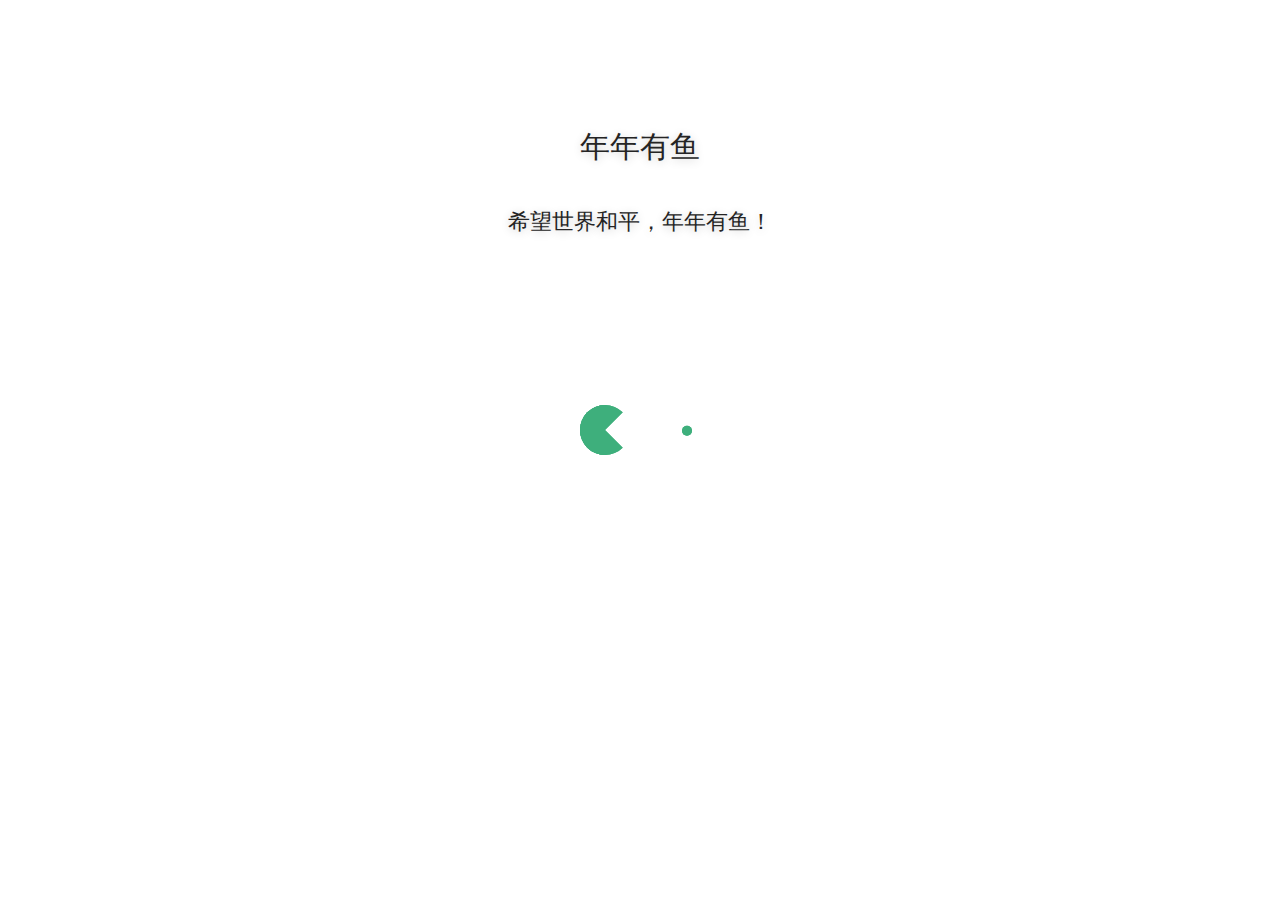
<file: index.html>
<!DOCTYPE html>
<html lang="en-US">
  <head>
    <meta charset="utf-8">
    <meta name="viewport" content="width=device-width,initial-scale=1">
    <title>年年有鱼</title>
    <meta name="generator" content="VuePress 1.7.1">
    
    <meta name="description" content="希望世界和平，年年有鱼！">
    <meta name="viewport" content="width=device-width,initial-scale=1,user-scalable=no">
    
    <link rel="preload" href="/assets/css/0.styles.1155f190.css" as="style"><link rel="preload" href="/assets/js/app.8697c203.js" as="script"><link rel="preload" href="/assets/js/4.918b7ef9.js" as="script"><link rel="preload" href="/assets/js/1.c2aaa8d7.js" as="script"><link rel="preload" href="/assets/js/11.a704790f.js" as="script"><link rel="prefetch" href="/assets/js/10.21792c92.js"><link rel="prefetch" href="/assets/js/12.2ce9f6bc.js"><link rel="prefetch" href="/assets/js/13.84c06ec0.js"><link rel="prefetch" href="/assets/js/14.161a763f.js"><link rel="prefetch" href="/assets/js/15.f3c03137.js"><link rel="prefetch" href="/assets/js/5.1196332a.js"><link rel="prefetch" href="/assets/js/6.5edfed3c.js"><link rel="prefetch" href="/assets/js/7.eb806c47.js"><link rel="prefetch" href="/assets/js/8.09720390.js"><link rel="prefetch" href="/assets/js/9.4947c43f.js"><link rel="prefetch" href="/assets/js/vendors~flowchart.f502ac6d.js">
    <link rel="stylesheet" href="/assets/css/0.styles.1155f190.css">
  </head>
  <body>
    <div id="app" data-server-rendered="true"><div class="theme-container no-sidebar" data-v-2d5f533b><div data-v-2d5f533b><div id="loader-wrapper" class="loading-wrapper" data-v-d48f4d20 data-v-2d5f533b data-v-2d5f533b><div class="loader-main" data-v-d48f4d20><div data-v-d48f4d20></div><div data-v-d48f4d20></div><div data-v-d48f4d20></div><div data-v-d48f4d20></div></div> <h3 class="title" data-v-d48f4d20>年年有鱼</h3> <p class="description" data-v-d48f4d20>希望世界和平，年年有鱼！</p></div> <div class="password-shadow password-wrapper-out" style="display:none;" data-v-64685f0e data-v-2d5f533b data-v-2d5f533b><h3 class="title" style="display:none;" data-v-64685f0e data-v-64685f0e>年年有鱼</h3> <!----> <label id="box" class="inputBox" style="display:none;" data-v-64685f0e data-v-64685f0e><input type="password" value="" data-v-64685f0e> <span data-v-64685f0e>Konck! Knock!</span> <button data-v-64685f0e>OK</button></label> <div class="footer" style="display:none;" data-v-64685f0e data-v-64685f0e><span data-v-64685f0e><i class="iconfont reco-theme" data-v-64685f0e></i> <a target="blank" href="https://vuepress-theme-reco.recoluan.com" data-v-64685f0e>vuePress-theme-reco</a></span> <span data-v-64685f0e><i class="iconfont reco-copyright" data-v-64685f0e></i> <a data-v-64685f0e><span data-v-64685f0e>年年有鱼</span>
            
          <!---->
          2020
        </a></span></div></div> <div class="hide" data-v-2d5f533b><header class="navbar" data-v-2d5f533b><div class="sidebar-button"><svg xmlns="http://www.w3.org/2000/svg" aria-hidden="true" role="img" viewBox="0 0 448 512" class="icon"><path fill="currentColor" d="M436 124H12c-6.627 0-12-5.373-12-12V80c0-6.627 5.373-12 12-12h424c6.627 0 12 5.373 12 12v32c0 6.627-5.373 12-12 12zm0 160H12c-6.627 0-12-5.373-12-12v-32c0-6.627 5.373-12 12-12h424c6.627 0 12 5.373 12 12v32c0 6.627-5.373 12-12 12zm0 160H12c-6.627 0-12-5.373-12-12v-32c0-6.627 5.373-12 12-12h424c6.627 0 12 5.373 12 12v32c0 6.627-5.373 12-12 12z"></path></svg></div> <a href="/" aria-current="page" class="home-link router-link-exact-active router-link-active"><img src="/assets/img/logo.jpg" alt="年年有鱼" class="logo"> <span class="site-name">年年有鱼</span></a> <div class="links"><div class="color-picker"><a class="color-button"><i class="iconfont reco-color"></i></a> <div class="color-picker-menu" style="display:none;"><div class="mode-options"><h4 class="title">Choose mode</h4> <ul class="color-mode-options"><li class="dark">dark</li><li class="auto active">auto</li><li class="light">light</li></ul></div></div></div> <div class="search-box"><i class="iconfont reco-search"></i> <input aria-label="Search" autocomplete="off" spellcheck="false" value=""> <!----></div> <nav class="nav-links can-hide"><div class="nav-item"><div class="dropdown-wrapper"><a class="dropdown-title"><span class="title"><i class="iconfont reco-category"></i>
      Category
    </span> <span class="arrow right"></span></a> <ul class="nav-dropdown" style="display:none;"><li class="dropdown-item"><!----> <a href="/categories/embeded linux/" class="nav-link"><i class="iconfont undefined"></i>
  embeded linux
</a></li><li class="dropdown-item"><!----> <a href="/categories/前端/" class="nav-link"><i class="iconfont undefined"></i>
  前端
</a></li></ul></div></div><div class="nav-item"><a href="/tag/" class="nav-link"><i class="iconfont reco-tag"></i>
  Tag
</a></div><div class="nav-item"><a href="/timeline/" class="nav-link"><i class="iconfont reco-date"></i>
  TimeLine
</a></div> <!----></nav></div></header> <div class="sidebar-mask" data-v-2d5f533b></div> <aside class="sidebar" data-v-2d5f533b><div class="personal-info-wrapper" data-v-ca798c94 data-v-2d5f533b><img src="/assets/img/logo.jpg" alt="author-avatar" class="personal-img" data-v-ca798c94> <h3 class="name" data-v-ca798c94>
    年年有鱼
  </h3> <div class="num" data-v-ca798c94><div data-v-ca798c94><h3 data-v-ca798c94>2</h3> <h6 data-v-ca798c94>Article</h6></div> <div data-v-ca798c94><h3 data-v-ca798c94>3</h3> <h6 data-v-ca798c94>Tag</h6></div></div> <hr data-v-ca798c94></div> <nav class="nav-links"><div class="nav-item"><div class="dropdown-wrapper"><a class="dropdown-title"><span class="title"><i class="iconfont reco-category"></i>
      Category
    </span> <span class="arrow right"></span></a> <ul class="nav-dropdown" style="display:none;"><li class="dropdown-item"><!----> <a href="/categories/embeded linux/" class="nav-link"><i class="iconfont undefined"></i>
  embeded linux
</a></li><li class="dropdown-item"><!----> <a href="/categories/前端/" class="nav-link"><i class="iconfont undefined"></i>
  前端
</a></li></ul></div></div><div class="nav-item"><a href="/tag/" class="nav-link"><i class="iconfont reco-tag"></i>
  Tag
</a></div><div class="nav-item"><a href="/timeline/" class="nav-link"><i class="iconfont reco-date"></i>
  TimeLine
</a></div> <!----></nav> <!----> </aside> <div class="password-shadow password-wrapper-in" style="display:none;" data-v-64685f0e data-v-2d5f533b><h3 class="title" style="display:none;" data-v-64685f0e data-v-64685f0e></h3> <!----> <label id="box" class="inputBox" style="display:none;" data-v-64685f0e data-v-64685f0e><input type="password" value="" data-v-64685f0e> <span data-v-64685f0e>Konck! Knock!</span> <button data-v-64685f0e>OK</button></label> <div class="footer" style="display:none;" data-v-64685f0e data-v-64685f0e><span data-v-64685f0e><i class="iconfont reco-theme" data-v-64685f0e></i> <a target="blank" href="https://vuepress-theme-reco.recoluan.com" data-v-64685f0e>vuePress-theme-reco</a></span> <span data-v-64685f0e><i class="iconfont reco-copyright" data-v-64685f0e></i> <a data-v-64685f0e><span data-v-64685f0e>年年有鱼</span>
            
          <!---->
          2020
        </a></span></div></div> <div data-v-2d5f533b><div class="home-blog"><div class="hero" style="text-align:center;overflow:hidden;background:\n          url(/assets/img/bg.2cfdbb33.svg) center/cover no-repeat\n        ;"><div><!----> <!----> <!----></div></div> <div class="home-blog-wrapper" style="display:none;"><div class="blog-list"><div class="abstract-wrapper" data-v-b014bc36><div class="abstract-item" data-v-88899192 data-v-b014bc36><!----> <div class="title" data-v-88899192><!----> <a href="/post/ramdisk.html" data-v-88899192>ramdisk相关知识</a></div> <div class="abstract" data-v-88899192></div> <div data-v-3b7f5bdf data-v-88899192><i class="iconfont reco-account" data-v-3b7f5bdf><span data-v-3b7f5bdf>年年有鱼</span></i> <i class="iconfont reco-date" data-v-3b7f5bdf><span data-v-3b7f5bdf>2020-11-10</span></i> <!----> <i class="iconfont reco-tag tags" data-v-3b7f5bdf><span class="tag-item" data-v-3b7f5bdf>ramdisk</span></i></div></div><div class="abstract-item" data-v-88899192 data-v-b014bc36><!----> <div class="title" data-v-88899192><!----> <a href="/post/use-vuepress.html" data-v-88899192>使用vuepress创建个人站点</a></div> <div class="abstract" data-v-88899192></div> <div data-v-3b7f5bdf data-v-88899192><i class="iconfont reco-account" data-v-3b7f5bdf><span data-v-3b7f5bdf>年年有鱼</span></i> <i class="iconfont reco-date" data-v-3b7f5bdf><span data-v-3b7f5bdf>2020-10-23</span></i> <!----> <i class="iconfont reco-tag tags" data-v-3b7f5bdf><span class="tag-item" data-v-3b7f5bdf>vue</span><span class="tag-item" data-v-3b7f5bdf>blog</span></i></div></div></div> <div class="pagation pagation" style="display:none;" data-v-094d08e4><div class="pagation-list" data-v-094d08e4><span unselectable="on" class="jump" style="display:none;" data-v-094d08e4>Prev</span> <span class="jump" style="display:none;" data-v-094d08e4>1</span> <span class="ellipsis" style="display:none;" data-v-094d08e4>...</span> <span class="jump bgprimary" data-v-094d08e4>1</span> <span class="ellipsis" style="display:none;" data-v-094d08e4>...</span> <span class="jump" style="display:none;" data-v-094d08e4>1</span> <span class="jump" style="display:none;" data-v-094d08e4>Next</span> <span class="jumppoint" data-v-094d08e4>Jump To</span> <span class="jumpinp" data-v-094d08e4><input type="text" value="" data-v-094d08e4></span> <span class="jump gobtn" data-v-094d08e4>Go</span></div></div></div> <div class="info-wrapper"><div class="personal-info-wrapper" data-v-ca798c94><img src="/assets/img/logo.jpg" alt="author-avatar" class="personal-img" data-v-ca798c94> <h3 class="name" data-v-ca798c94>
    年年有鱼
  </h3> <div class="num" data-v-ca798c94><div data-v-ca798c94><h3 data-v-ca798c94>2</h3> <h6 data-v-ca798c94>Article</h6></div> <div data-v-ca798c94><h3 data-v-ca798c94>3</h3> <h6 data-v-ca798c94>Tag</h6></div></div> <hr data-v-ca798c94></div> <h4><i class="iconfont reco-category"></i> Category</h4> <ul class="category-wrapper"><li class="category-item"><a href="/categories/embeded linux/"><span class="category-name">embeded linux</span> <span class="post-num" style="background-color:#fb9b5f;">1</span></a></li><li class="category-item"><a href="/categories/前端/"><span class="category-name">前端</span> <span class="post-num" style="background-color:#f26d6d;">1</span></a></li></ul> <hr> <h4><i class="iconfont reco-tag"></i> Tag</h4> <div class="tags" data-v-bb4232a6><span style="background-color:#849b87;" data-v-bb4232a6>All</span><span style="background-color:#849b87;" data-v-bb4232a6>ramdisk</span><span style="background-color:#849b87;" data-v-bb4232a6>vue</span><span style="background-color:#f47e60;" data-v-bb4232a6>blog</span></div> <!----> <div class="friend-link-wrapper" data-v-00d18f84></div></div></div> <div custom="" class="home-center content__default" style="display:none;"></div></div> <div class="footer-wrapper footer" data-v-125ceb1c><span data-v-125ceb1c><i class="iconfont reco-theme" data-v-125ceb1c></i> <a target="blank" href="https://vuepress-theme-reco.recoluan.com" data-v-125ceb1c>vuepress-theme-reco@1.5.7</a></span> <!----> <span data-v-125ceb1c><i class="iconfont reco-copyright" data-v-125ceb1c></i> <a data-v-125ceb1c><span data-v-125ceb1c>年年有鱼</span>
        
      <!---->
      2020
    </a></span> <span style="display:none;" data-v-125ceb1c><i class="iconfont reco-eye" data-v-125ceb1c></i> <span id="/" data-flag-title="Your Article Title" class="leancloud-visitors" data-v-125ceb1c><a class="leancloud-visitors-count"></a></span></span> <!----> <div class="comments-wrapper" style="display:none;" data-v-125ceb1c><!----></div></div></div></div></div></div><div class="global-ui"><div class="back-to-ceiling" style="right:1rem;bottom:6rem;width:2.5rem;height:2.5rem;border-radius:.25rem;line-height:2.5rem;display:none;" data-v-c6073ba8 data-v-c6073ba8><svg t="1574745035067" viewBox="0 0 1024 1024" version="1.1" xmlns="http://www.w3.org/2000/svg" p-id="5404" class="icon" data-v-c6073ba8><path d="M526.60727968 10.90185116a27.675 27.675 0 0 0-29.21455937 0c-131.36607665 82.28402758-218.69155461 228.01873535-218.69155402 394.07834331a462.20625001 462.20625001 0 0 0 5.36959153 69.94390903c1.00431239 6.55289093-0.34802892 13.13561351-3.76865779 18.80351572-32.63518765 54.11355614-51.75690182 118.55860487-51.7569018 187.94566865a371.06718723 371.06718723 0 0 0 11.50484808 91.98906777c6.53300375 25.50556257 41.68394495 28.14064038 52.69160883 4.22606766 17.37162448-37.73630017 42.14135425-72.50938081 72.80769204-103.21549295 2.18761121 3.04276886 4.15646224 6.24463696 6.40373557 9.22774369a1871.4375 1871.4375 0 0 0 140.04691725 5.34970492 1866.36093723 1866.36093723 0 0 0 140.04691723-5.34970492c2.24727335-2.98310674 4.21612437-6.18497483 6.3937923-9.2178004 30.66633723 30.70611158 55.4360664 65.4791928 72.80769147 103.21549355 11.00766384 23.91457269 46.15860503 21.27949489 52.69160879-4.22606768a371.15156223 371.15156223 0 0 0 11.514792-91.99901164c0-69.36717486-19.13165746-133.82216804-51.75690182-187.92578088-3.42062944-5.66790279-4.76302748-12.26056868-3.76865837-18.80351632a462.20625001 462.20625001 0 0 0 5.36959269-69.943909c-0.00994388-166.08943902-87.32547796-311.81420293-218.6915546-394.09823051zM605.93803103 357.87693858a93.93749974 93.93749974 0 1 1-187.89594924 6.1e-7 93.93749974 93.93749974 0 0 1 187.89594924-6.1e-7z" p-id="5405" data-v-c6073ba8></path><path d="M429.50777625 765.63860547C429.50777625 803.39355007 466.44236686 1000.39046097 512.00932183 1000.39046097c45.56695499 0 82.4922232-197.00623328 82.5015456-234.7518555 0-37.75494459-36.9345906-68.35043303-82.4922232-68.34111062-45.57627738-0.00932239-82.52019037 30.59548842-82.51086798 68.34111062z" p-id="5406" data-v-c6073ba8></path></svg></div></div></div>
    <script src="/assets/js/app.8697c203.js" defer></script><script src="/assets/js/4.918b7ef9.js" defer></script><script src="/assets/js/1.c2aaa8d7.js" defer></script><script src="/assets/js/11.a704790f.js" defer></script>
  </body>
</html>
</file>
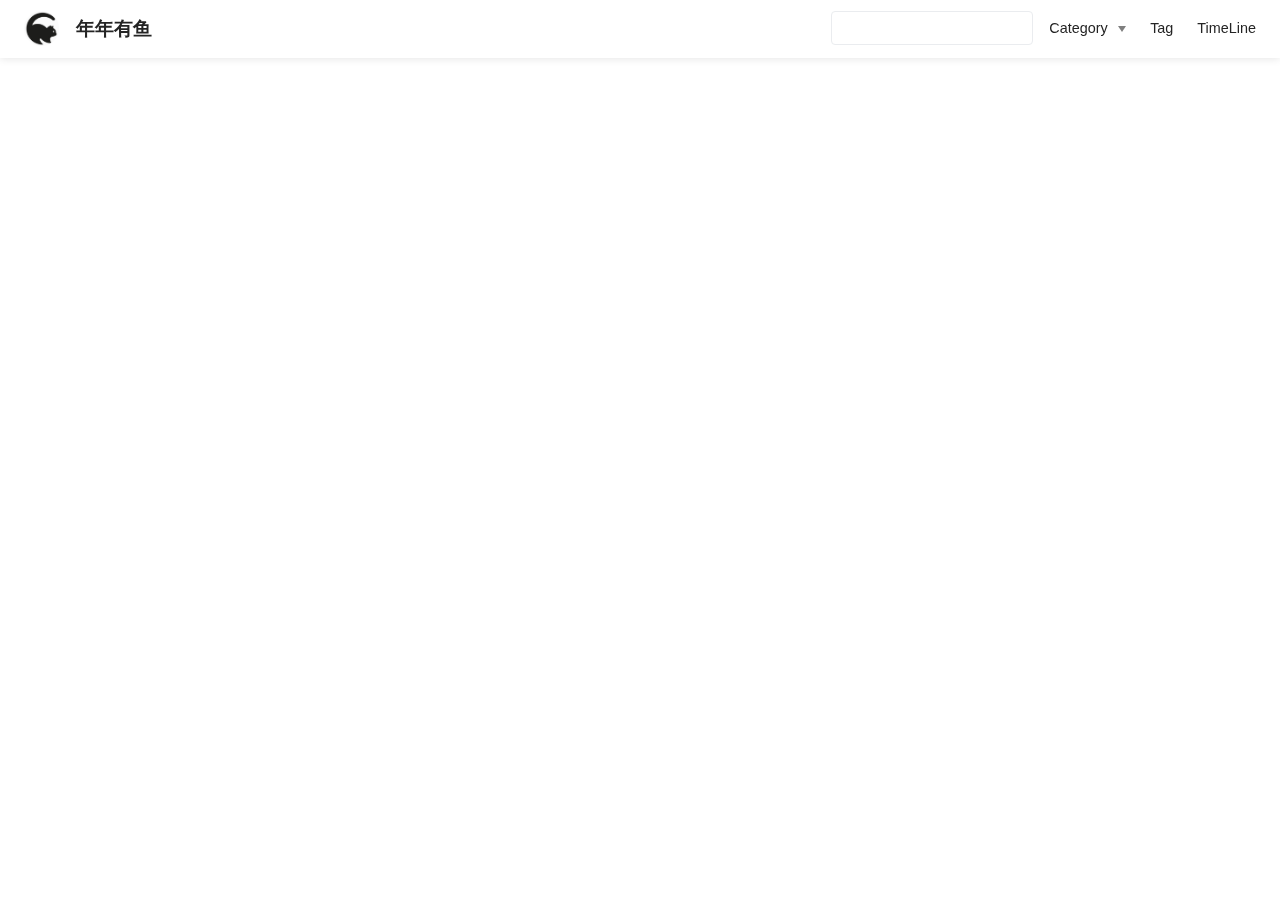
<file: categories/index.html>
<!DOCTYPE html>
<html lang="en-US">
  <head>
    <meta charset="utf-8">
    <meta name="viewport" content="width=device-width,initial-scale=1">
    <title>Categories | 年年有鱼</title>
    <meta name="generator" content="VuePress 1.7.1">
    
    <meta name="description" content="希望世界和平，年年有鱼！">
    <meta name="viewport" content="width=device-width,initial-scale=1,user-scalable=no">
    
    <link rel="preload" href="/assets/css/0.styles.1155f190.css" as="style"><link rel="preload" href="/assets/js/app.8697c203.js" as="script"><link rel="preload" href="/assets/js/4.918b7ef9.js" as="script"><link rel="preload" href="/assets/js/1.c2aaa8d7.js" as="script"><link rel="prefetch" href="/assets/js/10.21792c92.js"><link rel="prefetch" href="/assets/js/11.a704790f.js"><link rel="prefetch" href="/assets/js/12.2ce9f6bc.js"><link rel="prefetch" href="/assets/js/13.84c06ec0.js"><link rel="prefetch" href="/assets/js/14.161a763f.js"><link rel="prefetch" href="/assets/js/15.f3c03137.js"><link rel="prefetch" href="/assets/js/5.1196332a.js"><link rel="prefetch" href="/assets/js/6.5edfed3c.js"><link rel="prefetch" href="/assets/js/7.eb806c47.js"><link rel="prefetch" href="/assets/js/8.09720390.js"><link rel="prefetch" href="/assets/js/9.4947c43f.js"><link rel="prefetch" href="/assets/js/vendors~flowchart.f502ac6d.js">
    <link rel="stylesheet" href="/assets/css/0.styles.1155f190.css">
  </head>
  <body>
    <div id="app" data-server-rendered="true"><div class="theme-container no-sidebar" data-v-2d5f533b><div data-v-2d5f533b><div id="loader-wrapper" class="loading-wrapper" data-v-d48f4d20 data-v-2d5f533b data-v-2d5f533b><div class="loader-main" data-v-d48f4d20><div data-v-d48f4d20></div><div data-v-d48f4d20></div><div data-v-d48f4d20></div><div data-v-d48f4d20></div></div> <!----> <!----></div> <div class="password-shadow password-wrapper-out" style="display:none;" data-v-64685f0e data-v-2d5f533b data-v-2d5f533b><h3 class="title" style="display:none;" data-v-64685f0e data-v-64685f0e>年年有鱼</h3> <!----> <label id="box" class="inputBox" style="display:none;" data-v-64685f0e data-v-64685f0e><input type="password" value="" data-v-64685f0e> <span data-v-64685f0e>Konck! Knock!</span> <button data-v-64685f0e>OK</button></label> <div class="footer" style="display:none;" data-v-64685f0e data-v-64685f0e><span data-v-64685f0e><i class="iconfont reco-theme" data-v-64685f0e></i> <a target="blank" href="https://vuepress-theme-reco.recoluan.com" data-v-64685f0e>vuePress-theme-reco</a></span> <span data-v-64685f0e><i class="iconfont reco-copyright" data-v-64685f0e></i> <a data-v-64685f0e><span data-v-64685f0e>年年有鱼</span>
            
          <!---->
          2020
        </a></span></div></div> <div class="hide" data-v-2d5f533b><header class="navbar" data-v-2d5f533b><div class="sidebar-button"><svg xmlns="http://www.w3.org/2000/svg" aria-hidden="true" role="img" viewBox="0 0 448 512" class="icon"><path fill="currentColor" d="M436 124H12c-6.627 0-12-5.373-12-12V80c0-6.627 5.373-12 12-12h424c6.627 0 12 5.373 12 12v32c0 6.627-5.373 12-12 12zm0 160H12c-6.627 0-12-5.373-12-12v-32c0-6.627 5.373-12 12-12h424c6.627 0 12 5.373 12 12v32c0 6.627-5.373 12-12 12zm0 160H12c-6.627 0-12-5.373-12-12v-32c0-6.627 5.373-12 12-12h424c6.627 0 12 5.373 12 12v32c0 6.627-5.373 12-12 12z"></path></svg></div> <a href="/" class="home-link router-link-active"><img src="/assets/img/logo.jpg" alt="年年有鱼" class="logo"> <span class="site-name">年年有鱼</span></a> <div class="links"><div class="color-picker"><a class="color-button"><i class="iconfont reco-color"></i></a> <div class="color-picker-menu" style="display:none;"><div class="mode-options"><h4 class="title">Choose mode</h4> <ul class="color-mode-options"><li class="dark">dark</li><li class="auto active">auto</li><li class="light">light</li></ul></div></div></div> <div class="search-box"><i class="iconfont reco-search"></i> <input aria-label="Search" autocomplete="off" spellcheck="false" value=""> <!----></div> <nav class="nav-links can-hide"><div class="nav-item"><div class="dropdown-wrapper"><a class="dropdown-title"><span class="title"><i class="iconfont reco-category"></i>
      Category
    </span> <span class="arrow right"></span></a> <ul class="nav-dropdown" style="display:none;"><li class="dropdown-item"><!----> <a href="/categories/embeded linux/" class="nav-link"><i class="iconfont undefined"></i>
  embeded linux
</a></li><li class="dropdown-item"><!----> <a href="/categories/前端/" class="nav-link"><i class="iconfont undefined"></i>
  前端
</a></li></ul></div></div><div class="nav-item"><a href="/tag/" class="nav-link"><i class="iconfont reco-tag"></i>
  Tag
</a></div><div class="nav-item"><a href="/timeline/" class="nav-link"><i class="iconfont reco-date"></i>
  TimeLine
</a></div> <!----></nav></div></header> <div class="sidebar-mask" data-v-2d5f533b></div> <aside class="sidebar" data-v-2d5f533b><div class="personal-info-wrapper" data-v-ca798c94 data-v-2d5f533b><img src="/assets/img/logo.jpg" alt="author-avatar" class="personal-img" data-v-ca798c94> <h3 class="name" data-v-ca798c94>
    年年有鱼
  </h3> <div class="num" data-v-ca798c94><div data-v-ca798c94><h3 data-v-ca798c94>2</h3> <h6 data-v-ca798c94>Article</h6></div> <div data-v-ca798c94><h3 data-v-ca798c94>3</h3> <h6 data-v-ca798c94>Tag</h6></div></div> <hr data-v-ca798c94></div> <nav class="nav-links"><div class="nav-item"><div class="dropdown-wrapper"><a class="dropdown-title"><span class="title"><i class="iconfont reco-category"></i>
      Category
    </span> <span class="arrow right"></span></a> <ul class="nav-dropdown" style="display:none;"><li class="dropdown-item"><!----> <a href="/categories/embeded linux/" class="nav-link"><i class="iconfont undefined"></i>
  embeded linux
</a></li><li class="dropdown-item"><!----> <a href="/categories/前端/" class="nav-link"><i class="iconfont undefined"></i>
  前端
</a></li></ul></div></div><div class="nav-item"><a href="/tag/" class="nav-link"><i class="iconfont reco-tag"></i>
  Tag
</a></div><div class="nav-item"><a href="/timeline/" class="nav-link"><i class="iconfont reco-date"></i>
  TimeLine
</a></div> <!----></nav> <!----> </aside> <div class="password-shadow password-wrapper-in" style="display:none;" data-v-64685f0e data-v-2d5f533b><h3 class="title" style="display:none;" data-v-64685f0e data-v-64685f0e>Categories</h3> <!----> <label id="box" class="inputBox" style="display:none;" data-v-64685f0e data-v-64685f0e><input type="password" value="" data-v-64685f0e> <span data-v-64685f0e>Konck! Knock!</span> <button data-v-64685f0e>OK</button></label> <div class="footer" style="display:none;" data-v-64685f0e data-v-64685f0e><span data-v-64685f0e><i class="iconfont reco-theme" data-v-64685f0e></i> <a target="blank" href="https://vuepress-theme-reco.recoluan.com" data-v-64685f0e>vuePress-theme-reco</a></span> <span data-v-64685f0e><i class="iconfont reco-copyright" data-v-64685f0e></i> <a data-v-64685f0e><span data-v-64685f0e>年年有鱼</span>
            
          <!---->
          2020
        </a></span></div></div> <div data-v-2d5f533b><main class="page" style="padding-right:0;"><div class="page-title" style="display:none;"><h1 class="title"></h1> <div data-v-3b7f5bdf><i class="iconfont reco-account" data-v-3b7f5bdf><span data-v-3b7f5bdf>年年有鱼</span></i> <!----> <!----> <!----></div></div> <!----> <footer class="page-edit" style="display:none;"><!----> <!----></footer> <!----> <!----> <!----></main> <!----></div></div></div></div><div class="global-ui"><div class="back-to-ceiling" style="right:1rem;bottom:6rem;width:2.5rem;height:2.5rem;border-radius:.25rem;line-height:2.5rem;display:none;" data-v-c6073ba8 data-v-c6073ba8><svg t="1574745035067" viewBox="0 0 1024 1024" version="1.1" xmlns="http://www.w3.org/2000/svg" p-id="5404" class="icon" data-v-c6073ba8><path d="M526.60727968 10.90185116a27.675 27.675 0 0 0-29.21455937 0c-131.36607665 82.28402758-218.69155461 228.01873535-218.69155402 394.07834331a462.20625001 462.20625001 0 0 0 5.36959153 69.94390903c1.00431239 6.55289093-0.34802892 13.13561351-3.76865779 18.80351572-32.63518765 54.11355614-51.75690182 118.55860487-51.7569018 187.94566865a371.06718723 371.06718723 0 0 0 11.50484808 91.98906777c6.53300375 25.50556257 41.68394495 28.14064038 52.69160883 4.22606766 17.37162448-37.73630017 42.14135425-72.50938081 72.80769204-103.21549295 2.18761121 3.04276886 4.15646224 6.24463696 6.40373557 9.22774369a1871.4375 1871.4375 0 0 0 140.04691725 5.34970492 1866.36093723 1866.36093723 0 0 0 140.04691723-5.34970492c2.24727335-2.98310674 4.21612437-6.18497483 6.3937923-9.2178004 30.66633723 30.70611158 55.4360664 65.4791928 72.80769147 103.21549355 11.00766384 23.91457269 46.15860503 21.27949489 52.69160879-4.22606768a371.15156223 371.15156223 0 0 0 11.514792-91.99901164c0-69.36717486-19.13165746-133.82216804-51.75690182-187.92578088-3.42062944-5.66790279-4.76302748-12.26056868-3.76865837-18.80351632a462.20625001 462.20625001 0 0 0 5.36959269-69.943909c-0.00994388-166.08943902-87.32547796-311.81420293-218.6915546-394.09823051zM605.93803103 357.87693858a93.93749974 93.93749974 0 1 1-187.89594924 6.1e-7 93.93749974 93.93749974 0 0 1 187.89594924-6.1e-7z" p-id="5405" data-v-c6073ba8></path><path d="M429.50777625 765.63860547C429.50777625 803.39355007 466.44236686 1000.39046097 512.00932183 1000.39046097c45.56695499 0 82.4922232-197.00623328 82.5015456-234.7518555 0-37.75494459-36.9345906-68.35043303-82.4922232-68.34111062-45.57627738-0.00932239-82.52019037 30.59548842-82.51086798 68.34111062z" p-id="5406" data-v-c6073ba8></path></svg></div></div></div>
    <script src="/assets/js/app.8697c203.js" defer></script><script src="/assets/js/4.918b7ef9.js" defer></script><script src="/assets/js/1.c2aaa8d7.js" defer></script>
  </body>
</html>
</file>
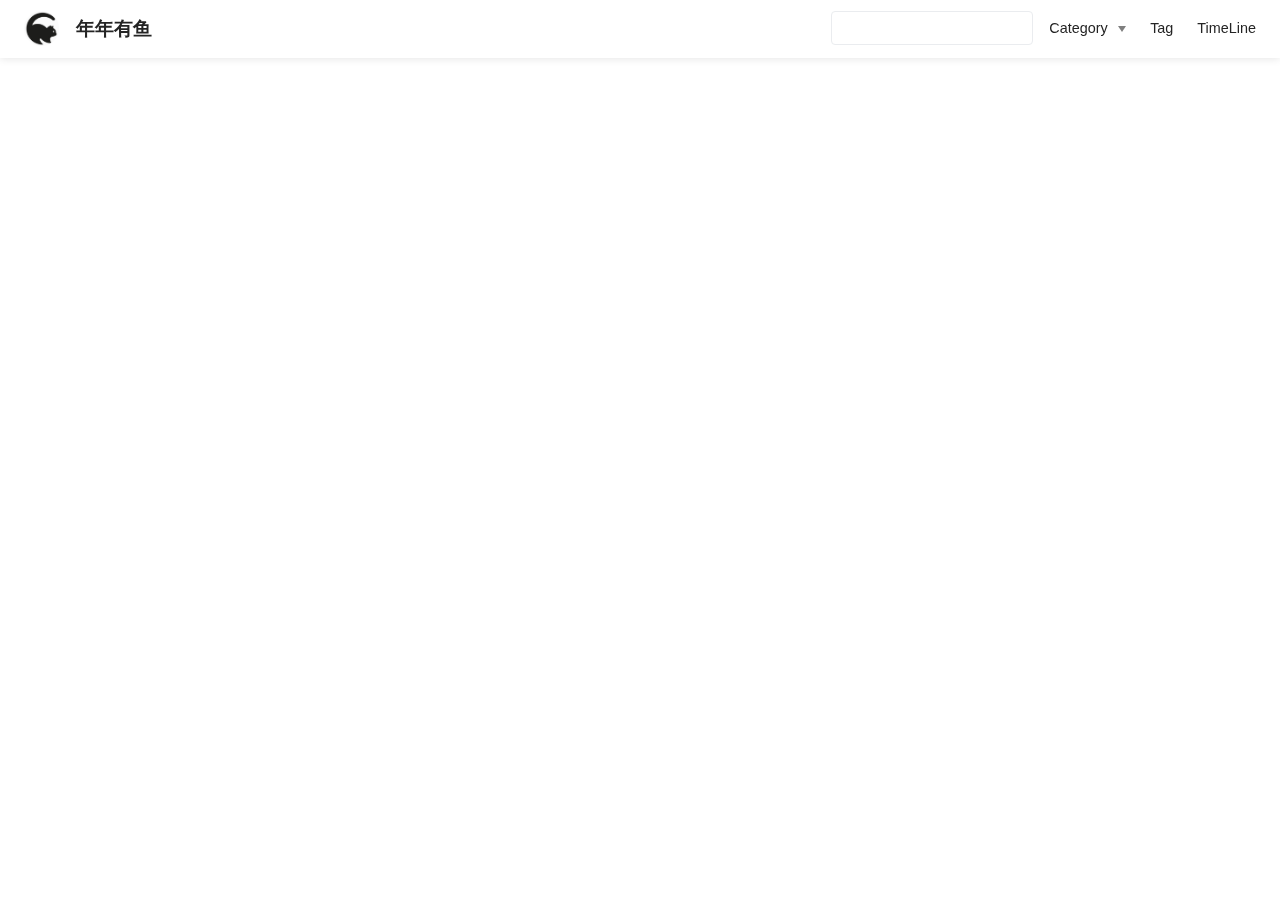
<file: post/index.html>
<!DOCTYPE html>
<html lang="en-US">
  <head>
    <meta charset="utf-8">
    <meta name="viewport" content="width=device-width,initial-scale=1">
    <title>年年有鱼</title>
    <meta name="generator" content="VuePress 1.7.1">
    
    <meta name="description" content="希望世界和平，年年有鱼！">
    <meta name="viewport" content="width=device-width,initial-scale=1,user-scalable=no">
    
    <link rel="preload" href="/assets/css/0.styles.1155f190.css" as="style"><link rel="preload" href="/assets/js/app.8697c203.js" as="script"><link rel="preload" href="/assets/js/4.918b7ef9.js" as="script"><link rel="preload" href="/assets/js/1.c2aaa8d7.js" as="script"><link rel="preload" href="/assets/js/13.84c06ec0.js" as="script"><link rel="prefetch" href="/assets/js/10.21792c92.js"><link rel="prefetch" href="/assets/js/11.a704790f.js"><link rel="prefetch" href="/assets/js/12.2ce9f6bc.js"><link rel="prefetch" href="/assets/js/14.161a763f.js"><link rel="prefetch" href="/assets/js/15.f3c03137.js"><link rel="prefetch" href="/assets/js/5.1196332a.js"><link rel="prefetch" href="/assets/js/6.5edfed3c.js"><link rel="prefetch" href="/assets/js/7.eb806c47.js"><link rel="prefetch" href="/assets/js/8.09720390.js"><link rel="prefetch" href="/assets/js/9.4947c43f.js"><link rel="prefetch" href="/assets/js/vendors~flowchart.f502ac6d.js">
    <link rel="stylesheet" href="/assets/css/0.styles.1155f190.css">
  </head>
  <body>
    <div id="app" data-server-rendered="true"><div class="theme-container no-sidebar" data-v-2d5f533b><div data-v-2d5f533b><div id="loader-wrapper" class="loading-wrapper" data-v-d48f4d20 data-v-2d5f533b data-v-2d5f533b><div class="loader-main" data-v-d48f4d20><div data-v-d48f4d20></div><div data-v-d48f4d20></div><div data-v-d48f4d20></div><div data-v-d48f4d20></div></div> <!----> <!----></div> <div class="password-shadow password-wrapper-out" style="display:none;" data-v-64685f0e data-v-2d5f533b data-v-2d5f533b><h3 class="title" style="display:none;" data-v-64685f0e data-v-64685f0e>年年有鱼</h3> <!----> <label id="box" class="inputBox" style="display:none;" data-v-64685f0e data-v-64685f0e><input type="password" value="" data-v-64685f0e> <span data-v-64685f0e>Konck! Knock!</span> <button data-v-64685f0e>OK</button></label> <div class="footer" style="display:none;" data-v-64685f0e data-v-64685f0e><span data-v-64685f0e><i class="iconfont reco-theme" data-v-64685f0e></i> <a target="blank" href="https://vuepress-theme-reco.recoluan.com" data-v-64685f0e>vuePress-theme-reco</a></span> <span data-v-64685f0e><i class="iconfont reco-copyright" data-v-64685f0e></i> <a data-v-64685f0e><span data-v-64685f0e>年年有鱼</span>
            
          <!---->
          2020
        </a></span></div></div> <div class="hide" data-v-2d5f533b><header class="navbar" data-v-2d5f533b><div class="sidebar-button"><svg xmlns="http://www.w3.org/2000/svg" aria-hidden="true" role="img" viewBox="0 0 448 512" class="icon"><path fill="currentColor" d="M436 124H12c-6.627 0-12-5.373-12-12V80c0-6.627 5.373-12 12-12h424c6.627 0 12 5.373 12 12v32c0 6.627-5.373 12-12 12zm0 160H12c-6.627 0-12-5.373-12-12v-32c0-6.627 5.373-12 12-12h424c6.627 0 12 5.373 12 12v32c0 6.627-5.373 12-12 12zm0 160H12c-6.627 0-12-5.373-12-12v-32c0-6.627 5.373-12 12-12h424c6.627 0 12 5.373 12 12v32c0 6.627-5.373 12-12 12z"></path></svg></div> <a href="/" class="home-link router-link-active"><img src="/assets/img/logo.jpg" alt="年年有鱼" class="logo"> <span class="site-name">年年有鱼</span></a> <div class="links"><div class="color-picker"><a class="color-button"><i class="iconfont reco-color"></i></a> <div class="color-picker-menu" style="display:none;"><div class="mode-options"><h4 class="title">Choose mode</h4> <ul class="color-mode-options"><li class="dark">dark</li><li class="auto active">auto</li><li class="light">light</li></ul></div></div></div> <div class="search-box"><i class="iconfont reco-search"></i> <input aria-label="Search" autocomplete="off" spellcheck="false" value=""> <!----></div> <nav class="nav-links can-hide"><div class="nav-item"><div class="dropdown-wrapper"><a class="dropdown-title"><span class="title"><i class="iconfont reco-category"></i>
      Category
    </span> <span class="arrow right"></span></a> <ul class="nav-dropdown" style="display:none;"><li class="dropdown-item"><!----> <a href="/categories/embeded linux/" class="nav-link"><i class="iconfont undefined"></i>
  embeded linux
</a></li><li class="dropdown-item"><!----> <a href="/categories/前端/" class="nav-link"><i class="iconfont undefined"></i>
  前端
</a></li></ul></div></div><div class="nav-item"><a href="/tag/" class="nav-link"><i class="iconfont reco-tag"></i>
  Tag
</a></div><div class="nav-item"><a href="/timeline/" class="nav-link"><i class="iconfont reco-date"></i>
  TimeLine
</a></div> <!----></nav></div></header> <div class="sidebar-mask" data-v-2d5f533b></div> <aside class="sidebar" data-v-2d5f533b><div class="personal-info-wrapper" data-v-ca798c94 data-v-2d5f533b><img src="/assets/img/logo.jpg" alt="author-avatar" class="personal-img" data-v-ca798c94> <h3 class="name" data-v-ca798c94>
    年年有鱼
  </h3> <div class="num" data-v-ca798c94><div data-v-ca798c94><h3 data-v-ca798c94>2</h3> <h6 data-v-ca798c94>Article</h6></div> <div data-v-ca798c94><h3 data-v-ca798c94>3</h3> <h6 data-v-ca798c94>Tag</h6></div></div> <hr data-v-ca798c94></div> <nav class="nav-links"><div class="nav-item"><div class="dropdown-wrapper"><a class="dropdown-title"><span class="title"><i class="iconfont reco-category"></i>
      Category
    </span> <span class="arrow right"></span></a> <ul class="nav-dropdown" style="display:none;"><li class="dropdown-item"><!----> <a href="/categories/embeded linux/" class="nav-link"><i class="iconfont undefined"></i>
  embeded linux
</a></li><li class="dropdown-item"><!----> <a href="/categories/前端/" class="nav-link"><i class="iconfont undefined"></i>
  前端
</a></li></ul></div></div><div class="nav-item"><a href="/tag/" class="nav-link"><i class="iconfont reco-tag"></i>
  Tag
</a></div><div class="nav-item"><a href="/timeline/" class="nav-link"><i class="iconfont reco-date"></i>
  TimeLine
</a></div> <!----></nav> <!----> </aside> <div class="password-shadow password-wrapper-in" style="display:none;" data-v-64685f0e data-v-2d5f533b><h3 class="title" style="display:none;" data-v-64685f0e data-v-64685f0e></h3> <!----> <label id="box" class="inputBox" style="display:none;" data-v-64685f0e data-v-64685f0e><input type="password" value="" data-v-64685f0e> <span data-v-64685f0e>Konck! Knock!</span> <button data-v-64685f0e>OK</button></label> <div class="footer" style="display:none;" data-v-64685f0e data-v-64685f0e><span data-v-64685f0e><i class="iconfont reco-theme" data-v-64685f0e></i> <a target="blank" href="https://vuepress-theme-reco.recoluan.com" data-v-64685f0e>vuePress-theme-reco</a></span> <span data-v-64685f0e><i class="iconfont reco-copyright" data-v-64685f0e></i> <a data-v-64685f0e><span data-v-64685f0e>年年有鱼</span>
            
          <!---->
          2020
        </a></span></div></div> <div data-v-2d5f533b><main class="page" style="padding-right:0;"><div class="page-title" style="display:none;"><h1 class="title"></h1> <div data-v-3b7f5bdf><i class="iconfont reco-account" data-v-3b7f5bdf><span data-v-3b7f5bdf>年年有鱼</span></i> <!----> <!----> <!----></div></div> <div class="theme-reco-content content__default" style="display:none;"></div> <footer class="page-edit" style="display:none;"><!----> <!----></footer> <!----> <!----> <!----></main> <!----></div></div></div></div><div class="global-ui"><div class="back-to-ceiling" style="right:1rem;bottom:6rem;width:2.5rem;height:2.5rem;border-radius:.25rem;line-height:2.5rem;display:none;" data-v-c6073ba8 data-v-c6073ba8><svg t="1574745035067" viewBox="0 0 1024 1024" version="1.1" xmlns="http://www.w3.org/2000/svg" p-id="5404" class="icon" data-v-c6073ba8><path d="M526.60727968 10.90185116a27.675 27.675 0 0 0-29.21455937 0c-131.36607665 82.28402758-218.69155461 228.01873535-218.69155402 394.07834331a462.20625001 462.20625001 0 0 0 5.36959153 69.94390903c1.00431239 6.55289093-0.34802892 13.13561351-3.76865779 18.80351572-32.63518765 54.11355614-51.75690182 118.55860487-51.7569018 187.94566865a371.06718723 371.06718723 0 0 0 11.50484808 91.98906777c6.53300375 25.50556257 41.68394495 28.14064038 52.69160883 4.22606766 17.37162448-37.73630017 42.14135425-72.50938081 72.80769204-103.21549295 2.18761121 3.04276886 4.15646224 6.24463696 6.40373557 9.22774369a1871.4375 1871.4375 0 0 0 140.04691725 5.34970492 1866.36093723 1866.36093723 0 0 0 140.04691723-5.34970492c2.24727335-2.98310674 4.21612437-6.18497483 6.3937923-9.2178004 30.66633723 30.70611158 55.4360664 65.4791928 72.80769147 103.21549355 11.00766384 23.91457269 46.15860503 21.27949489 52.69160879-4.22606768a371.15156223 371.15156223 0 0 0 11.514792-91.99901164c0-69.36717486-19.13165746-133.82216804-51.75690182-187.92578088-3.42062944-5.66790279-4.76302748-12.26056868-3.76865837-18.80351632a462.20625001 462.20625001 0 0 0 5.36959269-69.943909c-0.00994388-166.08943902-87.32547796-311.81420293-218.6915546-394.09823051zM605.93803103 357.87693858a93.93749974 93.93749974 0 1 1-187.89594924 6.1e-7 93.93749974 93.93749974 0 0 1 187.89594924-6.1e-7z" p-id="5405" data-v-c6073ba8></path><path d="M429.50777625 765.63860547C429.50777625 803.39355007 466.44236686 1000.39046097 512.00932183 1000.39046097c45.56695499 0 82.4922232-197.00623328 82.5015456-234.7518555 0-37.75494459-36.9345906-68.35043303-82.4922232-68.34111062-45.57627738-0.00932239-82.52019037 30.59548842-82.51086798 68.34111062z" p-id="5406" data-v-c6073ba8></path></svg></div></div></div>
    <script src="/assets/js/app.8697c203.js" defer></script><script src="/assets/js/4.918b7ef9.js" defer></script><script src="/assets/js/1.c2aaa8d7.js" defer></script><script src="/assets/js/13.84c06ec0.js" defer></script>
  </body>
</html>
</file>
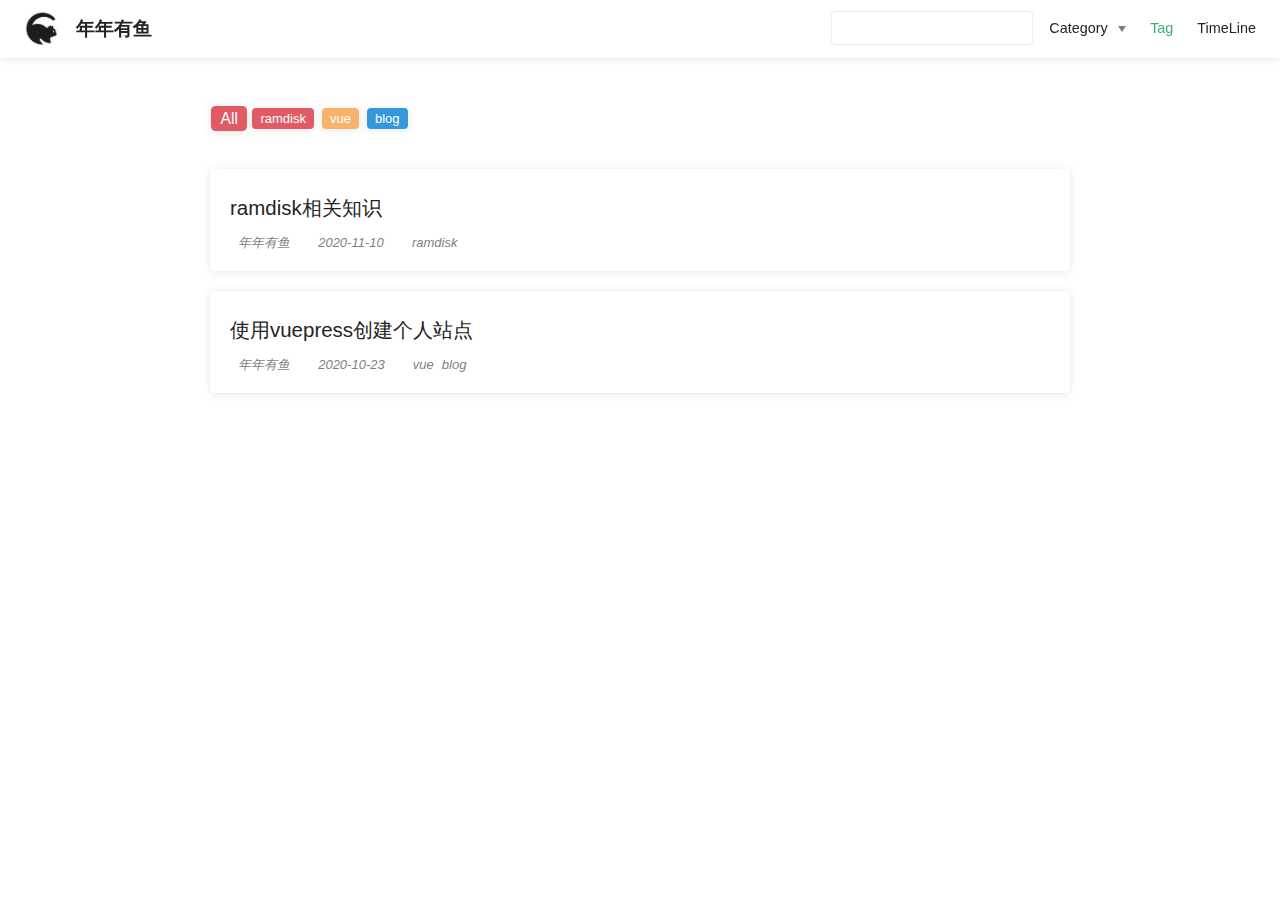
<file: tag/index.html>
<!DOCTYPE html>
<html lang="en-US">
  <head>
    <meta charset="utf-8">
    <meta name="viewport" content="width=device-width,initial-scale=1">
    <title>Tags | 年年有鱼</title>
    <meta name="generator" content="VuePress 1.7.1">
    
    <meta name="description" content="希望世界和平，年年有鱼！">
    <meta name="viewport" content="width=device-width,initial-scale=1,user-scalable=no">
    
    <link rel="preload" href="/assets/css/0.styles.1155f190.css" as="style"><link rel="preload" href="/assets/js/app.8697c203.js" as="script"><link rel="preload" href="/assets/js/6.5edfed3c.js" as="script"><link rel="preload" href="/assets/js/1.c2aaa8d7.js" as="script"><link rel="prefetch" href="/assets/js/10.21792c92.js"><link rel="prefetch" href="/assets/js/11.a704790f.js"><link rel="prefetch" href="/assets/js/12.2ce9f6bc.js"><link rel="prefetch" href="/assets/js/13.84c06ec0.js"><link rel="prefetch" href="/assets/js/14.161a763f.js"><link rel="prefetch" href="/assets/js/15.f3c03137.js"><link rel="prefetch" href="/assets/js/4.918b7ef9.js"><link rel="prefetch" href="/assets/js/5.1196332a.js"><link rel="prefetch" href="/assets/js/7.eb806c47.js"><link rel="prefetch" href="/assets/js/8.09720390.js"><link rel="prefetch" href="/assets/js/9.4947c43f.js"><link rel="prefetch" href="/assets/js/vendors~flowchart.f502ac6d.js">
    <link rel="stylesheet" href="/assets/css/0.styles.1155f190.css">
  </head>
  <body>
    <div id="app" data-server-rendered="true"><div class="theme-container tags-wrapper no-sidebar" data-v-2d5f533b data-v-2604f3fe><div data-v-2d5f533b><div id="loader-wrapper" class="loading-wrapper" data-v-d48f4d20 data-v-2d5f533b data-v-2d5f533b><div class="loader-main" data-v-d48f4d20><div data-v-d48f4d20></div><div data-v-d48f4d20></div><div data-v-d48f4d20></div><div data-v-d48f4d20></div></div> <!----> <!----></div> <div class="password-shadow password-wrapper-out" style="display:none;" data-v-64685f0e data-v-2d5f533b data-v-2d5f533b><h3 class="title" style="display:none;" data-v-64685f0e data-v-64685f0e>年年有鱼</h3> <!----> <label id="box" class="inputBox" style="display:none;" data-v-64685f0e data-v-64685f0e><input type="password" value="" data-v-64685f0e> <span data-v-64685f0e>Konck! Knock!</span> <button data-v-64685f0e>OK</button></label> <div class="footer" style="display:none;" data-v-64685f0e data-v-64685f0e><span data-v-64685f0e><i class="iconfont reco-theme" data-v-64685f0e></i> <a target="blank" href="https://vuepress-theme-reco.recoluan.com" data-v-64685f0e>vuePress-theme-reco</a></span> <span data-v-64685f0e><i class="iconfont reco-copyright" data-v-64685f0e></i> <a data-v-64685f0e><span data-v-64685f0e>年年有鱼</span>
            
          <!---->
          2020
        </a></span></div></div> <div class="hide" data-v-2d5f533b><header class="navbar" data-v-2d5f533b><div class="sidebar-button"><svg xmlns="http://www.w3.org/2000/svg" aria-hidden="true" role="img" viewBox="0 0 448 512" class="icon"><path fill="currentColor" d="M436 124H12c-6.627 0-12-5.373-12-12V80c0-6.627 5.373-12 12-12h424c6.627 0 12 5.373 12 12v32c0 6.627-5.373 12-12 12zm0 160H12c-6.627 0-12-5.373-12-12v-32c0-6.627 5.373-12 12-12h424c6.627 0 12 5.373 12 12v32c0 6.627-5.373 12-12 12zm0 160H12c-6.627 0-12-5.373-12-12v-32c0-6.627 5.373-12 12-12h424c6.627 0 12 5.373 12 12v32c0 6.627-5.373 12-12 12z"></path></svg></div> <a href="/" class="home-link router-link-active"><img src="/assets/img/logo.jpg" alt="年年有鱼" class="logo"> <span class="site-name">年年有鱼</span></a> <div class="links"><div class="color-picker"><a class="color-button"><i class="iconfont reco-color"></i></a> <div class="color-picker-menu" style="display:none;"><div class="mode-options"><h4 class="title">Choose mode</h4> <ul class="color-mode-options"><li class="dark">dark</li><li class="auto active">auto</li><li class="light">light</li></ul></div></div></div> <div class="search-box"><i class="iconfont reco-search"></i> <input aria-label="Search" autocomplete="off" spellcheck="false" value=""> <!----></div> <nav class="nav-links can-hide"><div class="nav-item"><div class="dropdown-wrapper"><a class="dropdown-title"><span class="title"><i class="iconfont reco-category"></i>
      Category
    </span> <span class="arrow right"></span></a> <ul class="nav-dropdown" style="display:none;"><li class="dropdown-item"><!----> <a href="/categories/embeded linux/" class="nav-link"><i class="iconfont undefined"></i>
  embeded linux
</a></li><li class="dropdown-item"><!----> <a href="/categories/前端/" class="nav-link"><i class="iconfont undefined"></i>
  前端
</a></li></ul></div></div><div class="nav-item"><a href="/tag/" aria-current="page" class="nav-link router-link-exact-active router-link-active"><i class="iconfont reco-tag"></i>
  Tag
</a></div><div class="nav-item"><a href="/timeline/" class="nav-link"><i class="iconfont reco-date"></i>
  TimeLine
</a></div> <!----></nav></div></header> <div class="sidebar-mask" data-v-2d5f533b></div> <aside class="sidebar" data-v-2d5f533b><div class="personal-info-wrapper" data-v-ca798c94 data-v-2d5f533b><img src="/assets/img/logo.jpg" alt="author-avatar" class="personal-img" data-v-ca798c94> <h3 class="name" data-v-ca798c94>
    年年有鱼
  </h3> <div class="num" data-v-ca798c94><div data-v-ca798c94><h3 data-v-ca798c94>2</h3> <h6 data-v-ca798c94>Article</h6></div> <div data-v-ca798c94><h3 data-v-ca798c94>3</h3> <h6 data-v-ca798c94>Tag</h6></div></div> <hr data-v-ca798c94></div> <nav class="nav-links"><div class="nav-item"><div class="dropdown-wrapper"><a class="dropdown-title"><span class="title"><i class="iconfont reco-category"></i>
      Category
    </span> <span class="arrow right"></span></a> <ul class="nav-dropdown" style="display:none;"><li class="dropdown-item"><!----> <a href="/categories/embeded linux/" class="nav-link"><i class="iconfont undefined"></i>
  embeded linux
</a></li><li class="dropdown-item"><!----> <a href="/categories/前端/" class="nav-link"><i class="iconfont undefined"></i>
  前端
</a></li></ul></div></div><div class="nav-item"><a href="/tag/" aria-current="page" class="nav-link router-link-exact-active router-link-active"><i class="iconfont reco-tag"></i>
  Tag
</a></div><div class="nav-item"><a href="/timeline/" class="nav-link"><i class="iconfont reco-date"></i>
  TimeLine
</a></div> <!----></nav> <!----> </aside> <div class="password-shadow password-wrapper-in" style="display:none;" data-v-64685f0e data-v-2d5f533b><h3 class="title" style="display:none;" data-v-64685f0e data-v-64685f0e>Tags</h3> <!----> <label id="box" class="inputBox" style="display:none;" data-v-64685f0e data-v-64685f0e><input type="password" value="" data-v-64685f0e> <span data-v-64685f0e>Konck! Knock!</span> <button data-v-64685f0e>OK</button></label> <div class="footer" style="display:none;" data-v-64685f0e data-v-64685f0e><span data-v-64685f0e><i class="iconfont reco-theme" data-v-64685f0e></i> <a target="blank" href="https://vuepress-theme-reco.recoluan.com" data-v-64685f0e>vuePress-theme-reco</a></span> <span data-v-64685f0e><i class="iconfont reco-copyright" data-v-64685f0e></i> <a data-v-64685f0e><span data-v-64685f0e>年年有鱼</span>
            
          <!---->
          2020
        </a></span></div></div> <div data-v-2d5f533b><div class="tags" style="display:none;" data-v-bb4232a6 data-v-2604f3fe data-v-2604f3fe><span class="active" style="background-color:#abbd81;" data-v-bb4232a6>All</span><span style="background-color:#67cc86;" data-v-bb4232a6>ramdisk</span><span style="background-color:#f26d6d;" data-v-bb4232a6>vue</span><span style="background-color:#67cc86;" data-v-bb4232a6>blog</span></div> <div class="abstract-wrapper list" style="display:none;" data-v-b014bc36 data-v-2604f3fe data-v-2604f3fe><div class="abstract-item" data-v-88899192 data-v-b014bc36><!----> <div class="title" data-v-88899192><!----> <a href="/post/ramdisk.html" data-v-88899192>ramdisk相关知识</a></div> <div class="abstract" data-v-88899192></div> <div data-v-3b7f5bdf data-v-88899192><i class="iconfont reco-account" data-v-3b7f5bdf><span data-v-3b7f5bdf>年年有鱼</span></i> <i class="iconfont reco-date" data-v-3b7f5bdf><span data-v-3b7f5bdf>2020-11-10</span></i> <!----> <i class="iconfont reco-tag tags" data-v-3b7f5bdf><span class="tag-item" data-v-3b7f5bdf>ramdisk</span></i></div></div><div class="abstract-item" data-v-88899192 data-v-b014bc36><!----> <div class="title" data-v-88899192><!----> <a href="/post/use-vuepress.html" data-v-88899192>使用vuepress创建个人站点</a></div> <div class="abstract" data-v-88899192></div> <div data-v-3b7f5bdf data-v-88899192><i class="iconfont reco-account" data-v-3b7f5bdf><span data-v-3b7f5bdf>年年有鱼</span></i> <i class="iconfont reco-date" data-v-3b7f5bdf><span data-v-3b7f5bdf>2020-10-23</span></i> <!----> <i class="iconfont reco-tag tags" data-v-3b7f5bdf><span class="tag-item" data-v-3b7f5bdf>vue</span><span class="tag-item" data-v-3b7f5bdf>blog</span></i></div></div></div> <div class="pagation pagation" style="display:none;" data-v-094d08e4 data-v-2604f3fe data-v-2604f3fe><div class="pagation-list" data-v-094d08e4><span unselectable="on" class="jump" style="display:none;" data-v-094d08e4>Prev</span> <span class="jump" style="display:none;" data-v-094d08e4>1</span> <span class="ellipsis" style="display:none;" data-v-094d08e4>...</span> <span class="jump bgprimary" data-v-094d08e4>1</span> <span class="ellipsis" style="display:none;" data-v-094d08e4>...</span> <span class="jump" style="display:none;" data-v-094d08e4>1</span> <span class="jump" style="display:none;" data-v-094d08e4>Next</span> <span class="jumppoint" data-v-094d08e4>Jump To</span> <span class="jumpinp" data-v-094d08e4><input type="text" value="" data-v-094d08e4></span> <span class="jump gobtn" data-v-094d08e4>Go</span></div></div></div></div></div></div><div class="global-ui"><div class="back-to-ceiling" style="right:1rem;bottom:6rem;width:2.5rem;height:2.5rem;border-radius:.25rem;line-height:2.5rem;display:none;" data-v-c6073ba8 data-v-c6073ba8><svg t="1574745035067" viewBox="0 0 1024 1024" version="1.1" xmlns="http://www.w3.org/2000/svg" p-id="5404" class="icon" data-v-c6073ba8><path d="M526.60727968 10.90185116a27.675 27.675 0 0 0-29.21455937 0c-131.36607665 82.28402758-218.69155461 228.01873535-218.69155402 394.07834331a462.20625001 462.20625001 0 0 0 5.36959153 69.94390903c1.00431239 6.55289093-0.34802892 13.13561351-3.76865779 18.80351572-32.63518765 54.11355614-51.75690182 118.55860487-51.7569018 187.94566865a371.06718723 371.06718723 0 0 0 11.50484808 91.98906777c6.53300375 25.50556257 41.68394495 28.14064038 52.69160883 4.22606766 17.37162448-37.73630017 42.14135425-72.50938081 72.80769204-103.21549295 2.18761121 3.04276886 4.15646224 6.24463696 6.40373557 9.22774369a1871.4375 1871.4375 0 0 0 140.04691725 5.34970492 1866.36093723 1866.36093723 0 0 0 140.04691723-5.34970492c2.24727335-2.98310674 4.21612437-6.18497483 6.3937923-9.2178004 30.66633723 30.70611158 55.4360664 65.4791928 72.80769147 103.21549355 11.00766384 23.91457269 46.15860503 21.27949489 52.69160879-4.22606768a371.15156223 371.15156223 0 0 0 11.514792-91.99901164c0-69.36717486-19.13165746-133.82216804-51.75690182-187.92578088-3.42062944-5.66790279-4.76302748-12.26056868-3.76865837-18.80351632a462.20625001 462.20625001 0 0 0 5.36959269-69.943909c-0.00994388-166.08943902-87.32547796-311.81420293-218.6915546-394.09823051zM605.93803103 357.87693858a93.93749974 93.93749974 0 1 1-187.89594924 6.1e-7 93.93749974 93.93749974 0 0 1 187.89594924-6.1e-7z" p-id="5405" data-v-c6073ba8></path><path d="M429.50777625 765.63860547C429.50777625 803.39355007 466.44236686 1000.39046097 512.00932183 1000.39046097c45.56695499 0 82.4922232-197.00623328 82.5015456-234.7518555 0-37.75494459-36.9345906-68.35043303-82.4922232-68.34111062-45.57627738-0.00932239-82.52019037 30.59548842-82.51086798 68.34111062z" p-id="5406" data-v-c6073ba8></path></svg></div></div></div>
    <script src="/assets/js/app.8697c203.js" defer></script><script src="/assets/js/6.5edfed3c.js" defer></script><script src="/assets/js/1.c2aaa8d7.js" defer></script>
  </body>
</html>
</file>
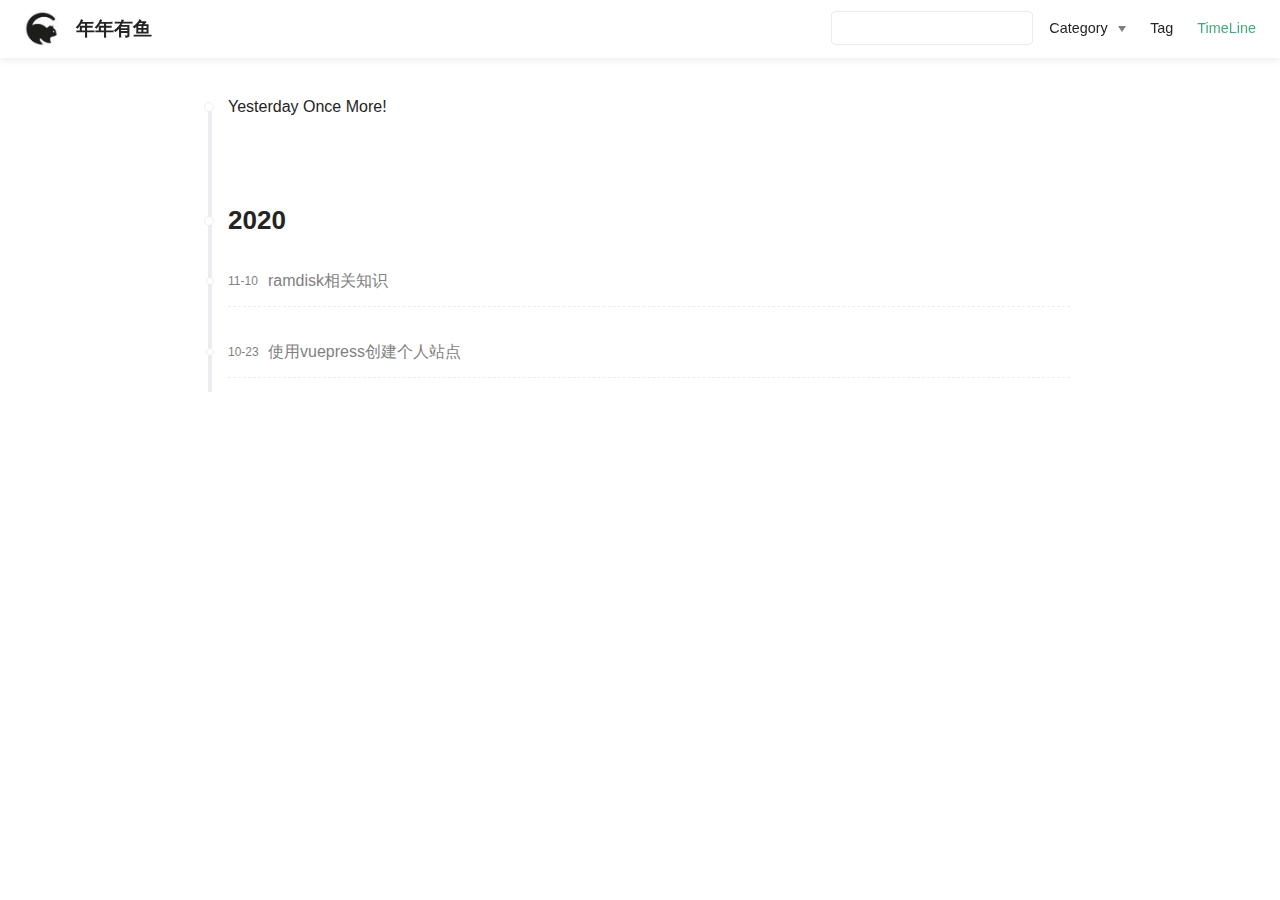
<file: timeline/index.html>
<!DOCTYPE html>
<html lang="en-US">
  <head>
    <meta charset="utf-8">
    <meta name="viewport" content="width=device-width,initial-scale=1">
    <title>Timeline | 年年有鱼</title>
    <meta name="generator" content="VuePress 1.7.1">
    
    <meta name="description" content="希望世界和平，年年有鱼！">
    <meta name="viewport" content="width=device-width,initial-scale=1,user-scalable=no">
    
    <link rel="preload" href="/assets/css/0.styles.1155f190.css" as="style"><link rel="preload" href="/assets/js/app.8697c203.js" as="script"><link rel="preload" href="/assets/js/10.21792c92.js" as="script"><link rel="preload" href="/assets/js/1.c2aaa8d7.js" as="script"><link rel="prefetch" href="/assets/js/11.a704790f.js"><link rel="prefetch" href="/assets/js/12.2ce9f6bc.js"><link rel="prefetch" href="/assets/js/13.84c06ec0.js"><link rel="prefetch" href="/assets/js/14.161a763f.js"><link rel="prefetch" href="/assets/js/15.f3c03137.js"><link rel="prefetch" href="/assets/js/4.918b7ef9.js"><link rel="prefetch" href="/assets/js/5.1196332a.js"><link rel="prefetch" href="/assets/js/6.5edfed3c.js"><link rel="prefetch" href="/assets/js/7.eb806c47.js"><link rel="prefetch" href="/assets/js/8.09720390.js"><link rel="prefetch" href="/assets/js/9.4947c43f.js"><link rel="prefetch" href="/assets/js/vendors~flowchart.f502ac6d.js">
    <link rel="stylesheet" href="/assets/css/0.styles.1155f190.css">
  </head>
  <body>
    <div id="app" data-server-rendered="true"><div class="theme-container timeline-wrapper no-sidebar" data-v-2d5f533b data-v-1eea6600><div data-v-2d5f533b><div id="loader-wrapper" class="loading-wrapper" data-v-d48f4d20 data-v-2d5f533b data-v-2d5f533b><div class="loader-main" data-v-d48f4d20><div data-v-d48f4d20></div><div data-v-d48f4d20></div><div data-v-d48f4d20></div><div data-v-d48f4d20></div></div> <!----> <!----></div> <div class="password-shadow password-wrapper-out" style="display:none;" data-v-64685f0e data-v-2d5f533b data-v-2d5f533b><h3 class="title" style="display:none;" data-v-64685f0e data-v-64685f0e>年年有鱼</h3> <!----> <label id="box" class="inputBox" style="display:none;" data-v-64685f0e data-v-64685f0e><input type="password" value="" data-v-64685f0e> <span data-v-64685f0e>Konck! Knock!</span> <button data-v-64685f0e>OK</button></label> <div class="footer" style="display:none;" data-v-64685f0e data-v-64685f0e><span data-v-64685f0e><i class="iconfont reco-theme" data-v-64685f0e></i> <a target="blank" href="https://vuepress-theme-reco.recoluan.com" data-v-64685f0e>vuePress-theme-reco</a></span> <span data-v-64685f0e><i class="iconfont reco-copyright" data-v-64685f0e></i> <a data-v-64685f0e><span data-v-64685f0e>年年有鱼</span>
            
          <!---->
          2020
        </a></span></div></div> <div class="hide" data-v-2d5f533b><header class="navbar" data-v-2d5f533b><div class="sidebar-button"><svg xmlns="http://www.w3.org/2000/svg" aria-hidden="true" role="img" viewBox="0 0 448 512" class="icon"><path fill="currentColor" d="M436 124H12c-6.627 0-12-5.373-12-12V80c0-6.627 5.373-12 12-12h424c6.627 0 12 5.373 12 12v32c0 6.627-5.373 12-12 12zm0 160H12c-6.627 0-12-5.373-12-12v-32c0-6.627 5.373-12 12-12h424c6.627 0 12 5.373 12 12v32c0 6.627-5.373 12-12 12zm0 160H12c-6.627 0-12-5.373-12-12v-32c0-6.627 5.373-12 12-12h424c6.627 0 12 5.373 12 12v32c0 6.627-5.373 12-12 12z"></path></svg></div> <a href="/" class="home-link router-link-active"><img src="/assets/img/logo.jpg" alt="年年有鱼" class="logo"> <span class="site-name">年年有鱼</span></a> <div class="links"><div class="color-picker"><a class="color-button"><i class="iconfont reco-color"></i></a> <div class="color-picker-menu" style="display:none;"><div class="mode-options"><h4 class="title">Choose mode</h4> <ul class="color-mode-options"><li class="dark">dark</li><li class="auto active">auto</li><li class="light">light</li></ul></div></div></div> <div class="search-box"><i class="iconfont reco-search"></i> <input aria-label="Search" autocomplete="off" spellcheck="false" value=""> <!----></div> <nav class="nav-links can-hide"><div class="nav-item"><div class="dropdown-wrapper"><a class="dropdown-title"><span class="title"><i class="iconfont reco-category"></i>
      Category
    </span> <span class="arrow right"></span></a> <ul class="nav-dropdown" style="display:none;"><li class="dropdown-item"><!----> <a href="/categories/embeded linux/" class="nav-link"><i class="iconfont undefined"></i>
  embeded linux
</a></li><li class="dropdown-item"><!----> <a href="/categories/前端/" class="nav-link"><i class="iconfont undefined"></i>
  前端
</a></li></ul></div></div><div class="nav-item"><a href="/tag/" class="nav-link"><i class="iconfont reco-tag"></i>
  Tag
</a></div><div class="nav-item"><a href="/timeline/" aria-current="page" class="nav-link router-link-exact-active router-link-active"><i class="iconfont reco-date"></i>
  TimeLine
</a></div> <!----></nav></div></header> <div class="sidebar-mask" data-v-2d5f533b></div> <aside class="sidebar" data-v-2d5f533b><div class="personal-info-wrapper" data-v-ca798c94 data-v-2d5f533b><img src="/assets/img/logo.jpg" alt="author-avatar" class="personal-img" data-v-ca798c94> <h3 class="name" data-v-ca798c94>
    年年有鱼
  </h3> <div class="num" data-v-ca798c94><div data-v-ca798c94><h3 data-v-ca798c94>2</h3> <h6 data-v-ca798c94>Article</h6></div> <div data-v-ca798c94><h3 data-v-ca798c94>3</h3> <h6 data-v-ca798c94>Tag</h6></div></div> <hr data-v-ca798c94></div> <nav class="nav-links"><div class="nav-item"><div class="dropdown-wrapper"><a class="dropdown-title"><span class="title"><i class="iconfont reco-category"></i>
      Category
    </span> <span class="arrow right"></span></a> <ul class="nav-dropdown" style="display:none;"><li class="dropdown-item"><!----> <a href="/categories/embeded linux/" class="nav-link"><i class="iconfont undefined"></i>
  embeded linux
</a></li><li class="dropdown-item"><!----> <a href="/categories/前端/" class="nav-link"><i class="iconfont undefined"></i>
  前端
</a></li></ul></div></div><div class="nav-item"><a href="/tag/" class="nav-link"><i class="iconfont reco-tag"></i>
  Tag
</a></div><div class="nav-item"><a href="/timeline/" aria-current="page" class="nav-link router-link-exact-active router-link-active"><i class="iconfont reco-date"></i>
  TimeLine
</a></div> <!----></nav> <!----> </aside> <div class="password-shadow password-wrapper-in" style="display:none;" data-v-64685f0e data-v-2d5f533b><h3 class="title" style="display:none;" data-v-64685f0e data-v-64685f0e>Timeline</h3> <!----> <label id="box" class="inputBox" style="display:none;" data-v-64685f0e data-v-64685f0e><input type="password" value="" data-v-64685f0e> <span data-v-64685f0e>Konck! Knock!</span> <button data-v-64685f0e>OK</button></label> <div class="footer" style="display:none;" data-v-64685f0e data-v-64685f0e><span data-v-64685f0e><i class="iconfont reco-theme" data-v-64685f0e></i> <a target="blank" href="https://vuepress-theme-reco.recoluan.com" data-v-64685f0e>vuePress-theme-reco</a></span> <span data-v-64685f0e><i class="iconfont reco-copyright" data-v-64685f0e></i> <a data-v-64685f0e><span data-v-64685f0e>年年有鱼</span>
            
          <!---->
          2020
        </a></span></div></div> <div data-v-2d5f533b><ul class="timeline-content" data-v-2d5f533b data-v-1eea6600><li class="desc" style="display:none;" data-v-1eea6600 data-v-1eea6600>Yesterday Once More!</li> <li style="display:none;" data-v-1eea6600 data-v-1eea6600><h3 class="year" data-v-1eea6600>2020</h3> <ul class="year-wrapper" data-v-1eea6600><li data-v-1eea6600><span class="date" data-v-1eea6600>11-10</span> <span class="title" data-v-1eea6600>ramdisk相关知识</span></li><li data-v-1eea6600><span class="date" data-v-1eea6600>10-23</span> <span class="title" data-v-1eea6600>使用vuepress创建个人站点</span></li></ul></li></ul></div></div></div></div><div class="global-ui"><div class="back-to-ceiling" style="right:1rem;bottom:6rem;width:2.5rem;height:2.5rem;border-radius:.25rem;line-height:2.5rem;display:none;" data-v-c6073ba8 data-v-c6073ba8><svg t="1574745035067" viewBox="0 0 1024 1024" version="1.1" xmlns="http://www.w3.org/2000/svg" p-id="5404" class="icon" data-v-c6073ba8><path d="M526.60727968 10.90185116a27.675 27.675 0 0 0-29.21455937 0c-131.36607665 82.28402758-218.69155461 228.01873535-218.69155402 394.07834331a462.20625001 462.20625001 0 0 0 5.36959153 69.94390903c1.00431239 6.55289093-0.34802892 13.13561351-3.76865779 18.80351572-32.63518765 54.11355614-51.75690182 118.55860487-51.7569018 187.94566865a371.06718723 371.06718723 0 0 0 11.50484808 91.98906777c6.53300375 25.50556257 41.68394495 28.14064038 52.69160883 4.22606766 17.37162448-37.73630017 42.14135425-72.50938081 72.80769204-103.21549295 2.18761121 3.04276886 4.15646224 6.24463696 6.40373557 9.22774369a1871.4375 1871.4375 0 0 0 140.04691725 5.34970492 1866.36093723 1866.36093723 0 0 0 140.04691723-5.34970492c2.24727335-2.98310674 4.21612437-6.18497483 6.3937923-9.2178004 30.66633723 30.70611158 55.4360664 65.4791928 72.80769147 103.21549355 11.00766384 23.91457269 46.15860503 21.27949489 52.69160879-4.22606768a371.15156223 371.15156223 0 0 0 11.514792-91.99901164c0-69.36717486-19.13165746-133.82216804-51.75690182-187.92578088-3.42062944-5.66790279-4.76302748-12.26056868-3.76865837-18.80351632a462.20625001 462.20625001 0 0 0 5.36959269-69.943909c-0.00994388-166.08943902-87.32547796-311.81420293-218.6915546-394.09823051zM605.93803103 357.87693858a93.93749974 93.93749974 0 1 1-187.89594924 6.1e-7 93.93749974 93.93749974 0 0 1 187.89594924-6.1e-7z" p-id="5405" data-v-c6073ba8></path><path d="M429.50777625 765.63860547C429.50777625 803.39355007 466.44236686 1000.39046097 512.00932183 1000.39046097c45.56695499 0 82.4922232-197.00623328 82.5015456-234.7518555 0-37.75494459-36.9345906-68.35043303-82.4922232-68.34111062-45.57627738-0.00932239-82.52019037 30.59548842-82.51086798 68.34111062z" p-id="5406" data-v-c6073ba8></path></svg></div></div></div>
    <script src="/assets/js/app.8697c203.js" defer></script><script src="/assets/js/10.21792c92.js" defer></script><script src="/assets/js/1.c2aaa8d7.js" defer></script>
  </body>
</html>
</file>
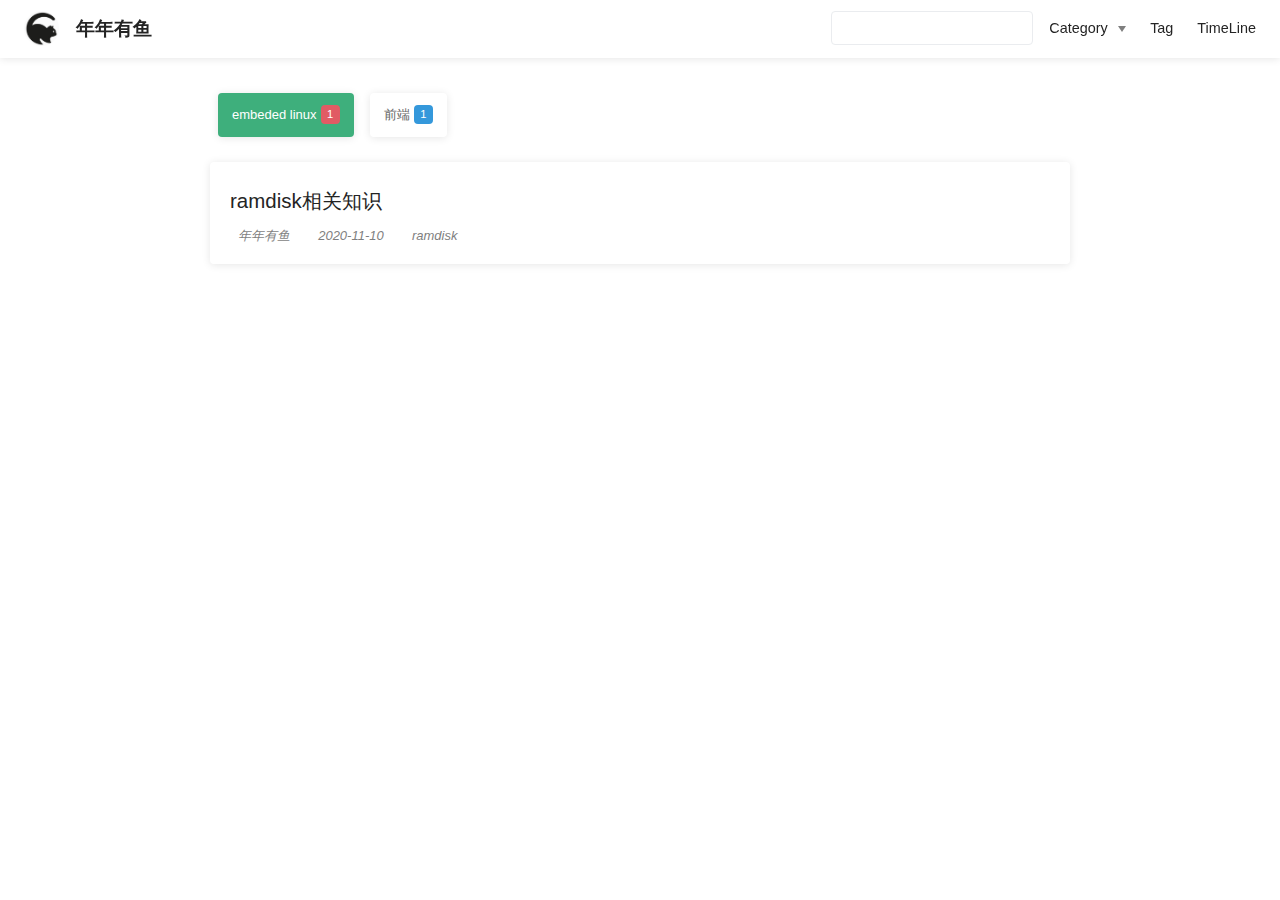
<file: categories/embeded linux/index.html>
<!DOCTYPE html>
<html lang="en-US">
  <head>
    <meta charset="utf-8">
    <meta name="viewport" content="width=device-width,initial-scale=1">
    <title>embeded linux Categories | 年年有鱼</title>
    <meta name="generator" content="VuePress 1.7.1">
    
    <meta name="description" content="希望世界和平，年年有鱼！">
    <meta name="viewport" content="width=device-width,initial-scale=1,user-scalable=no">
    
    <link rel="preload" href="/assets/css/0.styles.1155f190.css" as="style"><link rel="preload" href="/assets/js/app.8697c203.js" as="script"><link rel="preload" href="/assets/js/7.eb806c47.js" as="script"><link rel="preload" href="/assets/js/1.c2aaa8d7.js" as="script"><link rel="prefetch" href="/assets/js/10.21792c92.js"><link rel="prefetch" href="/assets/js/11.a704790f.js"><link rel="prefetch" href="/assets/js/12.2ce9f6bc.js"><link rel="prefetch" href="/assets/js/13.84c06ec0.js"><link rel="prefetch" href="/assets/js/14.161a763f.js"><link rel="prefetch" href="/assets/js/15.f3c03137.js"><link rel="prefetch" href="/assets/js/4.918b7ef9.js"><link rel="prefetch" href="/assets/js/5.1196332a.js"><link rel="prefetch" href="/assets/js/6.5edfed3c.js"><link rel="prefetch" href="/assets/js/8.09720390.js"><link rel="prefetch" href="/assets/js/9.4947c43f.js"><link rel="prefetch" href="/assets/js/vendors~flowchart.f502ac6d.js">
    <link rel="stylesheet" href="/assets/css/0.styles.1155f190.css">
  </head>
  <body>
    <div id="app" data-server-rendered="true"><div class="theme-container categories-wrapper no-sidebar" data-v-2d5f533b data-v-32b438eb><div data-v-2d5f533b><div id="loader-wrapper" class="loading-wrapper" data-v-d48f4d20 data-v-2d5f533b data-v-2d5f533b><div class="loader-main" data-v-d48f4d20><div data-v-d48f4d20></div><div data-v-d48f4d20></div><div data-v-d48f4d20></div><div data-v-d48f4d20></div></div> <!----> <!----></div> <div class="password-shadow password-wrapper-out" style="display:none;" data-v-64685f0e data-v-2d5f533b data-v-2d5f533b><h3 class="title" style="display:none;" data-v-64685f0e data-v-64685f0e>年年有鱼</h3> <!----> <label id="box" class="inputBox" style="display:none;" data-v-64685f0e data-v-64685f0e><input type="password" value="" data-v-64685f0e> <span data-v-64685f0e>Konck! Knock!</span> <button data-v-64685f0e>OK</button></label> <div class="footer" style="display:none;" data-v-64685f0e data-v-64685f0e><span data-v-64685f0e><i class="iconfont reco-theme" data-v-64685f0e></i> <a target="blank" href="https://vuepress-theme-reco.recoluan.com" data-v-64685f0e>vuePress-theme-reco</a></span> <span data-v-64685f0e><i class="iconfont reco-copyright" data-v-64685f0e></i> <a data-v-64685f0e><span data-v-64685f0e>年年有鱼</span>
            
          <!---->
          2020
        </a></span></div></div> <div class="hide" data-v-2d5f533b><header class="navbar" data-v-2d5f533b><div class="sidebar-button"><svg xmlns="http://www.w3.org/2000/svg" aria-hidden="true" role="img" viewBox="0 0 448 512" class="icon"><path fill="currentColor" d="M436 124H12c-6.627 0-12-5.373-12-12V80c0-6.627 5.373-12 12-12h424c6.627 0 12 5.373 12 12v32c0 6.627-5.373 12-12 12zm0 160H12c-6.627 0-12-5.373-12-12v-32c0-6.627 5.373-12 12-12h424c6.627 0 12 5.373 12 12v32c0 6.627-5.373 12-12 12zm0 160H12c-6.627 0-12-5.373-12-12v-32c0-6.627 5.373-12 12-12h424c6.627 0 12 5.373 12 12v32c0 6.627-5.373 12-12 12z"></path></svg></div> <a href="/" class="home-link router-link-active"><img src="/assets/img/logo.jpg" alt="年年有鱼" class="logo"> <span class="site-name">年年有鱼</span></a> <div class="links"><div class="color-picker"><a class="color-button"><i class="iconfont reco-color"></i></a> <div class="color-picker-menu" style="display:none;"><div class="mode-options"><h4 class="title">Choose mode</h4> <ul class="color-mode-options"><li class="dark">dark</li><li class="auto active">auto</li><li class="light">light</li></ul></div></div></div> <div class="search-box"><i class="iconfont reco-search"></i> <input aria-label="Search" autocomplete="off" spellcheck="false" value=""> <!----></div> <nav class="nav-links can-hide"><div class="nav-item"><div class="dropdown-wrapper"><a class="dropdown-title"><span class="title"><i class="iconfont reco-category"></i>
      Category
    </span> <span class="arrow right"></span></a> <ul class="nav-dropdown" style="display:none;"><li class="dropdown-item"><!----> <a href="/categories/embeded linux/" aria-current="page" class="nav-link router-link-exact-active router-link-active"><i class="iconfont undefined"></i>
  embeded linux
</a></li><li class="dropdown-item"><!----> <a href="/categories/前端/" class="nav-link"><i class="iconfont undefined"></i>
  前端
</a></li></ul></div></div><div class="nav-item"><a href="/tag/" class="nav-link"><i class="iconfont reco-tag"></i>
  Tag
</a></div><div class="nav-item"><a href="/timeline/" class="nav-link"><i class="iconfont reco-date"></i>
  TimeLine
</a></div> <!----></nav></div></header> <div class="sidebar-mask" data-v-2d5f533b></div> <aside class="sidebar" data-v-2d5f533b><div class="personal-info-wrapper" data-v-ca798c94 data-v-2d5f533b><img src="/assets/img/logo.jpg" alt="author-avatar" class="personal-img" data-v-ca798c94> <h3 class="name" data-v-ca798c94>
    年年有鱼
  </h3> <div class="num" data-v-ca798c94><div data-v-ca798c94><h3 data-v-ca798c94>2</h3> <h6 data-v-ca798c94>Article</h6></div> <div data-v-ca798c94><h3 data-v-ca798c94>3</h3> <h6 data-v-ca798c94>Tag</h6></div></div> <hr data-v-ca798c94></div> <nav class="nav-links"><div class="nav-item"><div class="dropdown-wrapper"><a class="dropdown-title"><span class="title"><i class="iconfont reco-category"></i>
      Category
    </span> <span class="arrow right"></span></a> <ul class="nav-dropdown" style="display:none;"><li class="dropdown-item"><!----> <a href="/categories/embeded linux/" aria-current="page" class="nav-link router-link-exact-active router-link-active"><i class="iconfont undefined"></i>
  embeded linux
</a></li><li class="dropdown-item"><!----> <a href="/categories/前端/" class="nav-link"><i class="iconfont undefined"></i>
  前端
</a></li></ul></div></div><div class="nav-item"><a href="/tag/" class="nav-link"><i class="iconfont reco-tag"></i>
  Tag
</a></div><div class="nav-item"><a href="/timeline/" class="nav-link"><i class="iconfont reco-date"></i>
  TimeLine
</a></div> <!----></nav> <!----> </aside> <div class="password-shadow password-wrapper-in" style="display:none;" data-v-64685f0e data-v-2d5f533b><h3 class="title" style="display:none;" data-v-64685f0e data-v-64685f0e>embeded linux Categories</h3> <!----> <label id="box" class="inputBox" style="display:none;" data-v-64685f0e data-v-64685f0e><input type="password" value="" data-v-64685f0e> <span data-v-64685f0e>Konck! Knock!</span> <button data-v-64685f0e>OK</button></label> <div class="footer" style="display:none;" data-v-64685f0e data-v-64685f0e><span data-v-64685f0e><i class="iconfont reco-theme" data-v-64685f0e></i> <a target="blank" href="https://vuepress-theme-reco.recoluan.com" data-v-64685f0e>vuePress-theme-reco</a></span> <span data-v-64685f0e><i class="iconfont reco-copyright" data-v-64685f0e></i> <a data-v-64685f0e><span data-v-64685f0e>年年有鱼</span>
            
          <!---->
          2020
        </a></span></div></div> <div data-v-2d5f533b><ul class="category-wrapper" style="display:none;" data-v-32b438eb data-v-32b438eb><li class="category-item active" data-v-32b438eb><a href="/categories/embeded linux/" aria-current="page" class="router-link-exact-active router-link-active" data-v-32b438eb><span class="category-name" data-v-32b438eb>embeded linux</span> <span class="post-num" style="background-color:#f47e60;" data-v-32b438eb>1</span></a></li><li class="category-item" data-v-32b438eb><a href="/categories/前端/" data-v-32b438eb><span class="category-name" data-v-32b438eb>前端</span> <span class="post-num" style="background-color:#67cc86;" data-v-32b438eb>1</span></a></li></ul> <div class="abstract-wrapper list" style="display:none;" data-v-b014bc36 data-v-32b438eb data-v-32b438eb><div class="abstract-item" data-v-88899192 data-v-b014bc36><!----> <div class="title" data-v-88899192><!----> <a href="/post/ramdisk.html" data-v-88899192>ramdisk相关知识</a></div> <div class="abstract" data-v-88899192></div> <div data-v-3b7f5bdf data-v-88899192><i class="iconfont reco-account" data-v-3b7f5bdf><span data-v-3b7f5bdf>年年有鱼</span></i> <i class="iconfont reco-date" data-v-3b7f5bdf><span data-v-3b7f5bdf>2020-11-10</span></i> <!----> <i class="iconfont reco-tag tags" data-v-3b7f5bdf><span class="tag-item" data-v-3b7f5bdf>ramdisk</span></i></div></div></div> <div class="pagation pagation" style="display:none;" data-v-094d08e4 data-v-32b438eb data-v-32b438eb><div class="pagation-list" data-v-094d08e4><span unselectable="on" class="jump" style="display:none;" data-v-094d08e4>Prev</span> <span class="jump" style="display:none;" data-v-094d08e4>1</span> <span class="ellipsis" style="display:none;" data-v-094d08e4>...</span> <span class="jump bgprimary" data-v-094d08e4>1</span> <span class="ellipsis" style="display:none;" data-v-094d08e4>...</span> <span class="jump" style="display:none;" data-v-094d08e4>1</span> <span class="jump" style="display:none;" data-v-094d08e4>Next</span> <span class="jumppoint" data-v-094d08e4>Jump To</span> <span class="jumpinp" data-v-094d08e4><input type="text" value="" data-v-094d08e4></span> <span class="jump gobtn" data-v-094d08e4>Go</span></div></div></div></div></div></div><div class="global-ui"><div class="back-to-ceiling" style="right:1rem;bottom:6rem;width:2.5rem;height:2.5rem;border-radius:.25rem;line-height:2.5rem;display:none;" data-v-c6073ba8 data-v-c6073ba8><svg t="1574745035067" viewBox="0 0 1024 1024" version="1.1" xmlns="http://www.w3.org/2000/svg" p-id="5404" class="icon" data-v-c6073ba8><path d="M526.60727968 10.90185116a27.675 27.675 0 0 0-29.21455937 0c-131.36607665 82.28402758-218.69155461 228.01873535-218.69155402 394.07834331a462.20625001 462.20625001 0 0 0 5.36959153 69.94390903c1.00431239 6.55289093-0.34802892 13.13561351-3.76865779 18.80351572-32.63518765 54.11355614-51.75690182 118.55860487-51.7569018 187.94566865a371.06718723 371.06718723 0 0 0 11.50484808 91.98906777c6.53300375 25.50556257 41.68394495 28.14064038 52.69160883 4.22606766 17.37162448-37.73630017 42.14135425-72.50938081 72.80769204-103.21549295 2.18761121 3.04276886 4.15646224 6.24463696 6.40373557 9.22774369a1871.4375 1871.4375 0 0 0 140.04691725 5.34970492 1866.36093723 1866.36093723 0 0 0 140.04691723-5.34970492c2.24727335-2.98310674 4.21612437-6.18497483 6.3937923-9.2178004 30.66633723 30.70611158 55.4360664 65.4791928 72.80769147 103.21549355 11.00766384 23.91457269 46.15860503 21.27949489 52.69160879-4.22606768a371.15156223 371.15156223 0 0 0 11.514792-91.99901164c0-69.36717486-19.13165746-133.82216804-51.75690182-187.92578088-3.42062944-5.66790279-4.76302748-12.26056868-3.76865837-18.80351632a462.20625001 462.20625001 0 0 0 5.36959269-69.943909c-0.00994388-166.08943902-87.32547796-311.81420293-218.6915546-394.09823051zM605.93803103 357.87693858a93.93749974 93.93749974 0 1 1-187.89594924 6.1e-7 93.93749974 93.93749974 0 0 1 187.89594924-6.1e-7z" p-id="5405" data-v-c6073ba8></path><path d="M429.50777625 765.63860547C429.50777625 803.39355007 466.44236686 1000.39046097 512.00932183 1000.39046097c45.56695499 0 82.4922232-197.00623328 82.5015456-234.7518555 0-37.75494459-36.9345906-68.35043303-82.4922232-68.34111062-45.57627738-0.00932239-82.52019037 30.59548842-82.51086798 68.34111062z" p-id="5406" data-v-c6073ba8></path></svg></div></div></div>
    <script src="/assets/js/app.8697c203.js" defer></script><script src="/assets/js/7.eb806c47.js" defer></script><script src="/assets/js/1.c2aaa8d7.js" defer></script>
  </body>
</html>
</file>
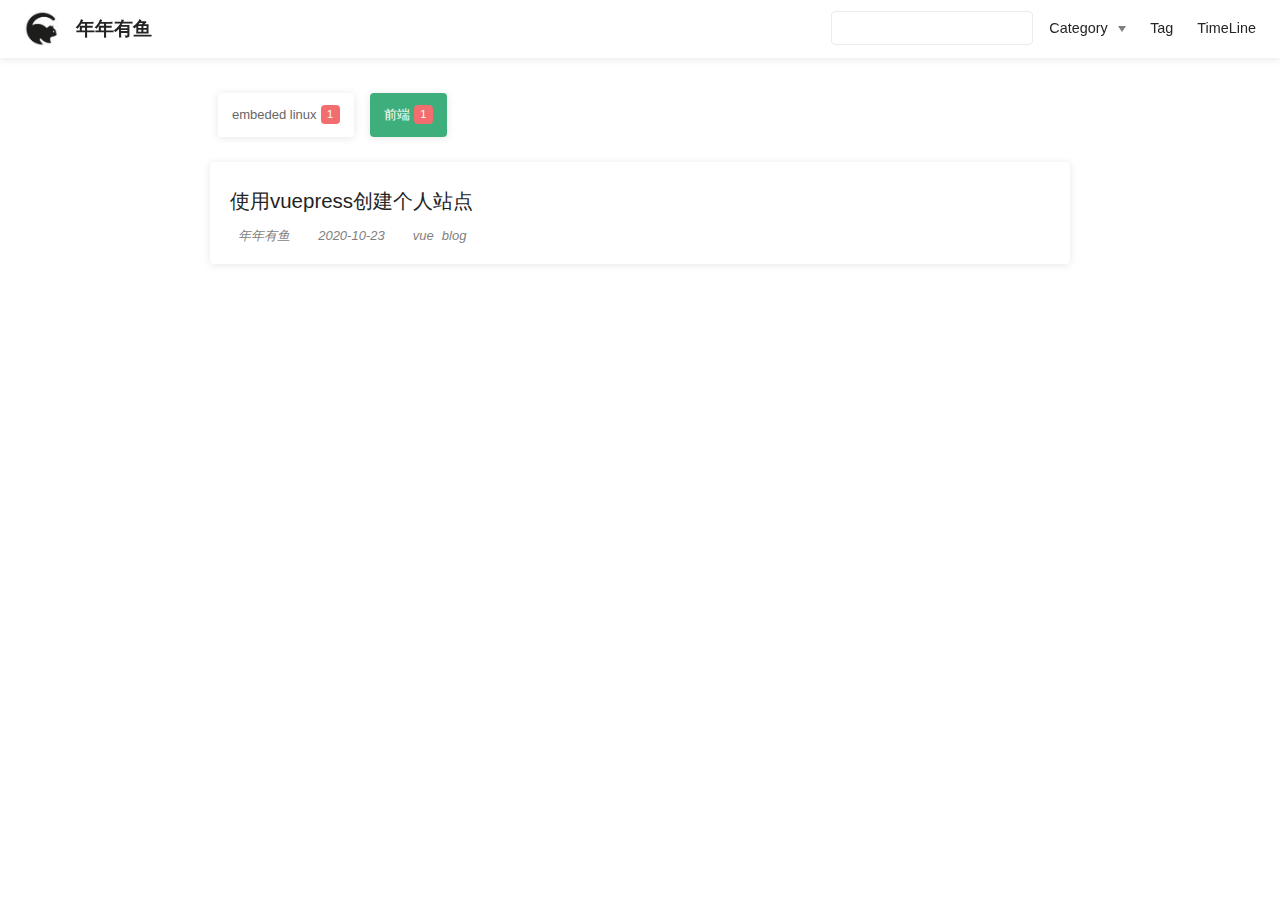
<file: categories/前端/index.html>
<!DOCTYPE html>
<html lang="en-US">
  <head>
    <meta charset="utf-8">
    <meta name="viewport" content="width=device-width,initial-scale=1">
    <title>前端 Categories | 年年有鱼</title>
    <meta name="generator" content="VuePress 1.7.1">
    
    <meta name="description" content="希望世界和平，年年有鱼！">
    <meta name="viewport" content="width=device-width,initial-scale=1,user-scalable=no">
    
    <link rel="preload" href="/assets/css/0.styles.1155f190.css" as="style"><link rel="preload" href="/assets/js/app.8697c203.js" as="script"><link rel="preload" href="/assets/js/7.eb806c47.js" as="script"><link rel="preload" href="/assets/js/1.c2aaa8d7.js" as="script"><link rel="prefetch" href="/assets/js/10.21792c92.js"><link rel="prefetch" href="/assets/js/11.a704790f.js"><link rel="prefetch" href="/assets/js/12.2ce9f6bc.js"><link rel="prefetch" href="/assets/js/13.84c06ec0.js"><link rel="prefetch" href="/assets/js/14.161a763f.js"><link rel="prefetch" href="/assets/js/15.f3c03137.js"><link rel="prefetch" href="/assets/js/4.918b7ef9.js"><link rel="prefetch" href="/assets/js/5.1196332a.js"><link rel="prefetch" href="/assets/js/6.5edfed3c.js"><link rel="prefetch" href="/assets/js/8.09720390.js"><link rel="prefetch" href="/assets/js/9.4947c43f.js"><link rel="prefetch" href="/assets/js/vendors~flowchart.f502ac6d.js">
    <link rel="stylesheet" href="/assets/css/0.styles.1155f190.css">
  </head>
  <body>
    <div id="app" data-server-rendered="true"><div class="theme-container categories-wrapper no-sidebar" data-v-2d5f533b data-v-32b438eb><div data-v-2d5f533b><div id="loader-wrapper" class="loading-wrapper" data-v-d48f4d20 data-v-2d5f533b data-v-2d5f533b><div class="loader-main" data-v-d48f4d20><div data-v-d48f4d20></div><div data-v-d48f4d20></div><div data-v-d48f4d20></div><div data-v-d48f4d20></div></div> <!----> <!----></div> <div class="password-shadow password-wrapper-out" style="display:none;" data-v-64685f0e data-v-2d5f533b data-v-2d5f533b><h3 class="title" style="display:none;" data-v-64685f0e data-v-64685f0e>年年有鱼</h3> <!----> <label id="box" class="inputBox" style="display:none;" data-v-64685f0e data-v-64685f0e><input type="password" value="" data-v-64685f0e> <span data-v-64685f0e>Konck! Knock!</span> <button data-v-64685f0e>OK</button></label> <div class="footer" style="display:none;" data-v-64685f0e data-v-64685f0e><span data-v-64685f0e><i class="iconfont reco-theme" data-v-64685f0e></i> <a target="blank" href="https://vuepress-theme-reco.recoluan.com" data-v-64685f0e>vuePress-theme-reco</a></span> <span data-v-64685f0e><i class="iconfont reco-copyright" data-v-64685f0e></i> <a data-v-64685f0e><span data-v-64685f0e>年年有鱼</span>
            
          <!---->
          2020
        </a></span></div></div> <div class="hide" data-v-2d5f533b><header class="navbar" data-v-2d5f533b><div class="sidebar-button"><svg xmlns="http://www.w3.org/2000/svg" aria-hidden="true" role="img" viewBox="0 0 448 512" class="icon"><path fill="currentColor" d="M436 124H12c-6.627 0-12-5.373-12-12V80c0-6.627 5.373-12 12-12h424c6.627 0 12 5.373 12 12v32c0 6.627-5.373 12-12 12zm0 160H12c-6.627 0-12-5.373-12-12v-32c0-6.627 5.373-12 12-12h424c6.627 0 12 5.373 12 12v32c0 6.627-5.373 12-12 12zm0 160H12c-6.627 0-12-5.373-12-12v-32c0-6.627 5.373-12 12-12h424c6.627 0 12 5.373 12 12v32c0 6.627-5.373 12-12 12z"></path></svg></div> <a href="/" class="home-link router-link-active"><img src="/assets/img/logo.jpg" alt="年年有鱼" class="logo"> <span class="site-name">年年有鱼</span></a> <div class="links"><div class="color-picker"><a class="color-button"><i class="iconfont reco-color"></i></a> <div class="color-picker-menu" style="display:none;"><div class="mode-options"><h4 class="title">Choose mode</h4> <ul class="color-mode-options"><li class="dark">dark</li><li class="auto active">auto</li><li class="light">light</li></ul></div></div></div> <div class="search-box"><i class="iconfont reco-search"></i> <input aria-label="Search" autocomplete="off" spellcheck="false" value=""> <!----></div> <nav class="nav-links can-hide"><div class="nav-item"><div class="dropdown-wrapper"><a class="dropdown-title"><span class="title"><i class="iconfont reco-category"></i>
      Category
    </span> <span class="arrow right"></span></a> <ul class="nav-dropdown" style="display:none;"><li class="dropdown-item"><!----> <a href="/categories/embeded linux/" class="nav-link"><i class="iconfont undefined"></i>
  embeded linux
</a></li><li class="dropdown-item"><!----> <a href="/categories/前端/" aria-current="page" class="nav-link router-link-exact-active router-link-active"><i class="iconfont undefined"></i>
  前端
</a></li></ul></div></div><div class="nav-item"><a href="/tag/" class="nav-link"><i class="iconfont reco-tag"></i>
  Tag
</a></div><div class="nav-item"><a href="/timeline/" class="nav-link"><i class="iconfont reco-date"></i>
  TimeLine
</a></div> <!----></nav></div></header> <div class="sidebar-mask" data-v-2d5f533b></div> <aside class="sidebar" data-v-2d5f533b><div class="personal-info-wrapper" data-v-ca798c94 data-v-2d5f533b><img src="/assets/img/logo.jpg" alt="author-avatar" class="personal-img" data-v-ca798c94> <h3 class="name" data-v-ca798c94>
    年年有鱼
  </h3> <div class="num" data-v-ca798c94><div data-v-ca798c94><h3 data-v-ca798c94>2</h3> <h6 data-v-ca798c94>Article</h6></div> <div data-v-ca798c94><h3 data-v-ca798c94>3</h3> <h6 data-v-ca798c94>Tag</h6></div></div> <hr data-v-ca798c94></div> <nav class="nav-links"><div class="nav-item"><div class="dropdown-wrapper"><a class="dropdown-title"><span class="title"><i class="iconfont reco-category"></i>
      Category
    </span> <span class="arrow right"></span></a> <ul class="nav-dropdown" style="display:none;"><li class="dropdown-item"><!----> <a href="/categories/embeded linux/" class="nav-link"><i class="iconfont undefined"></i>
  embeded linux
</a></li><li class="dropdown-item"><!----> <a href="/categories/前端/" aria-current="page" class="nav-link router-link-exact-active router-link-active"><i class="iconfont undefined"></i>
  前端
</a></li></ul></div></div><div class="nav-item"><a href="/tag/" class="nav-link"><i class="iconfont reco-tag"></i>
  Tag
</a></div><div class="nav-item"><a href="/timeline/" class="nav-link"><i class="iconfont reco-date"></i>
  TimeLine
</a></div> <!----></nav> <!----> </aside> <div class="password-shadow password-wrapper-in" style="display:none;" data-v-64685f0e data-v-2d5f533b><h3 class="title" style="display:none;" data-v-64685f0e data-v-64685f0e>前端 Categories</h3> <!----> <label id="box" class="inputBox" style="display:none;" data-v-64685f0e data-v-64685f0e><input type="password" value="" data-v-64685f0e> <span data-v-64685f0e>Konck! Knock!</span> <button data-v-64685f0e>OK</button></label> <div class="footer" style="display:none;" data-v-64685f0e data-v-64685f0e><span data-v-64685f0e><i class="iconfont reco-theme" data-v-64685f0e></i> <a target="blank" href="https://vuepress-theme-reco.recoluan.com" data-v-64685f0e>vuePress-theme-reco</a></span> <span data-v-64685f0e><i class="iconfont reco-copyright" data-v-64685f0e></i> <a data-v-64685f0e><span data-v-64685f0e>年年有鱼</span>
            
          <!---->
          2020
        </a></span></div></div> <div data-v-2d5f533b><ul class="category-wrapper" style="display:none;" data-v-32b438eb data-v-32b438eb><li class="category-item" data-v-32b438eb><a href="/categories/embeded linux/" data-v-32b438eb><span class="category-name" data-v-32b438eb>embeded linux</span> <span class="post-num" style="background-color:#abbd81;" data-v-32b438eb>1</span></a></li><li class="category-item active" data-v-32b438eb><a href="/categories/前端/" aria-current="page" class="router-link-exact-active router-link-active" data-v-32b438eb><span class="category-name" data-v-32b438eb>前端</span> <span class="post-num" style="background-color:#849b87;" data-v-32b438eb>1</span></a></li></ul> <div class="abstract-wrapper list" style="display:none;" data-v-b014bc36 data-v-32b438eb data-v-32b438eb><div class="abstract-item" data-v-88899192 data-v-b014bc36><!----> <div class="title" data-v-88899192><!----> <a href="/post/use-vuepress.html" data-v-88899192>使用vuepress创建个人站点</a></div> <div class="abstract" data-v-88899192></div> <div data-v-3b7f5bdf data-v-88899192><i class="iconfont reco-account" data-v-3b7f5bdf><span data-v-3b7f5bdf>年年有鱼</span></i> <i class="iconfont reco-date" data-v-3b7f5bdf><span data-v-3b7f5bdf>2020-10-23</span></i> <!----> <i class="iconfont reco-tag tags" data-v-3b7f5bdf><span class="tag-item" data-v-3b7f5bdf>vue</span><span class="tag-item" data-v-3b7f5bdf>blog</span></i></div></div></div> <div class="pagation pagation" style="display:none;" data-v-094d08e4 data-v-32b438eb data-v-32b438eb><div class="pagation-list" data-v-094d08e4><span unselectable="on" class="jump" style="display:none;" data-v-094d08e4>Prev</span> <span class="jump" style="display:none;" data-v-094d08e4>1</span> <span class="ellipsis" style="display:none;" data-v-094d08e4>...</span> <span class="jump bgprimary" data-v-094d08e4>1</span> <span class="ellipsis" style="display:none;" data-v-094d08e4>...</span> <span class="jump" style="display:none;" data-v-094d08e4>1</span> <span class="jump" style="display:none;" data-v-094d08e4>Next</span> <span class="jumppoint" data-v-094d08e4>Jump To</span> <span class="jumpinp" data-v-094d08e4><input type="text" value="" data-v-094d08e4></span> <span class="jump gobtn" data-v-094d08e4>Go</span></div></div></div></div></div></div><div class="global-ui"><div class="back-to-ceiling" style="right:1rem;bottom:6rem;width:2.5rem;height:2.5rem;border-radius:.25rem;line-height:2.5rem;display:none;" data-v-c6073ba8 data-v-c6073ba8><svg t="1574745035067" viewBox="0 0 1024 1024" version="1.1" xmlns="http://www.w3.org/2000/svg" p-id="5404" class="icon" data-v-c6073ba8><path d="M526.60727968 10.90185116a27.675 27.675 0 0 0-29.21455937 0c-131.36607665 82.28402758-218.69155461 228.01873535-218.69155402 394.07834331a462.20625001 462.20625001 0 0 0 5.36959153 69.94390903c1.00431239 6.55289093-0.34802892 13.13561351-3.76865779 18.80351572-32.63518765 54.11355614-51.75690182 118.55860487-51.7569018 187.94566865a371.06718723 371.06718723 0 0 0 11.50484808 91.98906777c6.53300375 25.50556257 41.68394495 28.14064038 52.69160883 4.22606766 17.37162448-37.73630017 42.14135425-72.50938081 72.80769204-103.21549295 2.18761121 3.04276886 4.15646224 6.24463696 6.40373557 9.22774369a1871.4375 1871.4375 0 0 0 140.04691725 5.34970492 1866.36093723 1866.36093723 0 0 0 140.04691723-5.34970492c2.24727335-2.98310674 4.21612437-6.18497483 6.3937923-9.2178004 30.66633723 30.70611158 55.4360664 65.4791928 72.80769147 103.21549355 11.00766384 23.91457269 46.15860503 21.27949489 52.69160879-4.22606768a371.15156223 371.15156223 0 0 0 11.514792-91.99901164c0-69.36717486-19.13165746-133.82216804-51.75690182-187.92578088-3.42062944-5.66790279-4.76302748-12.26056868-3.76865837-18.80351632a462.20625001 462.20625001 0 0 0 5.36959269-69.943909c-0.00994388-166.08943902-87.32547796-311.81420293-218.6915546-394.09823051zM605.93803103 357.87693858a93.93749974 93.93749974 0 1 1-187.89594924 6.1e-7 93.93749974 93.93749974 0 0 1 187.89594924-6.1e-7z" p-id="5405" data-v-c6073ba8></path><path d="M429.50777625 765.63860547C429.50777625 803.39355007 466.44236686 1000.39046097 512.00932183 1000.39046097c45.56695499 0 82.4922232-197.00623328 82.5015456-234.7518555 0-37.75494459-36.9345906-68.35043303-82.4922232-68.34111062-45.57627738-0.00932239-82.52019037 30.59548842-82.51086798 68.34111062z" p-id="5406" data-v-c6073ba8></path></svg></div></div></div>
    <script src="/assets/js/app.8697c203.js" defer></script><script src="/assets/js/7.eb806c47.js" defer></script><script src="/assets/js/1.c2aaa8d7.js" defer></script>
  </body>
</html>
</file>
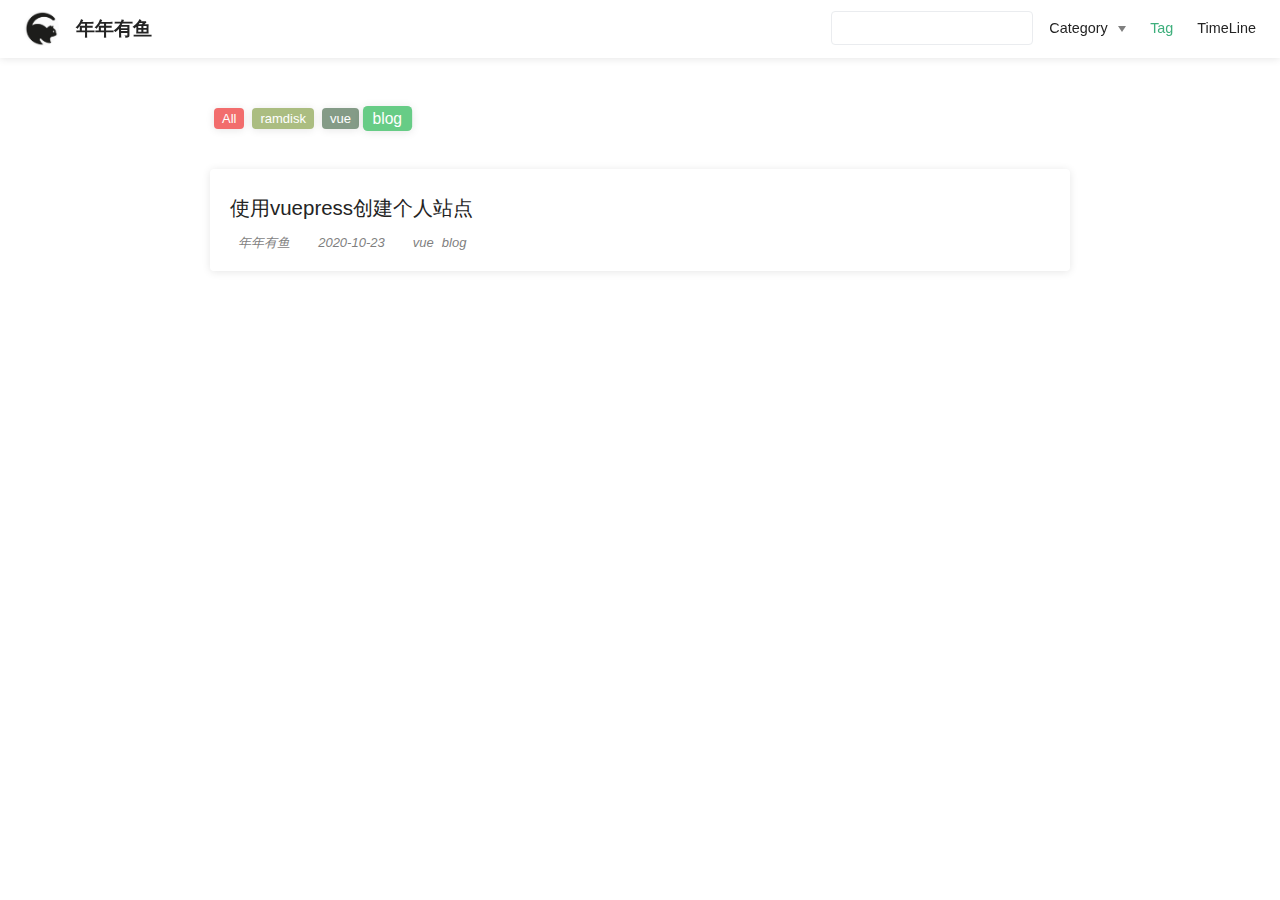
<file: tag/blog/index.html>
<!DOCTYPE html>
<html lang="en-US">
  <head>
    <meta charset="utf-8">
    <meta name="viewport" content="width=device-width,initial-scale=1">
    <title>blog Tags | 年年有鱼</title>
    <meta name="generator" content="VuePress 1.7.1">
    
    <meta name="description" content="希望世界和平，年年有鱼！">
    <meta name="viewport" content="width=device-width,initial-scale=1,user-scalable=no">
    
    <link rel="preload" href="/assets/css/0.styles.1155f190.css" as="style"><link rel="preload" href="/assets/js/app.8697c203.js" as="script"><link rel="preload" href="/assets/js/5.1196332a.js" as="script"><link rel="preload" href="/assets/js/1.c2aaa8d7.js" as="script"><link rel="prefetch" href="/assets/js/10.21792c92.js"><link rel="prefetch" href="/assets/js/11.a704790f.js"><link rel="prefetch" href="/assets/js/12.2ce9f6bc.js"><link rel="prefetch" href="/assets/js/13.84c06ec0.js"><link rel="prefetch" href="/assets/js/14.161a763f.js"><link rel="prefetch" href="/assets/js/15.f3c03137.js"><link rel="prefetch" href="/assets/js/4.918b7ef9.js"><link rel="prefetch" href="/assets/js/6.5edfed3c.js"><link rel="prefetch" href="/assets/js/7.eb806c47.js"><link rel="prefetch" href="/assets/js/8.09720390.js"><link rel="prefetch" href="/assets/js/9.4947c43f.js"><link rel="prefetch" href="/assets/js/vendors~flowchart.f502ac6d.js">
    <link rel="stylesheet" href="/assets/css/0.styles.1155f190.css">
  </head>
  <body>
    <div id="app" data-server-rendered="true"><div class="theme-container tag-wrapper no-sidebar" data-v-2d5f533b data-v-16cf9a86><div data-v-2d5f533b><div id="loader-wrapper" class="loading-wrapper" data-v-d48f4d20 data-v-2d5f533b data-v-2d5f533b><div class="loader-main" data-v-d48f4d20><div data-v-d48f4d20></div><div data-v-d48f4d20></div><div data-v-d48f4d20></div><div data-v-d48f4d20></div></div> <!----> <!----></div> <div class="password-shadow password-wrapper-out" style="display:none;" data-v-64685f0e data-v-2d5f533b data-v-2d5f533b><h3 class="title" style="display:none;" data-v-64685f0e data-v-64685f0e>年年有鱼</h3> <!----> <label id="box" class="inputBox" style="display:none;" data-v-64685f0e data-v-64685f0e><input type="password" value="" data-v-64685f0e> <span data-v-64685f0e>Konck! Knock!</span> <button data-v-64685f0e>OK</button></label> <div class="footer" style="display:none;" data-v-64685f0e data-v-64685f0e><span data-v-64685f0e><i class="iconfont reco-theme" data-v-64685f0e></i> <a target="blank" href="https://vuepress-theme-reco.recoluan.com" data-v-64685f0e>vuePress-theme-reco</a></span> <span data-v-64685f0e><i class="iconfont reco-copyright" data-v-64685f0e></i> <a data-v-64685f0e><span data-v-64685f0e>年年有鱼</span>
            
          <!---->
          2020
        </a></span></div></div> <div class="hide" data-v-2d5f533b><header class="navbar" data-v-2d5f533b><div class="sidebar-button"><svg xmlns="http://www.w3.org/2000/svg" aria-hidden="true" role="img" viewBox="0 0 448 512" class="icon"><path fill="currentColor" d="M436 124H12c-6.627 0-12-5.373-12-12V80c0-6.627 5.373-12 12-12h424c6.627 0 12 5.373 12 12v32c0 6.627-5.373 12-12 12zm0 160H12c-6.627 0-12-5.373-12-12v-32c0-6.627 5.373-12 12-12h424c6.627 0 12 5.373 12 12v32c0 6.627-5.373 12-12 12zm0 160H12c-6.627 0-12-5.373-12-12v-32c0-6.627 5.373-12 12-12h424c6.627 0 12 5.373 12 12v32c0 6.627-5.373 12-12 12z"></path></svg></div> <a href="/" class="home-link router-link-active"><img src="/assets/img/logo.jpg" alt="年年有鱼" class="logo"> <span class="site-name">年年有鱼</span></a> <div class="links"><div class="color-picker"><a class="color-button"><i class="iconfont reco-color"></i></a> <div class="color-picker-menu" style="display:none;"><div class="mode-options"><h4 class="title">Choose mode</h4> <ul class="color-mode-options"><li class="dark">dark</li><li class="auto active">auto</li><li class="light">light</li></ul></div></div></div> <div class="search-box"><i class="iconfont reco-search"></i> <input aria-label="Search" autocomplete="off" spellcheck="false" value=""> <!----></div> <nav class="nav-links can-hide"><div class="nav-item"><div class="dropdown-wrapper"><a class="dropdown-title"><span class="title"><i class="iconfont reco-category"></i>
      Category
    </span> <span class="arrow right"></span></a> <ul class="nav-dropdown" style="display:none;"><li class="dropdown-item"><!----> <a href="/categories/embeded linux/" class="nav-link"><i class="iconfont undefined"></i>
  embeded linux
</a></li><li class="dropdown-item"><!----> <a href="/categories/前端/" class="nav-link"><i class="iconfont undefined"></i>
  前端
</a></li></ul></div></div><div class="nav-item"><a href="/tag/" class="nav-link router-link-active"><i class="iconfont reco-tag"></i>
  Tag
</a></div><div class="nav-item"><a href="/timeline/" class="nav-link"><i class="iconfont reco-date"></i>
  TimeLine
</a></div> <!----></nav></div></header> <div class="sidebar-mask" data-v-2d5f533b></div> <aside class="sidebar" data-v-2d5f533b><div class="personal-info-wrapper" data-v-ca798c94 data-v-2d5f533b><img src="/assets/img/logo.jpg" alt="author-avatar" class="personal-img" data-v-ca798c94> <h3 class="name" data-v-ca798c94>
    年年有鱼
  </h3> <div class="num" data-v-ca798c94><div data-v-ca798c94><h3 data-v-ca798c94>2</h3> <h6 data-v-ca798c94>Article</h6></div> <div data-v-ca798c94><h3 data-v-ca798c94>3</h3> <h6 data-v-ca798c94>Tag</h6></div></div> <hr data-v-ca798c94></div> <nav class="nav-links"><div class="nav-item"><div class="dropdown-wrapper"><a class="dropdown-title"><span class="title"><i class="iconfont reco-category"></i>
      Category
    </span> <span class="arrow right"></span></a> <ul class="nav-dropdown" style="display:none;"><li class="dropdown-item"><!----> <a href="/categories/embeded linux/" class="nav-link"><i class="iconfont undefined"></i>
  embeded linux
</a></li><li class="dropdown-item"><!----> <a href="/categories/前端/" class="nav-link"><i class="iconfont undefined"></i>
  前端
</a></li></ul></div></div><div class="nav-item"><a href="/tag/" class="nav-link router-link-active"><i class="iconfont reco-tag"></i>
  Tag
</a></div><div class="nav-item"><a href="/timeline/" class="nav-link"><i class="iconfont reco-date"></i>
  TimeLine
</a></div> <!----></nav> <!----> </aside> <div class="password-shadow password-wrapper-in" style="display:none;" data-v-64685f0e data-v-2d5f533b><h3 class="title" style="display:none;" data-v-64685f0e data-v-64685f0e>blog Tags</h3> <!----> <label id="box" class="inputBox" style="display:none;" data-v-64685f0e data-v-64685f0e><input type="password" value="" data-v-64685f0e> <span data-v-64685f0e>Konck! Knock!</span> <button data-v-64685f0e>OK</button></label> <div class="footer" style="display:none;" data-v-64685f0e data-v-64685f0e><span data-v-64685f0e><i class="iconfont reco-theme" data-v-64685f0e></i> <a target="blank" href="https://vuepress-theme-reco.recoluan.com" data-v-64685f0e>vuePress-theme-reco</a></span> <span data-v-64685f0e><i class="iconfont reco-copyright" data-v-64685f0e></i> <a data-v-64685f0e><span data-v-64685f0e>年年有鱼</span>
            
          <!---->
          2020
        </a></span></div></div> <div data-v-2d5f533b><div class="tags tags" style="display:none;" data-v-bb4232a6 data-v-16cf9a86 data-v-16cf9a86><span style="background-color:#3498db;" data-v-bb4232a6>All</span><span style="background-color:#abbd81;" data-v-bb4232a6>ramdisk</span><span style="background-color:#e15b64;" data-v-bb4232a6>vue</span><span class="active" style="background-color:#f8b26a;" data-v-bb4232a6>blog</span></div> <div class="abstract-wrapper list" style="display:none;" data-v-b014bc36 data-v-16cf9a86 data-v-16cf9a86><div class="abstract-item" data-v-88899192 data-v-b014bc36><!----> <div class="title" data-v-88899192><!----> <a href="/post/use-vuepress.html" data-v-88899192>使用vuepress创建个人站点</a></div> <div class="abstract" data-v-88899192></div> <div data-v-3b7f5bdf data-v-88899192><i class="iconfont reco-account" data-v-3b7f5bdf><span data-v-3b7f5bdf>年年有鱼</span></i> <i class="iconfont reco-date" data-v-3b7f5bdf><span data-v-3b7f5bdf>2020-10-23</span></i> <!----> <i class="iconfont reco-tag tags" data-v-3b7f5bdf><span class="tag-item" data-v-3b7f5bdf>vue</span><span class="tag-item" data-v-3b7f5bdf>blog</span></i></div></div></div> <div class="pagation pagation" style="display:none;" data-v-094d08e4 data-v-16cf9a86 data-v-16cf9a86><div class="pagation-list" data-v-094d08e4><span unselectable="on" class="jump" style="display:none;" data-v-094d08e4>Prev</span> <span class="jump" style="display:none;" data-v-094d08e4>1</span> <span class="ellipsis" style="display:none;" data-v-094d08e4>...</span> <span class="jump bgprimary" data-v-094d08e4>1</span> <span class="ellipsis" style="display:none;" data-v-094d08e4>...</span> <span class="jump" style="display:none;" data-v-094d08e4>1</span> <span class="jump" style="display:none;" data-v-094d08e4>Next</span> <span class="jumppoint" data-v-094d08e4>Jump To</span> <span class="jumpinp" data-v-094d08e4><input type="text" value="" data-v-094d08e4></span> <span class="jump gobtn" data-v-094d08e4>Go</span></div></div></div></div></div></div><div class="global-ui"><div class="back-to-ceiling" style="right:1rem;bottom:6rem;width:2.5rem;height:2.5rem;border-radius:.25rem;line-height:2.5rem;display:none;" data-v-c6073ba8 data-v-c6073ba8><svg t="1574745035067" viewBox="0 0 1024 1024" version="1.1" xmlns="http://www.w3.org/2000/svg" p-id="5404" class="icon" data-v-c6073ba8><path d="M526.60727968 10.90185116a27.675 27.675 0 0 0-29.21455937 0c-131.36607665 82.28402758-218.69155461 228.01873535-218.69155402 394.07834331a462.20625001 462.20625001 0 0 0 5.36959153 69.94390903c1.00431239 6.55289093-0.34802892 13.13561351-3.76865779 18.80351572-32.63518765 54.11355614-51.75690182 118.55860487-51.7569018 187.94566865a371.06718723 371.06718723 0 0 0 11.50484808 91.98906777c6.53300375 25.50556257 41.68394495 28.14064038 52.69160883 4.22606766 17.37162448-37.73630017 42.14135425-72.50938081 72.80769204-103.21549295 2.18761121 3.04276886 4.15646224 6.24463696 6.40373557 9.22774369a1871.4375 1871.4375 0 0 0 140.04691725 5.34970492 1866.36093723 1866.36093723 0 0 0 140.04691723-5.34970492c2.24727335-2.98310674 4.21612437-6.18497483 6.3937923-9.2178004 30.66633723 30.70611158 55.4360664 65.4791928 72.80769147 103.21549355 11.00766384 23.91457269 46.15860503 21.27949489 52.69160879-4.22606768a371.15156223 371.15156223 0 0 0 11.514792-91.99901164c0-69.36717486-19.13165746-133.82216804-51.75690182-187.92578088-3.42062944-5.66790279-4.76302748-12.26056868-3.76865837-18.80351632a462.20625001 462.20625001 0 0 0 5.36959269-69.943909c-0.00994388-166.08943902-87.32547796-311.81420293-218.6915546-394.09823051zM605.93803103 357.87693858a93.93749974 93.93749974 0 1 1-187.89594924 6.1e-7 93.93749974 93.93749974 0 0 1 187.89594924-6.1e-7z" p-id="5405" data-v-c6073ba8></path><path d="M429.50777625 765.63860547C429.50777625 803.39355007 466.44236686 1000.39046097 512.00932183 1000.39046097c45.56695499 0 82.4922232-197.00623328 82.5015456-234.7518555 0-37.75494459-36.9345906-68.35043303-82.4922232-68.34111062-45.57627738-0.00932239-82.52019037 30.59548842-82.51086798 68.34111062z" p-id="5406" data-v-c6073ba8></path></svg></div></div></div>
    <script src="/assets/js/app.8697c203.js" defer></script><script src="/assets/js/5.1196332a.js" defer></script><script src="/assets/js/1.c2aaa8d7.js" defer></script>
  </body>
</html>
</file>
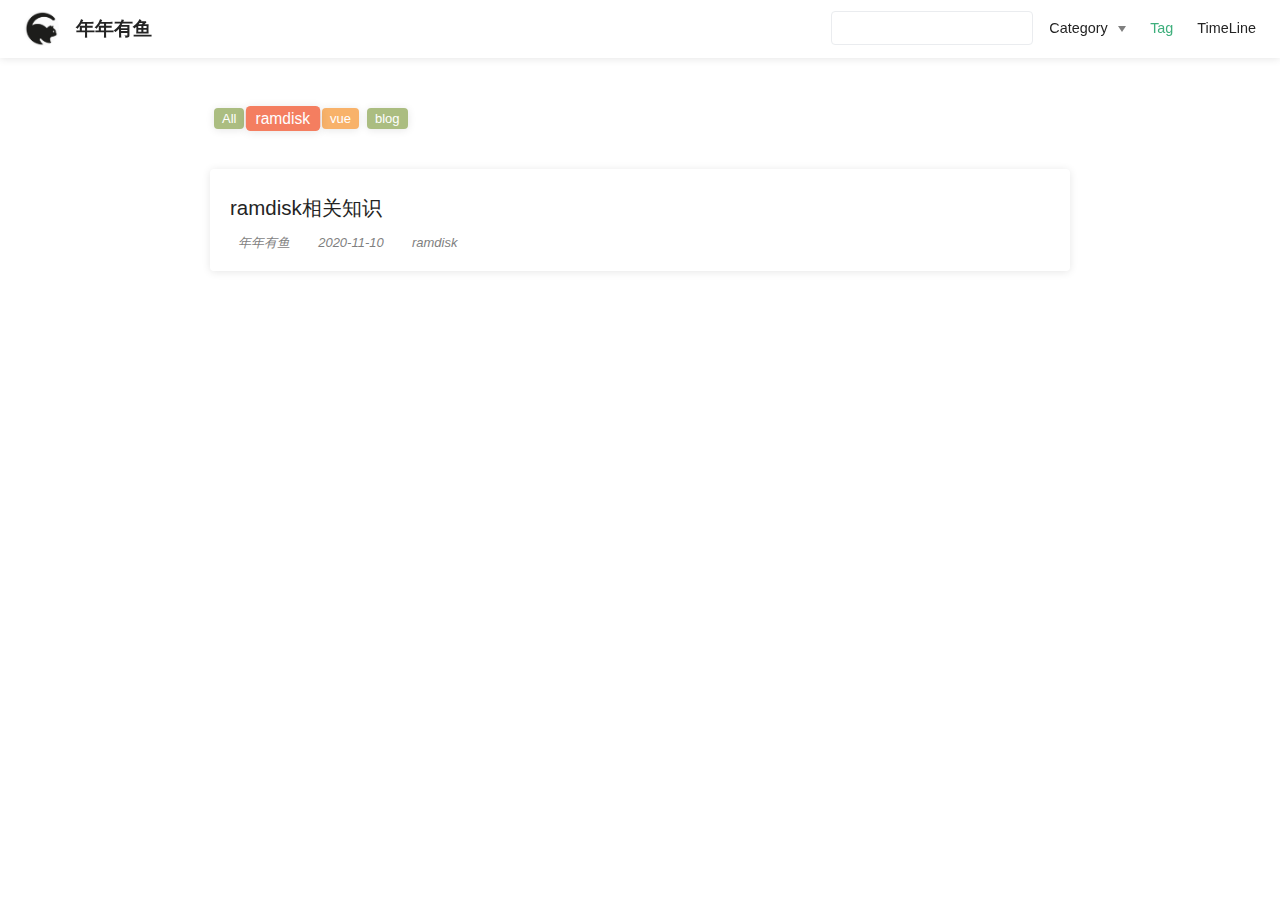
<file: tag/ramdisk/index.html>
<!DOCTYPE html>
<html lang="en-US">
  <head>
    <meta charset="utf-8">
    <meta name="viewport" content="width=device-width,initial-scale=1">
    <title>ramdisk Tags | 年年有鱼</title>
    <meta name="generator" content="VuePress 1.7.1">
    
    <meta name="description" content="希望世界和平，年年有鱼！">
    <meta name="viewport" content="width=device-width,initial-scale=1,user-scalable=no">
    
    <link rel="preload" href="/assets/css/0.styles.1155f190.css" as="style"><link rel="preload" href="/assets/js/app.8697c203.js" as="script"><link rel="preload" href="/assets/js/5.1196332a.js" as="script"><link rel="preload" href="/assets/js/1.c2aaa8d7.js" as="script"><link rel="prefetch" href="/assets/js/10.21792c92.js"><link rel="prefetch" href="/assets/js/11.a704790f.js"><link rel="prefetch" href="/assets/js/12.2ce9f6bc.js"><link rel="prefetch" href="/assets/js/13.84c06ec0.js"><link rel="prefetch" href="/assets/js/14.161a763f.js"><link rel="prefetch" href="/assets/js/15.f3c03137.js"><link rel="prefetch" href="/assets/js/4.918b7ef9.js"><link rel="prefetch" href="/assets/js/6.5edfed3c.js"><link rel="prefetch" href="/assets/js/7.eb806c47.js"><link rel="prefetch" href="/assets/js/8.09720390.js"><link rel="prefetch" href="/assets/js/9.4947c43f.js"><link rel="prefetch" href="/assets/js/vendors~flowchart.f502ac6d.js">
    <link rel="stylesheet" href="/assets/css/0.styles.1155f190.css">
  </head>
  <body>
    <div id="app" data-server-rendered="true"><div class="theme-container tag-wrapper no-sidebar" data-v-2d5f533b data-v-16cf9a86><div data-v-2d5f533b><div id="loader-wrapper" class="loading-wrapper" data-v-d48f4d20 data-v-2d5f533b data-v-2d5f533b><div class="loader-main" data-v-d48f4d20><div data-v-d48f4d20></div><div data-v-d48f4d20></div><div data-v-d48f4d20></div><div data-v-d48f4d20></div></div> <!----> <!----></div> <div class="password-shadow password-wrapper-out" style="display:none;" data-v-64685f0e data-v-2d5f533b data-v-2d5f533b><h3 class="title" style="display:none;" data-v-64685f0e data-v-64685f0e>年年有鱼</h3> <!----> <label id="box" class="inputBox" style="display:none;" data-v-64685f0e data-v-64685f0e><input type="password" value="" data-v-64685f0e> <span data-v-64685f0e>Konck! Knock!</span> <button data-v-64685f0e>OK</button></label> <div class="footer" style="display:none;" data-v-64685f0e data-v-64685f0e><span data-v-64685f0e><i class="iconfont reco-theme" data-v-64685f0e></i> <a target="blank" href="https://vuepress-theme-reco.recoluan.com" data-v-64685f0e>vuePress-theme-reco</a></span> <span data-v-64685f0e><i class="iconfont reco-copyright" data-v-64685f0e></i> <a data-v-64685f0e><span data-v-64685f0e>年年有鱼</span>
            
          <!---->
          2020
        </a></span></div></div> <div class="hide" data-v-2d5f533b><header class="navbar" data-v-2d5f533b><div class="sidebar-button"><svg xmlns="http://www.w3.org/2000/svg" aria-hidden="true" role="img" viewBox="0 0 448 512" class="icon"><path fill="currentColor" d="M436 124H12c-6.627 0-12-5.373-12-12V80c0-6.627 5.373-12 12-12h424c6.627 0 12 5.373 12 12v32c0 6.627-5.373 12-12 12zm0 160H12c-6.627 0-12-5.373-12-12v-32c0-6.627 5.373-12 12-12h424c6.627 0 12 5.373 12 12v32c0 6.627-5.373 12-12 12zm0 160H12c-6.627 0-12-5.373-12-12v-32c0-6.627 5.373-12 12-12h424c6.627 0 12 5.373 12 12v32c0 6.627-5.373 12-12 12z"></path></svg></div> <a href="/" class="home-link router-link-active"><img src="/assets/img/logo.jpg" alt="年年有鱼" class="logo"> <span class="site-name">年年有鱼</span></a> <div class="links"><div class="color-picker"><a class="color-button"><i class="iconfont reco-color"></i></a> <div class="color-picker-menu" style="display:none;"><div class="mode-options"><h4 class="title">Choose mode</h4> <ul class="color-mode-options"><li class="dark">dark</li><li class="auto active">auto</li><li class="light">light</li></ul></div></div></div> <div class="search-box"><i class="iconfont reco-search"></i> <input aria-label="Search" autocomplete="off" spellcheck="false" value=""> <!----></div> <nav class="nav-links can-hide"><div class="nav-item"><div class="dropdown-wrapper"><a class="dropdown-title"><span class="title"><i class="iconfont reco-category"></i>
      Category
    </span> <span class="arrow right"></span></a> <ul class="nav-dropdown" style="display:none;"><li class="dropdown-item"><!----> <a href="/categories/embeded linux/" class="nav-link"><i class="iconfont undefined"></i>
  embeded linux
</a></li><li class="dropdown-item"><!----> <a href="/categories/前端/" class="nav-link"><i class="iconfont undefined"></i>
  前端
</a></li></ul></div></div><div class="nav-item"><a href="/tag/" class="nav-link router-link-active"><i class="iconfont reco-tag"></i>
  Tag
</a></div><div class="nav-item"><a href="/timeline/" class="nav-link"><i class="iconfont reco-date"></i>
  TimeLine
</a></div> <!----></nav></div></header> <div class="sidebar-mask" data-v-2d5f533b></div> <aside class="sidebar" data-v-2d5f533b><div class="personal-info-wrapper" data-v-ca798c94 data-v-2d5f533b><img src="/assets/img/logo.jpg" alt="author-avatar" class="personal-img" data-v-ca798c94> <h3 class="name" data-v-ca798c94>
    年年有鱼
  </h3> <div class="num" data-v-ca798c94><div data-v-ca798c94><h3 data-v-ca798c94>2</h3> <h6 data-v-ca798c94>Article</h6></div> <div data-v-ca798c94><h3 data-v-ca798c94>3</h3> <h6 data-v-ca798c94>Tag</h6></div></div> <hr data-v-ca798c94></div> <nav class="nav-links"><div class="nav-item"><div class="dropdown-wrapper"><a class="dropdown-title"><span class="title"><i class="iconfont reco-category"></i>
      Category
    </span> <span class="arrow right"></span></a> <ul class="nav-dropdown" style="display:none;"><li class="dropdown-item"><!----> <a href="/categories/embeded linux/" class="nav-link"><i class="iconfont undefined"></i>
  embeded linux
</a></li><li class="dropdown-item"><!----> <a href="/categories/前端/" class="nav-link"><i class="iconfont undefined"></i>
  前端
</a></li></ul></div></div><div class="nav-item"><a href="/tag/" class="nav-link router-link-active"><i class="iconfont reco-tag"></i>
  Tag
</a></div><div class="nav-item"><a href="/timeline/" class="nav-link"><i class="iconfont reco-date"></i>
  TimeLine
</a></div> <!----></nav> <!----> </aside> <div class="password-shadow password-wrapper-in" style="display:none;" data-v-64685f0e data-v-2d5f533b><h3 class="title" style="display:none;" data-v-64685f0e data-v-64685f0e>ramdisk Tags</h3> <!----> <label id="box" class="inputBox" style="display:none;" data-v-64685f0e data-v-64685f0e><input type="password" value="" data-v-64685f0e> <span data-v-64685f0e>Konck! Knock!</span> <button data-v-64685f0e>OK</button></label> <div class="footer" style="display:none;" data-v-64685f0e data-v-64685f0e><span data-v-64685f0e><i class="iconfont reco-theme" data-v-64685f0e></i> <a target="blank" href="https://vuepress-theme-reco.recoluan.com" data-v-64685f0e>vuePress-theme-reco</a></span> <span data-v-64685f0e><i class="iconfont reco-copyright" data-v-64685f0e></i> <a data-v-64685f0e><span data-v-64685f0e>年年有鱼</span>
            
          <!---->
          2020
        </a></span></div></div> <div data-v-2d5f533b><div class="tags tags" style="display:none;" data-v-bb4232a6 data-v-16cf9a86 data-v-16cf9a86><span style="background-color:#f47e60;" data-v-bb4232a6>All</span><span class="active" style="background-color:#e15b64;" data-v-bb4232a6>ramdisk</span><span style="background-color:#849b87;" data-v-bb4232a6>vue</span><span style="background-color:#67cc86;" data-v-bb4232a6>blog</span></div> <div class="abstract-wrapper list" style="display:none;" data-v-b014bc36 data-v-16cf9a86 data-v-16cf9a86><div class="abstract-item" data-v-88899192 data-v-b014bc36><!----> <div class="title" data-v-88899192><!----> <a href="/post/ramdisk.html" data-v-88899192>ramdisk相关知识</a></div> <div class="abstract" data-v-88899192></div> <div data-v-3b7f5bdf data-v-88899192><i class="iconfont reco-account" data-v-3b7f5bdf><span data-v-3b7f5bdf>年年有鱼</span></i> <i class="iconfont reco-date" data-v-3b7f5bdf><span data-v-3b7f5bdf>2020-11-10</span></i> <!----> <i class="iconfont reco-tag tags" data-v-3b7f5bdf><span class="tag-item" data-v-3b7f5bdf>ramdisk</span></i></div></div></div> <div class="pagation pagation" style="display:none;" data-v-094d08e4 data-v-16cf9a86 data-v-16cf9a86><div class="pagation-list" data-v-094d08e4><span unselectable="on" class="jump" style="display:none;" data-v-094d08e4>Prev</span> <span class="jump" style="display:none;" data-v-094d08e4>1</span> <span class="ellipsis" style="display:none;" data-v-094d08e4>...</span> <span class="jump bgprimary" data-v-094d08e4>1</span> <span class="ellipsis" style="display:none;" data-v-094d08e4>...</span> <span class="jump" style="display:none;" data-v-094d08e4>1</span> <span class="jump" style="display:none;" data-v-094d08e4>Next</span> <span class="jumppoint" data-v-094d08e4>Jump To</span> <span class="jumpinp" data-v-094d08e4><input type="text" value="" data-v-094d08e4></span> <span class="jump gobtn" data-v-094d08e4>Go</span></div></div></div></div></div></div><div class="global-ui"><div class="back-to-ceiling" style="right:1rem;bottom:6rem;width:2.5rem;height:2.5rem;border-radius:.25rem;line-height:2.5rem;display:none;" data-v-c6073ba8 data-v-c6073ba8><svg t="1574745035067" viewBox="0 0 1024 1024" version="1.1" xmlns="http://www.w3.org/2000/svg" p-id="5404" class="icon" data-v-c6073ba8><path d="M526.60727968 10.90185116a27.675 27.675 0 0 0-29.21455937 0c-131.36607665 82.28402758-218.69155461 228.01873535-218.69155402 394.07834331a462.20625001 462.20625001 0 0 0 5.36959153 69.94390903c1.00431239 6.55289093-0.34802892 13.13561351-3.76865779 18.80351572-32.63518765 54.11355614-51.75690182 118.55860487-51.7569018 187.94566865a371.06718723 371.06718723 0 0 0 11.50484808 91.98906777c6.53300375 25.50556257 41.68394495 28.14064038 52.69160883 4.22606766 17.37162448-37.73630017 42.14135425-72.50938081 72.80769204-103.21549295 2.18761121 3.04276886 4.15646224 6.24463696 6.40373557 9.22774369a1871.4375 1871.4375 0 0 0 140.04691725 5.34970492 1866.36093723 1866.36093723 0 0 0 140.04691723-5.34970492c2.24727335-2.98310674 4.21612437-6.18497483 6.3937923-9.2178004 30.66633723 30.70611158 55.4360664 65.4791928 72.80769147 103.21549355 11.00766384 23.91457269 46.15860503 21.27949489 52.69160879-4.22606768a371.15156223 371.15156223 0 0 0 11.514792-91.99901164c0-69.36717486-19.13165746-133.82216804-51.75690182-187.92578088-3.42062944-5.66790279-4.76302748-12.26056868-3.76865837-18.80351632a462.20625001 462.20625001 0 0 0 5.36959269-69.943909c-0.00994388-166.08943902-87.32547796-311.81420293-218.6915546-394.09823051zM605.93803103 357.87693858a93.93749974 93.93749974 0 1 1-187.89594924 6.1e-7 93.93749974 93.93749974 0 0 1 187.89594924-6.1e-7z" p-id="5405" data-v-c6073ba8></path><path d="M429.50777625 765.63860547C429.50777625 803.39355007 466.44236686 1000.39046097 512.00932183 1000.39046097c45.56695499 0 82.4922232-197.00623328 82.5015456-234.7518555 0-37.75494459-36.9345906-68.35043303-82.4922232-68.34111062-45.57627738-0.00932239-82.52019037 30.59548842-82.51086798 68.34111062z" p-id="5406" data-v-c6073ba8></path></svg></div></div></div>
    <script src="/assets/js/app.8697c203.js" defer></script><script src="/assets/js/5.1196332a.js" defer></script><script src="/assets/js/1.c2aaa8d7.js" defer></script>
  </body>
</html>
</file>
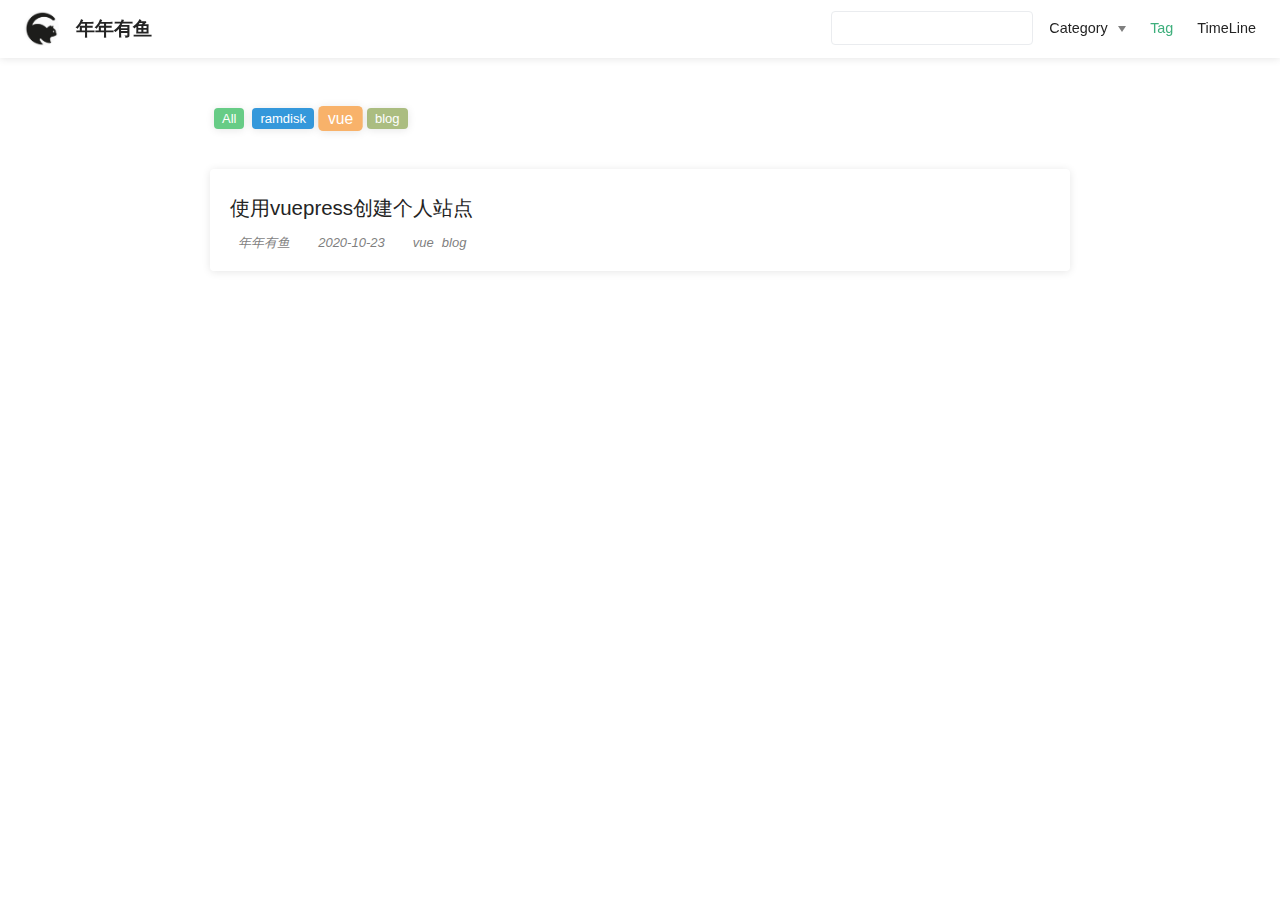
<file: tag/vue/index.html>
<!DOCTYPE html>
<html lang="en-US">
  <head>
    <meta charset="utf-8">
    <meta name="viewport" content="width=device-width,initial-scale=1">
    <title>vue Tags | 年年有鱼</title>
    <meta name="generator" content="VuePress 1.7.1">
    
    <meta name="description" content="希望世界和平，年年有鱼！">
    <meta name="viewport" content="width=device-width,initial-scale=1,user-scalable=no">
    
    <link rel="preload" href="/assets/css/0.styles.1155f190.css" as="style"><link rel="preload" href="/assets/js/app.8697c203.js" as="script"><link rel="preload" href="/assets/js/5.1196332a.js" as="script"><link rel="preload" href="/assets/js/1.c2aaa8d7.js" as="script"><link rel="prefetch" href="/assets/js/10.21792c92.js"><link rel="prefetch" href="/assets/js/11.a704790f.js"><link rel="prefetch" href="/assets/js/12.2ce9f6bc.js"><link rel="prefetch" href="/assets/js/13.84c06ec0.js"><link rel="prefetch" href="/assets/js/14.161a763f.js"><link rel="prefetch" href="/assets/js/15.f3c03137.js"><link rel="prefetch" href="/assets/js/4.918b7ef9.js"><link rel="prefetch" href="/assets/js/6.5edfed3c.js"><link rel="prefetch" href="/assets/js/7.eb806c47.js"><link rel="prefetch" href="/assets/js/8.09720390.js"><link rel="prefetch" href="/assets/js/9.4947c43f.js"><link rel="prefetch" href="/assets/js/vendors~flowchart.f502ac6d.js">
    <link rel="stylesheet" href="/assets/css/0.styles.1155f190.css">
  </head>
  <body>
    <div id="app" data-server-rendered="true"><div class="theme-container tag-wrapper no-sidebar" data-v-2d5f533b data-v-16cf9a86><div data-v-2d5f533b><div id="loader-wrapper" class="loading-wrapper" data-v-d48f4d20 data-v-2d5f533b data-v-2d5f533b><div class="loader-main" data-v-d48f4d20><div data-v-d48f4d20></div><div data-v-d48f4d20></div><div data-v-d48f4d20></div><div data-v-d48f4d20></div></div> <!----> <!----></div> <div class="password-shadow password-wrapper-out" style="display:none;" data-v-64685f0e data-v-2d5f533b data-v-2d5f533b><h3 class="title" style="display:none;" data-v-64685f0e data-v-64685f0e>年年有鱼</h3> <!----> <label id="box" class="inputBox" style="display:none;" data-v-64685f0e data-v-64685f0e><input type="password" value="" data-v-64685f0e> <span data-v-64685f0e>Konck! Knock!</span> <button data-v-64685f0e>OK</button></label> <div class="footer" style="display:none;" data-v-64685f0e data-v-64685f0e><span data-v-64685f0e><i class="iconfont reco-theme" data-v-64685f0e></i> <a target="blank" href="https://vuepress-theme-reco.recoluan.com" data-v-64685f0e>vuePress-theme-reco</a></span> <span data-v-64685f0e><i class="iconfont reco-copyright" data-v-64685f0e></i> <a data-v-64685f0e><span data-v-64685f0e>年年有鱼</span>
            
          <!---->
          2020
        </a></span></div></div> <div class="hide" data-v-2d5f533b><header class="navbar" data-v-2d5f533b><div class="sidebar-button"><svg xmlns="http://www.w3.org/2000/svg" aria-hidden="true" role="img" viewBox="0 0 448 512" class="icon"><path fill="currentColor" d="M436 124H12c-6.627 0-12-5.373-12-12V80c0-6.627 5.373-12 12-12h424c6.627 0 12 5.373 12 12v32c0 6.627-5.373 12-12 12zm0 160H12c-6.627 0-12-5.373-12-12v-32c0-6.627 5.373-12 12-12h424c6.627 0 12 5.373 12 12v32c0 6.627-5.373 12-12 12zm0 160H12c-6.627 0-12-5.373-12-12v-32c0-6.627 5.373-12 12-12h424c6.627 0 12 5.373 12 12v32c0 6.627-5.373 12-12 12z"></path></svg></div> <a href="/" class="home-link router-link-active"><img src="/assets/img/logo.jpg" alt="年年有鱼" class="logo"> <span class="site-name">年年有鱼</span></a> <div class="links"><div class="color-picker"><a class="color-button"><i class="iconfont reco-color"></i></a> <div class="color-picker-menu" style="display:none;"><div class="mode-options"><h4 class="title">Choose mode</h4> <ul class="color-mode-options"><li class="dark">dark</li><li class="auto active">auto</li><li class="light">light</li></ul></div></div></div> <div class="search-box"><i class="iconfont reco-search"></i> <input aria-label="Search" autocomplete="off" spellcheck="false" value=""> <!----></div> <nav class="nav-links can-hide"><div class="nav-item"><div class="dropdown-wrapper"><a class="dropdown-title"><span class="title"><i class="iconfont reco-category"></i>
      Category
    </span> <span class="arrow right"></span></a> <ul class="nav-dropdown" style="display:none;"><li class="dropdown-item"><!----> <a href="/categories/embeded linux/" class="nav-link"><i class="iconfont undefined"></i>
  embeded linux
</a></li><li class="dropdown-item"><!----> <a href="/categories/前端/" class="nav-link"><i class="iconfont undefined"></i>
  前端
</a></li></ul></div></div><div class="nav-item"><a href="/tag/" class="nav-link router-link-active"><i class="iconfont reco-tag"></i>
  Tag
</a></div><div class="nav-item"><a href="/timeline/" class="nav-link"><i class="iconfont reco-date"></i>
  TimeLine
</a></div> <!----></nav></div></header> <div class="sidebar-mask" data-v-2d5f533b></div> <aside class="sidebar" data-v-2d5f533b><div class="personal-info-wrapper" data-v-ca798c94 data-v-2d5f533b><img src="/assets/img/logo.jpg" alt="author-avatar" class="personal-img" data-v-ca798c94> <h3 class="name" data-v-ca798c94>
    年年有鱼
  </h3> <div class="num" data-v-ca798c94><div data-v-ca798c94><h3 data-v-ca798c94>2</h3> <h6 data-v-ca798c94>Article</h6></div> <div data-v-ca798c94><h3 data-v-ca798c94>3</h3> <h6 data-v-ca798c94>Tag</h6></div></div> <hr data-v-ca798c94></div> <nav class="nav-links"><div class="nav-item"><div class="dropdown-wrapper"><a class="dropdown-title"><span class="title"><i class="iconfont reco-category"></i>
      Category
    </span> <span class="arrow right"></span></a> <ul class="nav-dropdown" style="display:none;"><li class="dropdown-item"><!----> <a href="/categories/embeded linux/" class="nav-link"><i class="iconfont undefined"></i>
  embeded linux
</a></li><li class="dropdown-item"><!----> <a href="/categories/前端/" class="nav-link"><i class="iconfont undefined"></i>
  前端
</a></li></ul></div></div><div class="nav-item"><a href="/tag/" class="nav-link router-link-active"><i class="iconfont reco-tag"></i>
  Tag
</a></div><div class="nav-item"><a href="/timeline/" class="nav-link"><i class="iconfont reco-date"></i>
  TimeLine
</a></div> <!----></nav> <!----> </aside> <div class="password-shadow password-wrapper-in" style="display:none;" data-v-64685f0e data-v-2d5f533b><h3 class="title" style="display:none;" data-v-64685f0e data-v-64685f0e>vue Tags</h3> <!----> <label id="box" class="inputBox" style="display:none;" data-v-64685f0e data-v-64685f0e><input type="password" value="" data-v-64685f0e> <span data-v-64685f0e>Konck! Knock!</span> <button data-v-64685f0e>OK</button></label> <div class="footer" style="display:none;" data-v-64685f0e data-v-64685f0e><span data-v-64685f0e><i class="iconfont reco-theme" data-v-64685f0e></i> <a target="blank" href="https://vuepress-theme-reco.recoluan.com" data-v-64685f0e>vuePress-theme-reco</a></span> <span data-v-64685f0e><i class="iconfont reco-copyright" data-v-64685f0e></i> <a data-v-64685f0e><span data-v-64685f0e>年年有鱼</span>
            
          <!---->
          2020
        </a></span></div></div> <div data-v-2d5f533b><div class="tags tags" style="display:none;" data-v-bb4232a6 data-v-16cf9a86 data-v-16cf9a86><span style="background-color:#3498db;" data-v-bb4232a6>All</span><span style="background-color:#f47e60;" data-v-bb4232a6>ramdisk</span><span class="active" style="background-color:#e15b64;" data-v-bb4232a6>vue</span><span style="background-color:#3498db;" data-v-bb4232a6>blog</span></div> <div class="abstract-wrapper list" style="display:none;" data-v-b014bc36 data-v-16cf9a86 data-v-16cf9a86><div class="abstract-item" data-v-88899192 data-v-b014bc36><!----> <div class="title" data-v-88899192><!----> <a href="/post/use-vuepress.html" data-v-88899192>使用vuepress创建个人站点</a></div> <div class="abstract" data-v-88899192></div> <div data-v-3b7f5bdf data-v-88899192><i class="iconfont reco-account" data-v-3b7f5bdf><span data-v-3b7f5bdf>年年有鱼</span></i> <i class="iconfont reco-date" data-v-3b7f5bdf><span data-v-3b7f5bdf>2020-10-23</span></i> <!----> <i class="iconfont reco-tag tags" data-v-3b7f5bdf><span class="tag-item" data-v-3b7f5bdf>vue</span><span class="tag-item" data-v-3b7f5bdf>blog</span></i></div></div></div> <div class="pagation pagation" style="display:none;" data-v-094d08e4 data-v-16cf9a86 data-v-16cf9a86><div class="pagation-list" data-v-094d08e4><span unselectable="on" class="jump" style="display:none;" data-v-094d08e4>Prev</span> <span class="jump" style="display:none;" data-v-094d08e4>1</span> <span class="ellipsis" style="display:none;" data-v-094d08e4>...</span> <span class="jump bgprimary" data-v-094d08e4>1</span> <span class="ellipsis" style="display:none;" data-v-094d08e4>...</span> <span class="jump" style="display:none;" data-v-094d08e4>1</span> <span class="jump" style="display:none;" data-v-094d08e4>Next</span> <span class="jumppoint" data-v-094d08e4>Jump To</span> <span class="jumpinp" data-v-094d08e4><input type="text" value="" data-v-094d08e4></span> <span class="jump gobtn" data-v-094d08e4>Go</span></div></div></div></div></div></div><div class="global-ui"><div class="back-to-ceiling" style="right:1rem;bottom:6rem;width:2.5rem;height:2.5rem;border-radius:.25rem;line-height:2.5rem;display:none;" data-v-c6073ba8 data-v-c6073ba8><svg t="1574745035067" viewBox="0 0 1024 1024" version="1.1" xmlns="http://www.w3.org/2000/svg" p-id="5404" class="icon" data-v-c6073ba8><path d="M526.60727968 10.90185116a27.675 27.675 0 0 0-29.21455937 0c-131.36607665 82.28402758-218.69155461 228.01873535-218.69155402 394.07834331a462.20625001 462.20625001 0 0 0 5.36959153 69.94390903c1.00431239 6.55289093-0.34802892 13.13561351-3.76865779 18.80351572-32.63518765 54.11355614-51.75690182 118.55860487-51.7569018 187.94566865a371.06718723 371.06718723 0 0 0 11.50484808 91.98906777c6.53300375 25.50556257 41.68394495 28.14064038 52.69160883 4.22606766 17.37162448-37.73630017 42.14135425-72.50938081 72.80769204-103.21549295 2.18761121 3.04276886 4.15646224 6.24463696 6.40373557 9.22774369a1871.4375 1871.4375 0 0 0 140.04691725 5.34970492 1866.36093723 1866.36093723 0 0 0 140.04691723-5.34970492c2.24727335-2.98310674 4.21612437-6.18497483 6.3937923-9.2178004 30.66633723 30.70611158 55.4360664 65.4791928 72.80769147 103.21549355 11.00766384 23.91457269 46.15860503 21.27949489 52.69160879-4.22606768a371.15156223 371.15156223 0 0 0 11.514792-91.99901164c0-69.36717486-19.13165746-133.82216804-51.75690182-187.92578088-3.42062944-5.66790279-4.76302748-12.26056868-3.76865837-18.80351632a462.20625001 462.20625001 0 0 0 5.36959269-69.943909c-0.00994388-166.08943902-87.32547796-311.81420293-218.6915546-394.09823051zM605.93803103 357.87693858a93.93749974 93.93749974 0 1 1-187.89594924 6.1e-7 93.93749974 93.93749974 0 0 1 187.89594924-6.1e-7z" p-id="5405" data-v-c6073ba8></path><path d="M429.50777625 765.63860547C429.50777625 803.39355007 466.44236686 1000.39046097 512.00932183 1000.39046097c45.56695499 0 82.4922232-197.00623328 82.5015456-234.7518555 0-37.75494459-36.9345906-68.35043303-82.4922232-68.34111062-45.57627738-0.00932239-82.52019037 30.59548842-82.51086798 68.34111062z" p-id="5406" data-v-c6073ba8></path></svg></div></div></div>
    <script src="/assets/js/app.8697c203.js" defer></script><script src="/assets/js/5.1196332a.js" defer></script><script src="/assets/js/1.c2aaa8d7.js" defer></script>
  </body>
</html>
</file>
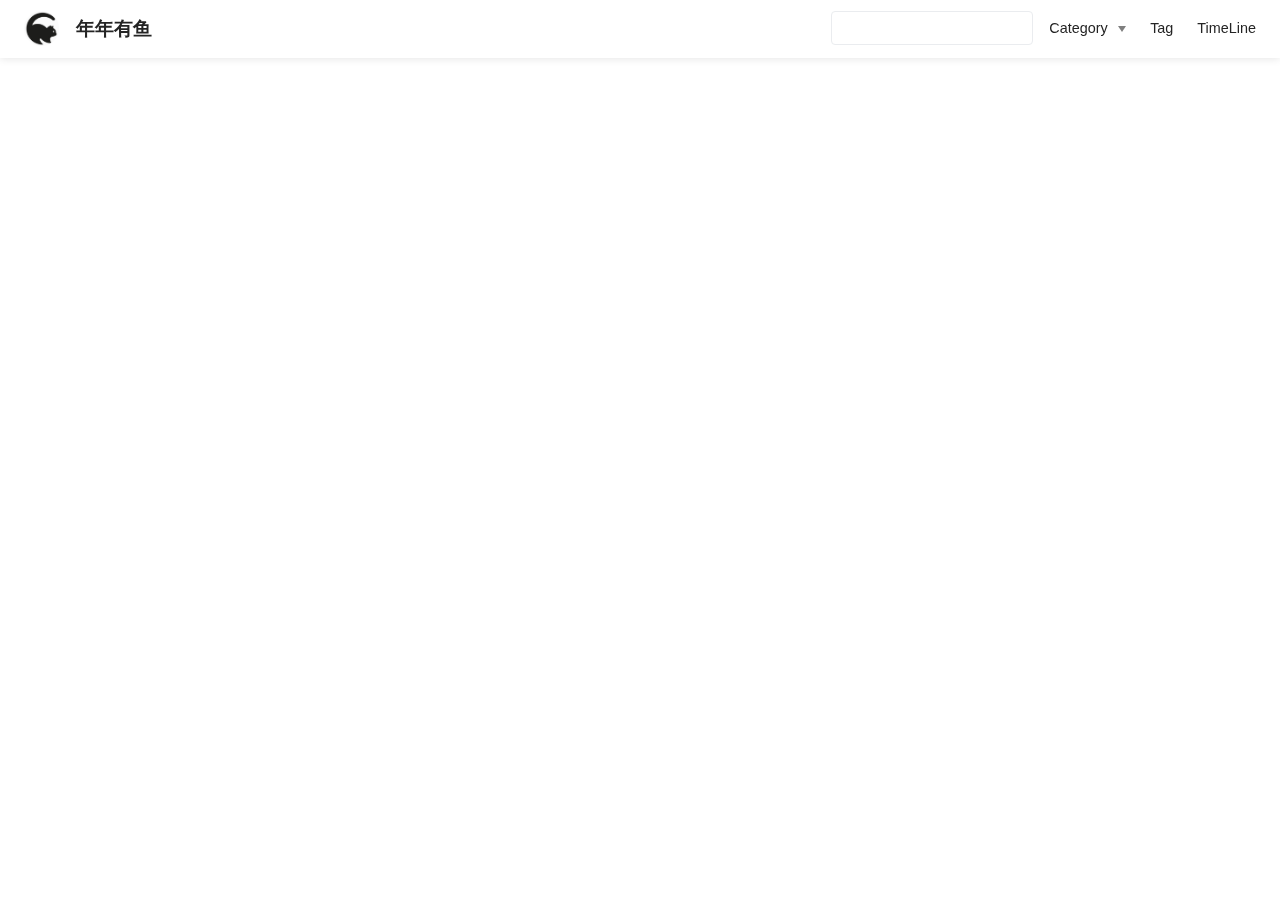
<file: config.html>
<!DOCTYPE html>
<html lang="en-US">
  <head>
    <meta charset="utf-8">
    <meta name="viewport" content="width=device-width,initial-scale=1">
    <title>年年有鱼</title>
    <meta name="generator" content="VuePress 1.7.1">
    
    <meta name="description" content="希望世界和平，年年有鱼！">
    <meta name="viewport" content="width=device-width,initial-scale=1,user-scalable=no">
    
    <link rel="preload" href="/assets/css/0.styles.1155f190.css" as="style"><link rel="preload" href="/assets/js/app.8697c203.js" as="script"><link rel="preload" href="/assets/js/4.918b7ef9.js" as="script"><link rel="preload" href="/assets/js/1.c2aaa8d7.js" as="script"><link rel="preload" href="/assets/js/12.2ce9f6bc.js" as="script"><link rel="prefetch" href="/assets/js/10.21792c92.js"><link rel="prefetch" href="/assets/js/11.a704790f.js"><link rel="prefetch" href="/assets/js/13.84c06ec0.js"><link rel="prefetch" href="/assets/js/14.161a763f.js"><link rel="prefetch" href="/assets/js/15.f3c03137.js"><link rel="prefetch" href="/assets/js/5.1196332a.js"><link rel="prefetch" href="/assets/js/6.5edfed3c.js"><link rel="prefetch" href="/assets/js/7.eb806c47.js"><link rel="prefetch" href="/assets/js/8.09720390.js"><link rel="prefetch" href="/assets/js/9.4947c43f.js"><link rel="prefetch" href="/assets/js/vendors~flowchart.f502ac6d.js">
    <link rel="stylesheet" href="/assets/css/0.styles.1155f190.css">
  </head>
  <body>
    <div id="app" data-server-rendered="true"><div class="theme-container no-sidebar" data-v-2d5f533b><div data-v-2d5f533b><div id="loader-wrapper" class="loading-wrapper" data-v-d48f4d20 data-v-2d5f533b data-v-2d5f533b><div class="loader-main" data-v-d48f4d20><div data-v-d48f4d20></div><div data-v-d48f4d20></div><div data-v-d48f4d20></div><div data-v-d48f4d20></div></div> <!----> <!----></div> <div class="password-shadow password-wrapper-out" style="display:none;" data-v-64685f0e data-v-2d5f533b data-v-2d5f533b><h3 class="title" style="display:none;" data-v-64685f0e data-v-64685f0e>年年有鱼</h3> <!----> <label id="box" class="inputBox" style="display:none;" data-v-64685f0e data-v-64685f0e><input type="password" value="" data-v-64685f0e> <span data-v-64685f0e>Konck! Knock!</span> <button data-v-64685f0e>OK</button></label> <div class="footer" style="display:none;" data-v-64685f0e data-v-64685f0e><span data-v-64685f0e><i class="iconfont reco-theme" data-v-64685f0e></i> <a target="blank" href="https://vuepress-theme-reco.recoluan.com" data-v-64685f0e>vuePress-theme-reco</a></span> <span data-v-64685f0e><i class="iconfont reco-copyright" data-v-64685f0e></i> <a data-v-64685f0e><span data-v-64685f0e>年年有鱼</span>
            
          <!---->
          2020
        </a></span></div></div> <div class="hide" data-v-2d5f533b><header class="navbar" data-v-2d5f533b><div class="sidebar-button"><svg xmlns="http://www.w3.org/2000/svg" aria-hidden="true" role="img" viewBox="0 0 448 512" class="icon"><path fill="currentColor" d="M436 124H12c-6.627 0-12-5.373-12-12V80c0-6.627 5.373-12 12-12h424c6.627 0 12 5.373 12 12v32c0 6.627-5.373 12-12 12zm0 160H12c-6.627 0-12-5.373-12-12v-32c0-6.627 5.373-12 12-12h424c6.627 0 12 5.373 12 12v32c0 6.627-5.373 12-12 12zm0 160H12c-6.627 0-12-5.373-12-12v-32c0-6.627 5.373-12 12-12h424c6.627 0 12 5.373 12 12v32c0 6.627-5.373 12-12 12z"></path></svg></div> <a href="/" class="home-link router-link-active"><img src="/assets/img/logo.jpg" alt="年年有鱼" class="logo"> <span class="site-name">年年有鱼</span></a> <div class="links"><div class="color-picker"><a class="color-button"><i class="iconfont reco-color"></i></a> <div class="color-picker-menu" style="display:none;"><div class="mode-options"><h4 class="title">Choose mode</h4> <ul class="color-mode-options"><li class="dark">dark</li><li class="auto active">auto</li><li class="light">light</li></ul></div></div></div> <div class="search-box"><i class="iconfont reco-search"></i> <input aria-label="Search" autocomplete="off" spellcheck="false" value=""> <!----></div> <nav class="nav-links can-hide"><div class="nav-item"><div class="dropdown-wrapper"><a class="dropdown-title"><span class="title"><i class="iconfont reco-category"></i>
      Category
    </span> <span class="arrow right"></span></a> <ul class="nav-dropdown" style="display:none;"><li class="dropdown-item"><!----> <a href="/categories/embeded linux/" class="nav-link"><i class="iconfont undefined"></i>
  embeded linux
</a></li><li class="dropdown-item"><!----> <a href="/categories/前端/" class="nav-link"><i class="iconfont undefined"></i>
  前端
</a></li></ul></div></div><div class="nav-item"><a href="/tag/" class="nav-link"><i class="iconfont reco-tag"></i>
  Tag
</a></div><div class="nav-item"><a href="/timeline/" class="nav-link"><i class="iconfont reco-date"></i>
  TimeLine
</a></div> <!----></nav></div></header> <div class="sidebar-mask" data-v-2d5f533b></div> <aside class="sidebar" data-v-2d5f533b><div class="personal-info-wrapper" data-v-ca798c94 data-v-2d5f533b><img src="/assets/img/logo.jpg" alt="author-avatar" class="personal-img" data-v-ca798c94> <h3 class="name" data-v-ca798c94>
    年年有鱼
  </h3> <div class="num" data-v-ca798c94><div data-v-ca798c94><h3 data-v-ca798c94>2</h3> <h6 data-v-ca798c94>Article</h6></div> <div data-v-ca798c94><h3 data-v-ca798c94>3</h3> <h6 data-v-ca798c94>Tag</h6></div></div> <hr data-v-ca798c94></div> <nav class="nav-links"><div class="nav-item"><div class="dropdown-wrapper"><a class="dropdown-title"><span class="title"><i class="iconfont reco-category"></i>
      Category
    </span> <span class="arrow right"></span></a> <ul class="nav-dropdown" style="display:none;"><li class="dropdown-item"><!----> <a href="/categories/embeded linux/" class="nav-link"><i class="iconfont undefined"></i>
  embeded linux
</a></li><li class="dropdown-item"><!----> <a href="/categories/前端/" class="nav-link"><i class="iconfont undefined"></i>
  前端
</a></li></ul></div></div><div class="nav-item"><a href="/tag/" class="nav-link"><i class="iconfont reco-tag"></i>
  Tag
</a></div><div class="nav-item"><a href="/timeline/" class="nav-link"><i class="iconfont reco-date"></i>
  TimeLine
</a></div> <!----></nav> <!----> </aside> <div class="password-shadow password-wrapper-in" style="display:none;" data-v-64685f0e data-v-2d5f533b><h3 class="title" style="display:none;" data-v-64685f0e data-v-64685f0e></h3> <!----> <label id="box" class="inputBox" style="display:none;" data-v-64685f0e data-v-64685f0e><input type="password" value="" data-v-64685f0e> <span data-v-64685f0e>Konck! Knock!</span> <button data-v-64685f0e>OK</button></label> <div class="footer" style="display:none;" data-v-64685f0e data-v-64685f0e><span data-v-64685f0e><i class="iconfont reco-theme" data-v-64685f0e></i> <a target="blank" href="https://vuepress-theme-reco.recoluan.com" data-v-64685f0e>vuePress-theme-reco</a></span> <span data-v-64685f0e><i class="iconfont reco-copyright" data-v-64685f0e></i> <a data-v-64685f0e><span data-v-64685f0e>年年有鱼</span>
            
          <!---->
          2020
        </a></span></div></div> <div data-v-2d5f533b><main class="page" style="padding-right:0;"><div class="page-title" style="display:none;"><h1 class="title"></h1> <div data-v-3b7f5bdf><i class="iconfont reco-account" data-v-3b7f5bdf><span data-v-3b7f5bdf>年年有鱼</span></i> <!----> <!----> <!----></div></div> <div class="theme-reco-content content__default" style="display:none;"></div> <footer class="page-edit" style="display:none;"><!----> <!----></footer> <!----> <!----> <!----></main> <!----></div></div></div></div><div class="global-ui"><div class="back-to-ceiling" style="right:1rem;bottom:6rem;width:2.5rem;height:2.5rem;border-radius:.25rem;line-height:2.5rem;display:none;" data-v-c6073ba8 data-v-c6073ba8><svg t="1574745035067" viewBox="0 0 1024 1024" version="1.1" xmlns="http://www.w3.org/2000/svg" p-id="5404" class="icon" data-v-c6073ba8><path d="M526.60727968 10.90185116a27.675 27.675 0 0 0-29.21455937 0c-131.36607665 82.28402758-218.69155461 228.01873535-218.69155402 394.07834331a462.20625001 462.20625001 0 0 0 5.36959153 69.94390903c1.00431239 6.55289093-0.34802892 13.13561351-3.76865779 18.80351572-32.63518765 54.11355614-51.75690182 118.55860487-51.7569018 187.94566865a371.06718723 371.06718723 0 0 0 11.50484808 91.98906777c6.53300375 25.50556257 41.68394495 28.14064038 52.69160883 4.22606766 17.37162448-37.73630017 42.14135425-72.50938081 72.80769204-103.21549295 2.18761121 3.04276886 4.15646224 6.24463696 6.40373557 9.22774369a1871.4375 1871.4375 0 0 0 140.04691725 5.34970492 1866.36093723 1866.36093723 0 0 0 140.04691723-5.34970492c2.24727335-2.98310674 4.21612437-6.18497483 6.3937923-9.2178004 30.66633723 30.70611158 55.4360664 65.4791928 72.80769147 103.21549355 11.00766384 23.91457269 46.15860503 21.27949489 52.69160879-4.22606768a371.15156223 371.15156223 0 0 0 11.514792-91.99901164c0-69.36717486-19.13165746-133.82216804-51.75690182-187.92578088-3.42062944-5.66790279-4.76302748-12.26056868-3.76865837-18.80351632a462.20625001 462.20625001 0 0 0 5.36959269-69.943909c-0.00994388-166.08943902-87.32547796-311.81420293-218.6915546-394.09823051zM605.93803103 357.87693858a93.93749974 93.93749974 0 1 1-187.89594924 6.1e-7 93.93749974 93.93749974 0 0 1 187.89594924-6.1e-7z" p-id="5405" data-v-c6073ba8></path><path d="M429.50777625 765.63860547C429.50777625 803.39355007 466.44236686 1000.39046097 512.00932183 1000.39046097c45.56695499 0 82.4922232-197.00623328 82.5015456-234.7518555 0-37.75494459-36.9345906-68.35043303-82.4922232-68.34111062-45.57627738-0.00932239-82.52019037 30.59548842-82.51086798 68.34111062z" p-id="5406" data-v-c6073ba8></path></svg></div></div></div>
    <script src="/assets/js/app.8697c203.js" defer></script><script src="/assets/js/4.918b7ef9.js" defer></script><script src="/assets/js/1.c2aaa8d7.js" defer></script><script src="/assets/js/12.2ce9f6bc.js" defer></script>
  </body>
</html>
</file>
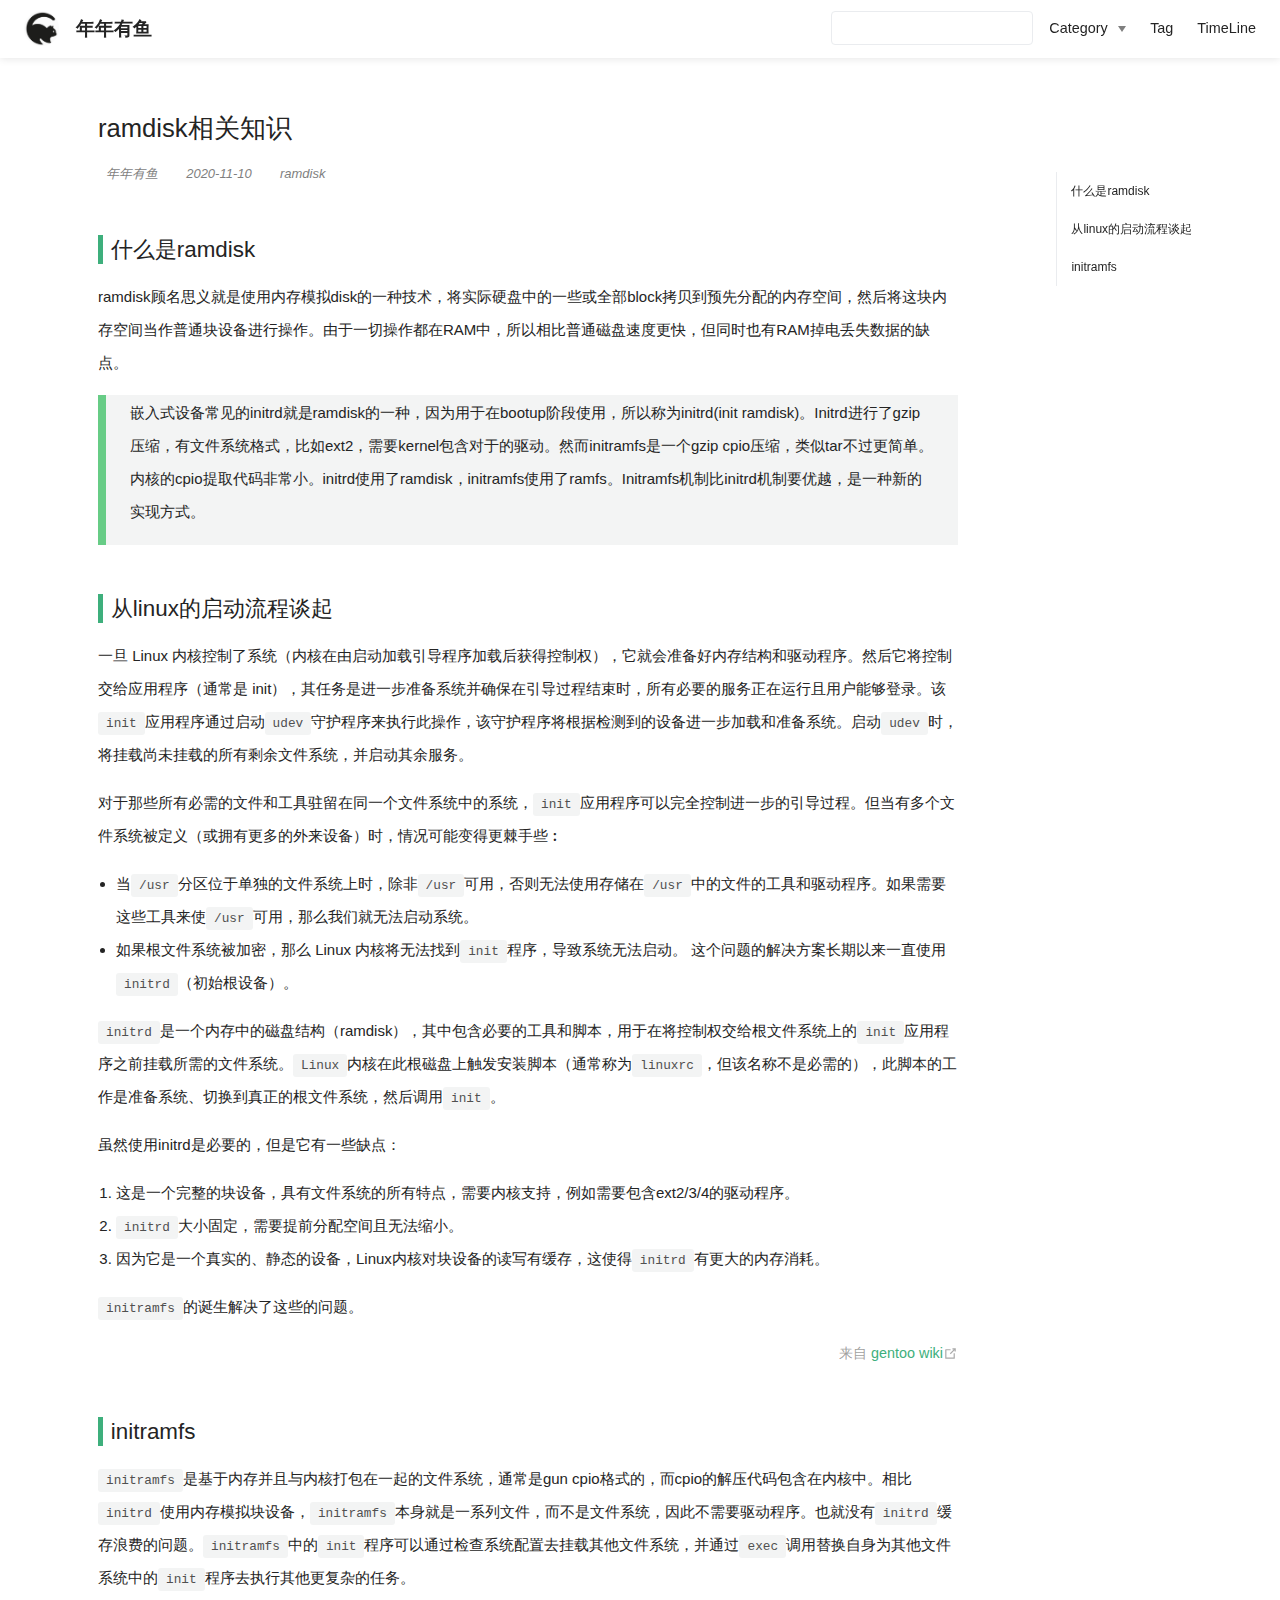
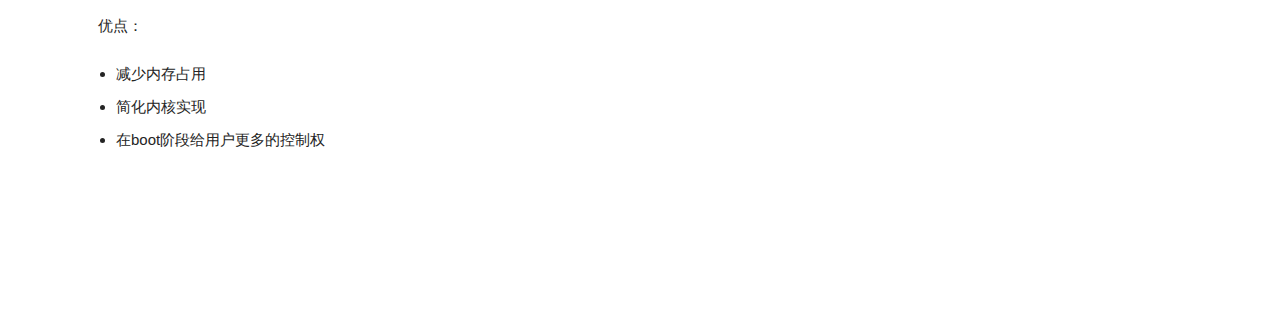
<file: post/ramdisk.html>
<!DOCTYPE html>
<html lang="en-US">
  <head>
    <meta charset="utf-8">
    <meta name="viewport" content="width=device-width,initial-scale=1">
    <title>ramdisk相关知识 | 年年有鱼</title>
    <meta name="generator" content="VuePress 1.7.1">
    
    <meta name="description" content="希望世界和平，年年有鱼！">
    <meta name="viewport" content="width=device-width,initial-scale=1,user-scalable=no">
    
    <link rel="preload" href="/assets/css/0.styles.1155f190.css" as="style"><link rel="preload" href="/assets/js/app.8697c203.js" as="script"><link rel="preload" href="/assets/js/4.918b7ef9.js" as="script"><link rel="preload" href="/assets/js/1.c2aaa8d7.js" as="script"><link rel="preload" href="/assets/js/14.161a763f.js" as="script"><link rel="prefetch" href="/assets/js/10.21792c92.js"><link rel="prefetch" href="/assets/js/11.a704790f.js"><link rel="prefetch" href="/assets/js/12.2ce9f6bc.js"><link rel="prefetch" href="/assets/js/13.84c06ec0.js"><link rel="prefetch" href="/assets/js/15.f3c03137.js"><link rel="prefetch" href="/assets/js/5.1196332a.js"><link rel="prefetch" href="/assets/js/6.5edfed3c.js"><link rel="prefetch" href="/assets/js/7.eb806c47.js"><link rel="prefetch" href="/assets/js/8.09720390.js"><link rel="prefetch" href="/assets/js/9.4947c43f.js"><link rel="prefetch" href="/assets/js/vendors~flowchart.f502ac6d.js">
    <link rel="stylesheet" href="/assets/css/0.styles.1155f190.css">
  </head>
  <body>
    <div id="app" data-server-rendered="true"><div class="theme-container no-sidebar" data-v-2d5f533b><div data-v-2d5f533b><div id="loader-wrapper" class="loading-wrapper" data-v-d48f4d20 data-v-2d5f533b data-v-2d5f533b><div class="loader-main" data-v-d48f4d20><div data-v-d48f4d20></div><div data-v-d48f4d20></div><div data-v-d48f4d20></div><div data-v-d48f4d20></div></div> <!----> <!----></div> <div class="password-shadow password-wrapper-out" style="display:none;" data-v-64685f0e data-v-2d5f533b data-v-2d5f533b><h3 class="title" style="display:none;" data-v-64685f0e data-v-64685f0e>年年有鱼</h3> <!----> <label id="box" class="inputBox" style="display:none;" data-v-64685f0e data-v-64685f0e><input type="password" value="" data-v-64685f0e> <span data-v-64685f0e>Konck! Knock!</span> <button data-v-64685f0e>OK</button></label> <div class="footer" style="display:none;" data-v-64685f0e data-v-64685f0e><span data-v-64685f0e><i class="iconfont reco-theme" data-v-64685f0e></i> <a target="blank" href="https://vuepress-theme-reco.recoluan.com" data-v-64685f0e>vuePress-theme-reco</a></span> <span data-v-64685f0e><i class="iconfont reco-copyright" data-v-64685f0e></i> <a data-v-64685f0e><span data-v-64685f0e>年年有鱼</span>
            
          <!---->
          2020
        </a></span></div></div> <div class="hide" data-v-2d5f533b><header class="navbar" data-v-2d5f533b><div class="sidebar-button"><svg xmlns="http://www.w3.org/2000/svg" aria-hidden="true" role="img" viewBox="0 0 448 512" class="icon"><path fill="currentColor" d="M436 124H12c-6.627 0-12-5.373-12-12V80c0-6.627 5.373-12 12-12h424c6.627 0 12 5.373 12 12v32c0 6.627-5.373 12-12 12zm0 160H12c-6.627 0-12-5.373-12-12v-32c0-6.627 5.373-12 12-12h424c6.627 0 12 5.373 12 12v32c0 6.627-5.373 12-12 12zm0 160H12c-6.627 0-12-5.373-12-12v-32c0-6.627 5.373-12 12-12h424c6.627 0 12 5.373 12 12v32c0 6.627-5.373 12-12 12z"></path></svg></div> <a href="/" class="home-link router-link-active"><img src="/assets/img/logo.jpg" alt="年年有鱼" class="logo"> <span class="site-name">年年有鱼</span></a> <div class="links"><div class="color-picker"><a class="color-button"><i class="iconfont reco-color"></i></a> <div class="color-picker-menu" style="display:none;"><div class="mode-options"><h4 class="title">Choose mode</h4> <ul class="color-mode-options"><li class="dark">dark</li><li class="auto active">auto</li><li class="light">light</li></ul></div></div></div> <div class="search-box"><i class="iconfont reco-search"></i> <input aria-label="Search" autocomplete="off" spellcheck="false" value=""> <!----></div> <nav class="nav-links can-hide"><div class="nav-item"><div class="dropdown-wrapper"><a class="dropdown-title"><span class="title"><i class="iconfont reco-category"></i>
      Category
    </span> <span class="arrow right"></span></a> <ul class="nav-dropdown" style="display:none;"><li class="dropdown-item"><!----> <a href="/categories/embeded linux/" class="nav-link"><i class="iconfont undefined"></i>
  embeded linux
</a></li><li class="dropdown-item"><!----> <a href="/categories/前端/" class="nav-link"><i class="iconfont undefined"></i>
  前端
</a></li></ul></div></div><div class="nav-item"><a href="/tag/" class="nav-link"><i class="iconfont reco-tag"></i>
  Tag
</a></div><div class="nav-item"><a href="/timeline/" class="nav-link"><i class="iconfont reco-date"></i>
  TimeLine
</a></div> <!----></nav></div></header> <div class="sidebar-mask" data-v-2d5f533b></div> <aside class="sidebar" data-v-2d5f533b><div class="personal-info-wrapper" data-v-ca798c94 data-v-2d5f533b><img src="/assets/img/logo.jpg" alt="author-avatar" class="personal-img" data-v-ca798c94> <h3 class="name" data-v-ca798c94>
    年年有鱼
  </h3> <div class="num" data-v-ca798c94><div data-v-ca798c94><h3 data-v-ca798c94>2</h3> <h6 data-v-ca798c94>Article</h6></div> <div data-v-ca798c94><h3 data-v-ca798c94>3</h3> <h6 data-v-ca798c94>Tag</h6></div></div> <hr data-v-ca798c94></div> <nav class="nav-links"><div class="nav-item"><div class="dropdown-wrapper"><a class="dropdown-title"><span class="title"><i class="iconfont reco-category"></i>
      Category
    </span> <span class="arrow right"></span></a> <ul class="nav-dropdown" style="display:none;"><li class="dropdown-item"><!----> <a href="/categories/embeded linux/" class="nav-link"><i class="iconfont undefined"></i>
  embeded linux
</a></li><li class="dropdown-item"><!----> <a href="/categories/前端/" class="nav-link"><i class="iconfont undefined"></i>
  前端
</a></li></ul></div></div><div class="nav-item"><a href="/tag/" class="nav-link"><i class="iconfont reco-tag"></i>
  Tag
</a></div><div class="nav-item"><a href="/timeline/" class="nav-link"><i class="iconfont reco-date"></i>
  TimeLine
</a></div> <!----></nav> <!----> </aside> <div class="password-shadow password-wrapper-in" style="display:none;" data-v-64685f0e data-v-2d5f533b><h3 class="title" style="display:none;" data-v-64685f0e data-v-64685f0e>ramdisk相关知识</h3> <!----> <label id="box" class="inputBox" style="display:none;" data-v-64685f0e data-v-64685f0e><input type="password" value="" data-v-64685f0e> <span data-v-64685f0e>Konck! Knock!</span> <button data-v-64685f0e>OK</button></label> <div class="footer" style="display:none;" data-v-64685f0e data-v-64685f0e><span data-v-64685f0e><i class="iconfont reco-theme" data-v-64685f0e></i> <a target="blank" href="https://vuepress-theme-reco.recoluan.com" data-v-64685f0e>vuePress-theme-reco</a></span> <span data-v-64685f0e><i class="iconfont reco-copyright" data-v-64685f0e></i> <a data-v-64685f0e><span data-v-64685f0e>年年有鱼</span>
            
          <!---->
          2020
        </a></span></div></div> <div data-v-2d5f533b><main class="page"><div class="page-title" style="display:none;"><h1 class="title">ramdisk相关知识</h1> <div data-v-3b7f5bdf><i class="iconfont reco-account" data-v-3b7f5bdf><span data-v-3b7f5bdf>年年有鱼</span></i> <i class="iconfont reco-date" data-v-3b7f5bdf><span data-v-3b7f5bdf>2020-11-10</span></i> <!----> <i class="iconfont reco-tag tags" data-v-3b7f5bdf><span class="tag-item" data-v-3b7f5bdf>ramdisk</span></i></div></div> <div class="theme-reco-content content__default" style="display:none;"><h2 id="什么是ramdisk"><a href="#什么是ramdisk" class="header-anchor">#</a> 什么是ramdisk</h2> <p>ramdisk顾名思义就是使用内存模拟disk的一种技术，将实际硬盘中的一些或全部block拷贝到预先分配的内存空间，然后将这块内存空间当作普通块设备进行操作。由于一切操作都在RAM中，所以相比普通磁盘速度更快，但同时也有RAM掉电丢失数据的缺点。</p> <div class="custom-block tip"><p>嵌入式设备常见的initrd就是ramdisk的一种，因为用于在bootup阶段使用，所以称为initrd(init ramdisk)。Initrd进行了gzip压缩，有文件系统格式，比如ext2，需要kernel包含对于的驱动。然而initramfs是一个gzip cpio压缩，类似tar不过更简单。内核的cpio提取代码非常小。initrd使用了ramdisk，initramfs使用了ramfs。Initramfs机制比initrd机制要优越，是一种新的实现方式。</p></div> <h2 id="从linux的启动流程谈起"><a href="#从linux的启动流程谈起" class="header-anchor">#</a> 从linux的启动流程谈起</h2> <p>一旦 Linux 内核控制了系统（内核在由启动加载引导程序加载后获得控制权），它就会准备好内存结构和驱动程序。然后它将控制交给应用程序（通常是 init），其任务是进一步准备系统并确保在引导过程结束时，所有必要的服务正在运行且用户能够登录。该<code>init</code>应用程序通过启动<code>udev</code>守护程序来执行此操作，该守护程序将根据检测到的设备进一步加载和准备系统。启动<code>udev</code>时，将挂载尚未挂载的所有剩余文件系统，并启动其余服务。</p> <p>对于那些所有必需的文件和工具驻留在同一个文件系统中的系统，<code>init</code>应用程序可以完全控制进一步的引导过程。但当有多个文件系统被定义（或拥有更多的外来设备）时，情况可能变得更棘手些︰</p> <ul><li>当<code>/usr</code>分区位于单独的文件系统上时，除非<code>/usr</code>可用，否则无法使用存储在<code>/usr</code>中的文件的工具和驱动程序。如果需要这些工具来使<code>/usr</code>可用，那么我们就无法启动系统。</li> <li>如果根文件系统被加密，那么 Linux 内核将无法找到<code>init</code>程序，导致系统无法启动。
这个问题的解决方案长期以来一直使用<code>initrd</code>（初始根设备）。</li></ul> <p><code>initrd</code>是一个内存中的磁盘结构（ramdisk），其中包含必要的工具和脚本，用于在将控制权交给根文件系统上的<code>init</code>应用程序之前挂载所需的文件系统。<code>Linux</code>内核在此根磁盘上触发安装脚本（通常称为<code>linuxrc</code>，但该名称不是必需的），此脚本的工作是准备系统、切换到真正的根文件系统，然后调用<code>init</code>。</p> <p>虽然使用initrd是必要的，但是它有一些缺点：</p> <ol><li>这是一个完整的块设备，具有文件系统的所有特点，需要内核支持，例如需要包含ext2/3/4的驱动程序。</li> <li><code>initrd</code>大小固定，需要提前分配空间且无法缩小。</li> <li>因为它是一个真实的、静态的设备，Linux内核对块设备的读写有缓存，这使得<code>initrd</code>有更大的内存消耗。</li></ol> <p><code>initramfs</code>的诞生解决了这些的问题。</p> <div class="custom-block right"><p>来自 <a href="https://wiki.gentoo.org/wiki/Initramfs/Guide/zh-cn" target="_blank" rel="noopener noreferrer">gentoo wiki<span><svg xmlns="http://www.w3.org/2000/svg" aria-hidden="true" focusable="false" x="0px" y="0px" viewBox="0 0 100 100" width="15" height="15" class="icon outbound"><path fill="currentColor" d="M18.8,85.1h56l0,0c2.2,0,4-1.8,4-4v-32h-8v28h-48v-48h28v-8h-32l0,0c-2.2,0-4,1.8-4,4v56C14.8,83.3,16.6,85.1,18.8,85.1z"></path> <polygon fill="currentColor" points="45.7,48.7 51.3,54.3 77.2,28.5 77.2,37.2 85.2,37.2 85.2,14.9 62.8,14.9 62.8,22.9 71.5,22.9"></polygon></svg> <span class="sr-only">(opens new window)</span></span></a></p></div> <h2 id="initramfs"><a href="#initramfs" class="header-anchor">#</a> initramfs</h2> <p><code>initramfs</code>是基于内存并且与内核打包在一起的文件系统，通常是gun cpio格式的，而cpio的解压代码包含在内核中。相比<code>initrd</code>使用内存模拟块设备，<code>initramfs</code>本身就是一系列文件，而不是文件系统，因此不需要驱动程序。也就没有<code>initrd</code>缓存浪费的问题。<code>initramfs</code>中的<code>init</code>程序可以通过检查系统配置去挂载其他文件系统，并通过<code>exec</code>调用替换自身为其他文件系统中的<code>init</code>程序去执行其他更复杂的任务。</p> <p>优点：</p> <ul><li>减少内存占用</li> <li>简化内核实现</li> <li>在boot阶段给用户更多的控制权</li></ul></div> <footer class="page-edit" style="display:none;"><!----> <!----></footer> <!----> <!----> <!----></main> <!----></div></div></div></div><div class="global-ui"><div class="back-to-ceiling" style="right:1rem;bottom:6rem;width:2.5rem;height:2.5rem;border-radius:.25rem;line-height:2.5rem;display:none;" data-v-c6073ba8 data-v-c6073ba8><svg t="1574745035067" viewBox="0 0 1024 1024" version="1.1" xmlns="http://www.w3.org/2000/svg" p-id="5404" class="icon" data-v-c6073ba8><path d="M526.60727968 10.90185116a27.675 27.675 0 0 0-29.21455937 0c-131.36607665 82.28402758-218.69155461 228.01873535-218.69155402 394.07834331a462.20625001 462.20625001 0 0 0 5.36959153 69.94390903c1.00431239 6.55289093-0.34802892 13.13561351-3.76865779 18.80351572-32.63518765 54.11355614-51.75690182 118.55860487-51.7569018 187.94566865a371.06718723 371.06718723 0 0 0 11.50484808 91.98906777c6.53300375 25.50556257 41.68394495 28.14064038 52.69160883 4.22606766 17.37162448-37.73630017 42.14135425-72.50938081 72.80769204-103.21549295 2.18761121 3.04276886 4.15646224 6.24463696 6.40373557 9.22774369a1871.4375 1871.4375 0 0 0 140.04691725 5.34970492 1866.36093723 1866.36093723 0 0 0 140.04691723-5.34970492c2.24727335-2.98310674 4.21612437-6.18497483 6.3937923-9.2178004 30.66633723 30.70611158 55.4360664 65.4791928 72.80769147 103.21549355 11.00766384 23.91457269 46.15860503 21.27949489 52.69160879-4.22606768a371.15156223 371.15156223 0 0 0 11.514792-91.99901164c0-69.36717486-19.13165746-133.82216804-51.75690182-187.92578088-3.42062944-5.66790279-4.76302748-12.26056868-3.76865837-18.80351632a462.20625001 462.20625001 0 0 0 5.36959269-69.943909c-0.00994388-166.08943902-87.32547796-311.81420293-218.6915546-394.09823051zM605.93803103 357.87693858a93.93749974 93.93749974 0 1 1-187.89594924 6.1e-7 93.93749974 93.93749974 0 0 1 187.89594924-6.1e-7z" p-id="5405" data-v-c6073ba8></path><path d="M429.50777625 765.63860547C429.50777625 803.39355007 466.44236686 1000.39046097 512.00932183 1000.39046097c45.56695499 0 82.4922232-197.00623328 82.5015456-234.7518555 0-37.75494459-36.9345906-68.35043303-82.4922232-68.34111062-45.57627738-0.00932239-82.52019037 30.59548842-82.51086798 68.34111062z" p-id="5406" data-v-c6073ba8></path></svg></div></div></div>
    <script src="/assets/js/app.8697c203.js" defer></script><script src="/assets/js/4.918b7ef9.js" defer></script><script src="/assets/js/1.c2aaa8d7.js" defer></script><script src="/assets/js/14.161a763f.js" defer></script>
  </body>
</html>
</file>
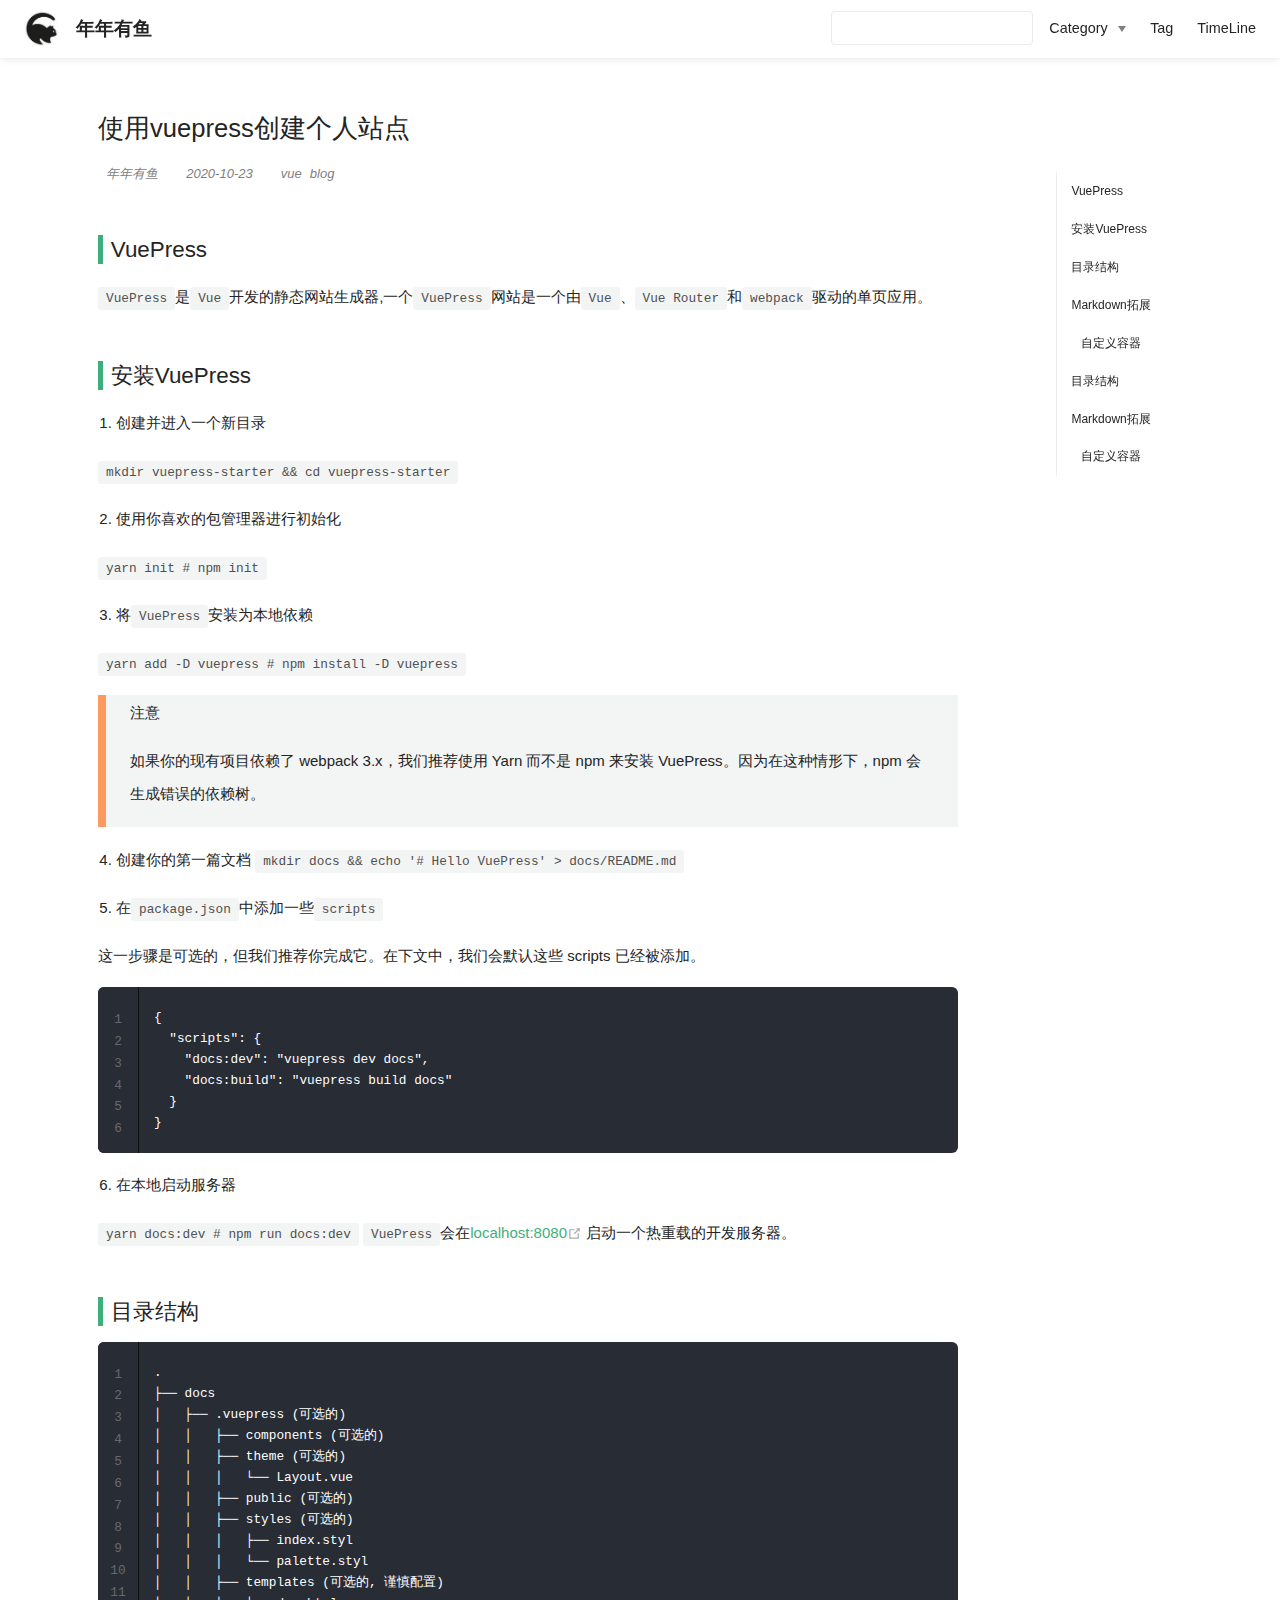
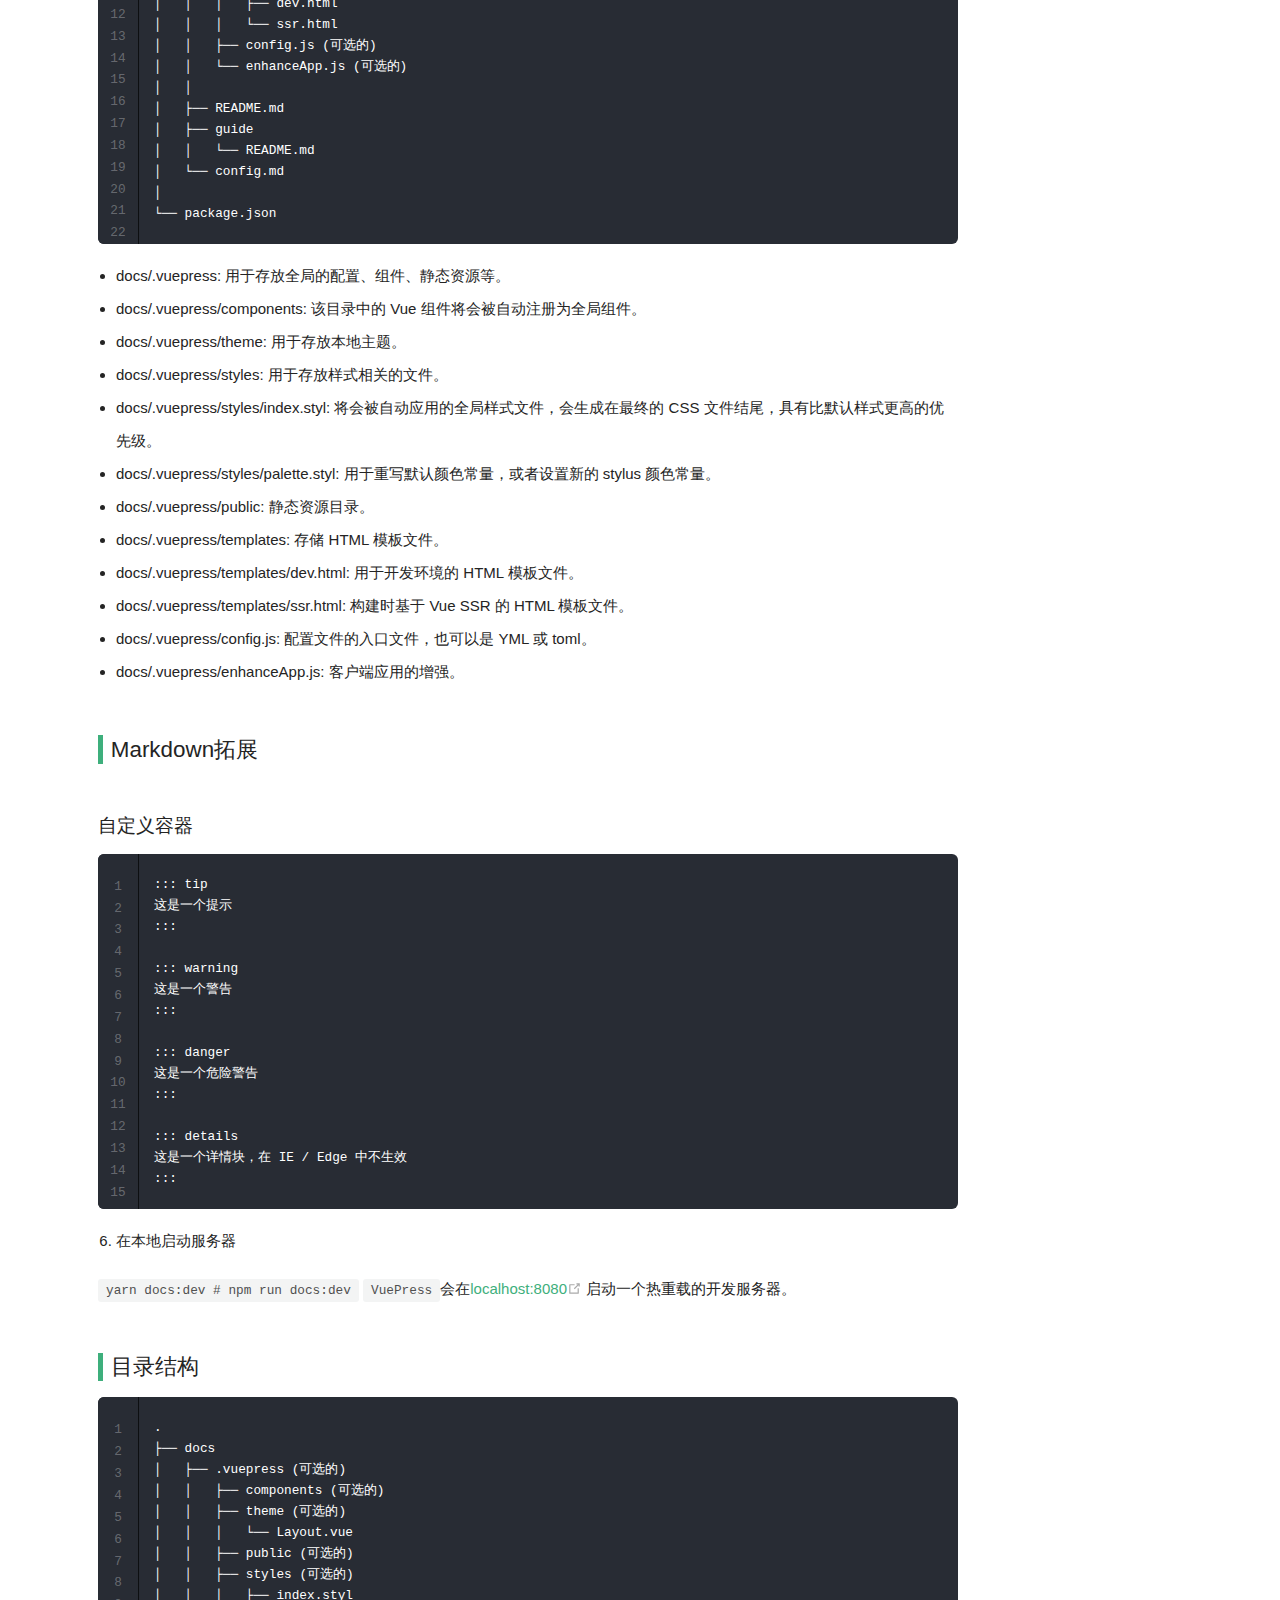
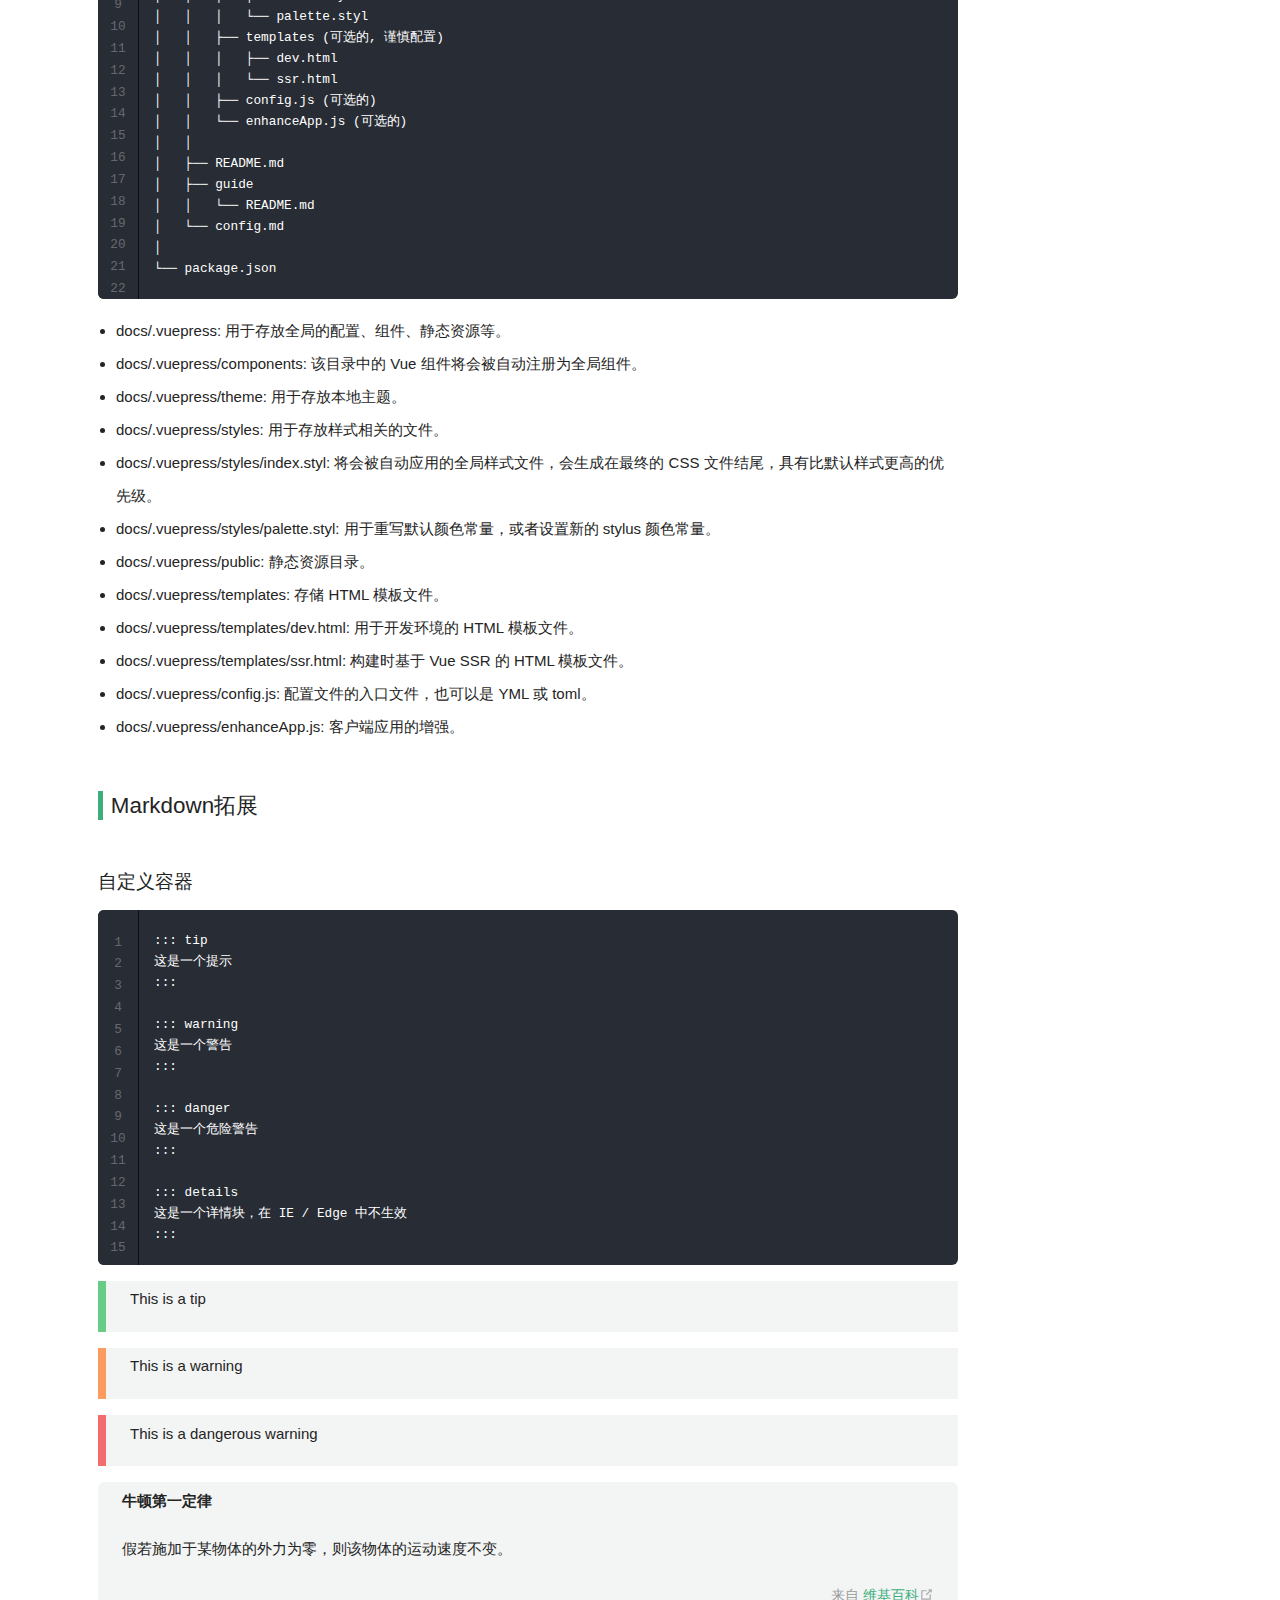
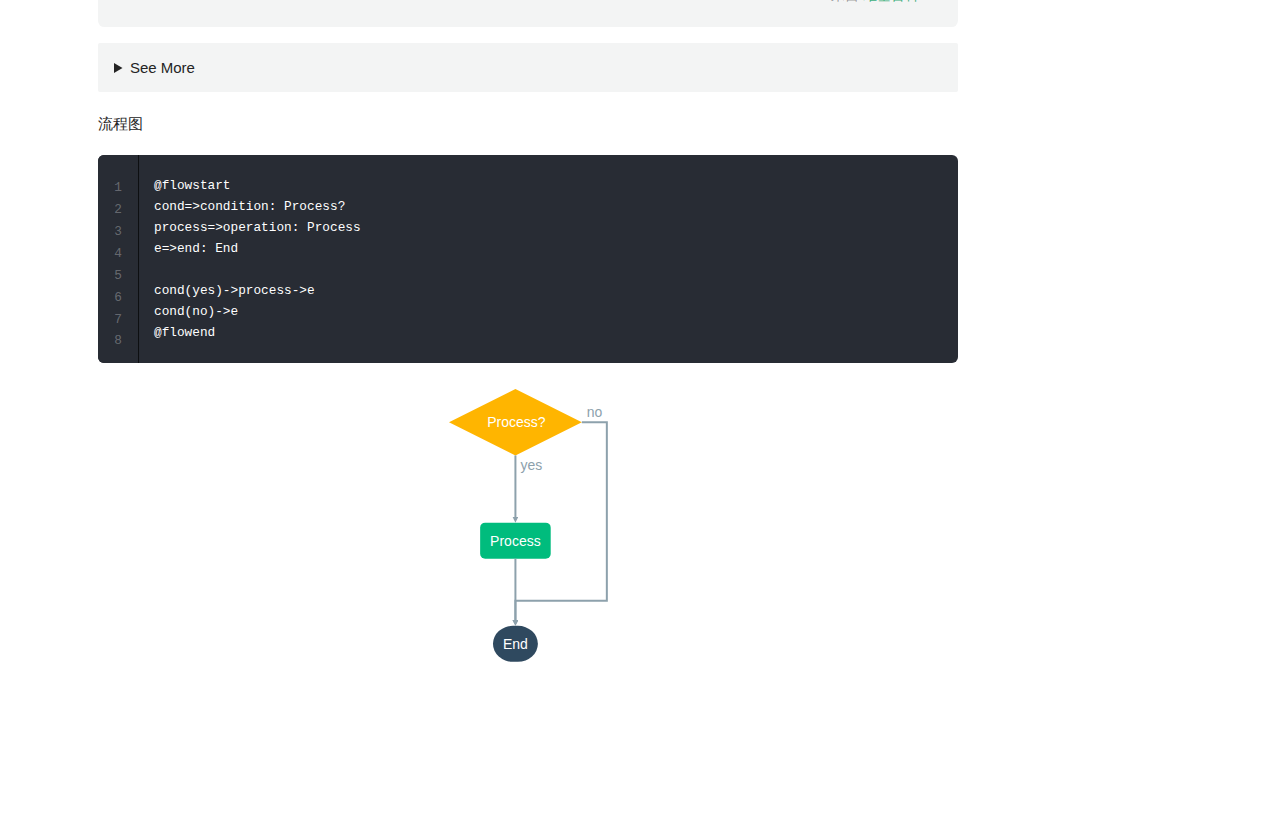
<file: post/use-vuepress.html>
<!DOCTYPE html>
<html lang="en-US">
  <head>
    <meta charset="utf-8">
    <meta name="viewport" content="width=device-width,initial-scale=1">
    <title>使用vuepress创建个人站点 | 年年有鱼</title>
    <meta name="generator" content="VuePress 1.7.1">
    
    <meta name="description" content="希望世界和平，年年有鱼！">
    <meta name="viewport" content="width=device-width,initial-scale=1,user-scalable=no">
    
    <link rel="preload" href="/assets/css/0.styles.1155f190.css" as="style"><link rel="preload" href="/assets/js/app.8697c203.js" as="script"><link rel="preload" href="/assets/js/4.918b7ef9.js" as="script"><link rel="preload" href="/assets/js/1.c2aaa8d7.js" as="script"><link rel="preload" href="/assets/js/15.f3c03137.js" as="script"><link rel="prefetch" href="/assets/js/10.21792c92.js"><link rel="prefetch" href="/assets/js/11.a704790f.js"><link rel="prefetch" href="/assets/js/12.2ce9f6bc.js"><link rel="prefetch" href="/assets/js/13.84c06ec0.js"><link rel="prefetch" href="/assets/js/14.161a763f.js"><link rel="prefetch" href="/assets/js/5.1196332a.js"><link rel="prefetch" href="/assets/js/6.5edfed3c.js"><link rel="prefetch" href="/assets/js/7.eb806c47.js"><link rel="prefetch" href="/assets/js/8.09720390.js"><link rel="prefetch" href="/assets/js/9.4947c43f.js"><link rel="prefetch" href="/assets/js/vendors~flowchart.f502ac6d.js">
    <link rel="stylesheet" href="/assets/css/0.styles.1155f190.css">
  </head>
  <body>
    <div id="app" data-server-rendered="true"><div class="theme-container no-sidebar" data-v-2d5f533b><div data-v-2d5f533b><div id="loader-wrapper" class="loading-wrapper" data-v-d48f4d20 data-v-2d5f533b data-v-2d5f533b><div class="loader-main" data-v-d48f4d20><div data-v-d48f4d20></div><div data-v-d48f4d20></div><div data-v-d48f4d20></div><div data-v-d48f4d20></div></div> <!----> <!----></div> <div class="password-shadow password-wrapper-out" style="display:none;" data-v-64685f0e data-v-2d5f533b data-v-2d5f533b><h3 class="title" style="display:none;" data-v-64685f0e data-v-64685f0e>年年有鱼</h3> <!----> <label id="box" class="inputBox" style="display:none;" data-v-64685f0e data-v-64685f0e><input type="password" value="" data-v-64685f0e> <span data-v-64685f0e>Konck! Knock!</span> <button data-v-64685f0e>OK</button></label> <div class="footer" style="display:none;" data-v-64685f0e data-v-64685f0e><span data-v-64685f0e><i class="iconfont reco-theme" data-v-64685f0e></i> <a target="blank" href="https://vuepress-theme-reco.recoluan.com" data-v-64685f0e>vuePress-theme-reco</a></span> <span data-v-64685f0e><i class="iconfont reco-copyright" data-v-64685f0e></i> <a data-v-64685f0e><span data-v-64685f0e>年年有鱼</span>
            
          <!---->
          2020
        </a></span></div></div> <div class="hide" data-v-2d5f533b><header class="navbar" data-v-2d5f533b><div class="sidebar-button"><svg xmlns="http://www.w3.org/2000/svg" aria-hidden="true" role="img" viewBox="0 0 448 512" class="icon"><path fill="currentColor" d="M436 124H12c-6.627 0-12-5.373-12-12V80c0-6.627 5.373-12 12-12h424c6.627 0 12 5.373 12 12v32c0 6.627-5.373 12-12 12zm0 160H12c-6.627 0-12-5.373-12-12v-32c0-6.627 5.373-12 12-12h424c6.627 0 12 5.373 12 12v32c0 6.627-5.373 12-12 12zm0 160H12c-6.627 0-12-5.373-12-12v-32c0-6.627 5.373-12 12-12h424c6.627 0 12 5.373 12 12v32c0 6.627-5.373 12-12 12z"></path></svg></div> <a href="/" class="home-link router-link-active"><img src="/assets/img/logo.jpg" alt="年年有鱼" class="logo"> <span class="site-name">年年有鱼</span></a> <div class="links"><div class="color-picker"><a class="color-button"><i class="iconfont reco-color"></i></a> <div class="color-picker-menu" style="display:none;"><div class="mode-options"><h4 class="title">Choose mode</h4> <ul class="color-mode-options"><li class="dark">dark</li><li class="auto active">auto</li><li class="light">light</li></ul></div></div></div> <div class="search-box"><i class="iconfont reco-search"></i> <input aria-label="Search" autocomplete="off" spellcheck="false" value=""> <!----></div> <nav class="nav-links can-hide"><div class="nav-item"><div class="dropdown-wrapper"><a class="dropdown-title"><span class="title"><i class="iconfont reco-category"></i>
      Category
    </span> <span class="arrow right"></span></a> <ul class="nav-dropdown" style="display:none;"><li class="dropdown-item"><!----> <a href="/categories/embeded linux/" class="nav-link"><i class="iconfont undefined"></i>
  embeded linux
</a></li><li class="dropdown-item"><!----> <a href="/categories/前端/" class="nav-link"><i class="iconfont undefined"></i>
  前端
</a></li></ul></div></div><div class="nav-item"><a href="/tag/" class="nav-link"><i class="iconfont reco-tag"></i>
  Tag
</a></div><div class="nav-item"><a href="/timeline/" class="nav-link"><i class="iconfont reco-date"></i>
  TimeLine
</a></div> <!----></nav></div></header> <div class="sidebar-mask" data-v-2d5f533b></div> <aside class="sidebar" data-v-2d5f533b><div class="personal-info-wrapper" data-v-ca798c94 data-v-2d5f533b><img src="/assets/img/logo.jpg" alt="author-avatar" class="personal-img" data-v-ca798c94> <h3 class="name" data-v-ca798c94>
    年年有鱼
  </h3> <div class="num" data-v-ca798c94><div data-v-ca798c94><h3 data-v-ca798c94>2</h3> <h6 data-v-ca798c94>Article</h6></div> <div data-v-ca798c94><h3 data-v-ca798c94>3</h3> <h6 data-v-ca798c94>Tag</h6></div></div> <hr data-v-ca798c94></div> <nav class="nav-links"><div class="nav-item"><div class="dropdown-wrapper"><a class="dropdown-title"><span class="title"><i class="iconfont reco-category"></i>
      Category
    </span> <span class="arrow right"></span></a> <ul class="nav-dropdown" style="display:none;"><li class="dropdown-item"><!----> <a href="/categories/embeded linux/" class="nav-link"><i class="iconfont undefined"></i>
  embeded linux
</a></li><li class="dropdown-item"><!----> <a href="/categories/前端/" class="nav-link"><i class="iconfont undefined"></i>
  前端
</a></li></ul></div></div><div class="nav-item"><a href="/tag/" class="nav-link"><i class="iconfont reco-tag"></i>
  Tag
</a></div><div class="nav-item"><a href="/timeline/" class="nav-link"><i class="iconfont reco-date"></i>
  TimeLine
</a></div> <!----></nav> <!----> </aside> <div class="password-shadow password-wrapper-in" style="display:none;" data-v-64685f0e data-v-2d5f533b><h3 class="title" style="display:none;" data-v-64685f0e data-v-64685f0e>使用vuepress创建个人站点</h3> <!----> <label id="box" class="inputBox" style="display:none;" data-v-64685f0e data-v-64685f0e><input type="password" value="" data-v-64685f0e> <span data-v-64685f0e>Konck! Knock!</span> <button data-v-64685f0e>OK</button></label> <div class="footer" style="display:none;" data-v-64685f0e data-v-64685f0e><span data-v-64685f0e><i class="iconfont reco-theme" data-v-64685f0e></i> <a target="blank" href="https://vuepress-theme-reco.recoluan.com" data-v-64685f0e>vuePress-theme-reco</a></span> <span data-v-64685f0e><i class="iconfont reco-copyright" data-v-64685f0e></i> <a data-v-64685f0e><span data-v-64685f0e>年年有鱼</span>
            
          <!---->
          2020
        </a></span></div></div> <div data-v-2d5f533b><main class="page"><div class="page-title" style="display:none;"><h1 class="title">使用vuepress创建个人站点</h1> <div data-v-3b7f5bdf><i class="iconfont reco-account" data-v-3b7f5bdf><span data-v-3b7f5bdf>年年有鱼</span></i> <i class="iconfont reco-date" data-v-3b7f5bdf><span data-v-3b7f5bdf>2020-10-23</span></i> <!----> <i class="iconfont reco-tag tags" data-v-3b7f5bdf><span class="tag-item" data-v-3b7f5bdf>vue</span><span class="tag-item" data-v-3b7f5bdf>blog</span></i></div></div> <div class="theme-reco-content content__default" style="display:none;"><h2 id="vuepress"><a href="#vuepress" class="header-anchor">#</a> VuePress</h2> <p><code>VuePress</code>是<code>Vue</code>开发的静态网站生成器,一个<code>VuePress</code>网站是一个由<code>Vue</code>、<code>Vue Router</code>和<code>webpack</code>驱动的单页应用。</p> <h2 id="安装vuepress"><a href="#安装vuepress" class="header-anchor">#</a> 安装VuePress</h2> <ol><li>创建并进入一个新目录</li></ol> <p><code>mkdir vuepress-starter &amp;&amp; cd vuepress-starter</code></p> <ol start="2"><li>使用你喜欢的包管理器进行初始化</li></ol> <p><code>yarn init # npm init</code></p> <ol start="3"><li>将<code>VuePress</code>安装为本地依赖</li></ol> <p><code>yarn add -D vuepress # npm install -D vuepress</code></p> <div class="custom-block warning"><p>注意</p> <p>如果你的现有项目依赖了 webpack 3.x，我们推荐使用 Yarn 而不是 npm 来安装 VuePress。因为在这种情形下，npm 会生成错误的依赖树。</p></div> <ol start="4"><li><p>创建你的第一篇文档
<code>mkdir docs &amp;&amp; echo '# Hello VuePress' &gt; docs/README.md</code></p></li> <li><p>在<code>package.json</code>中添加一些<code>scripts</code></p></li></ol> <p>这一步骤是可选的，但我们推荐你完成它。在下文中，我们会默认这些 scripts 已经被添加。</p> <div class="language-shell line-numbers-mode"><pre class="language-shell"><code><span class="token punctuation">{</span>
  <span class="token string">&quot;scripts&quot;</span><span class="token builtin class-name">:</span> <span class="token punctuation">{</span>
    <span class="token string">&quot;docs:dev&quot;</span><span class="token builtin class-name">:</span> <span class="token string">&quot;vuepress dev docs&quot;</span>,
    <span class="token string">&quot;docs:build&quot;</span><span class="token builtin class-name">:</span> <span class="token string">&quot;vuepress build docs&quot;</span>
  <span class="token punctuation">}</span>
<span class="token punctuation">}</span>
</code></pre> <div class="line-numbers-wrapper"><span class="line-number">1</span><br><span class="line-number">2</span><br><span class="line-number">3</span><br><span class="line-number">4</span><br><span class="line-number">5</span><br><span class="line-number">6</span><br></div></div><ol start="6"><li>在本地启动服务器</li></ol> <p><code>yarn docs:dev # npm run docs:dev</code> <code>VuePress</code>会在<a href="http://localhost:8080" target="_blank" rel="noopener noreferrer">localhost:8080<span><svg xmlns="http://www.w3.org/2000/svg" aria-hidden="true" focusable="false" x="0px" y="0px" viewBox="0 0 100 100" width="15" height="15" class="icon outbound"><path fill="currentColor" d="M18.8,85.1h56l0,0c2.2,0,4-1.8,4-4v-32h-8v28h-48v-48h28v-8h-32l0,0c-2.2,0-4,1.8-4,4v56C14.8,83.3,16.6,85.1,18.8,85.1z"></path> <polygon fill="currentColor" points="45.7,48.7 51.3,54.3 77.2,28.5 77.2,37.2 85.2,37.2 85.2,14.9 62.8,14.9 62.8,22.9 71.5,22.9"></polygon></svg> <span class="sr-only">(opens new window)</span></span></a>启动一个热重载的开发服务器。</p> <h2 id="目录结构"><a href="#目录结构" class="header-anchor">#</a> 目录结构</h2> <div class="language-shell line-numbers-mode"><pre class="language-shell"><code><span class="token builtin class-name">.</span>
├── docs
│   ├── .vuepress <span class="token punctuation">(</span>可选的<span class="token punctuation">)</span>
│   │   ├── components <span class="token punctuation">(</span>可选的<span class="token punctuation">)</span>
│   │   ├── theme <span class="token punctuation">(</span>可选的<span class="token punctuation">)</span>
│   │   │   └── Layout.vue
│   │   ├── public <span class="token punctuation">(</span>可选的<span class="token punctuation">)</span>
│   │   ├── styles <span class="token punctuation">(</span>可选的<span class="token punctuation">)</span>
│   │   │   ├── index.styl
│   │   │   └── palette.styl
│   │   ├── templates <span class="token punctuation">(</span>可选的, 谨慎配置<span class="token punctuation">)</span>
│   │   │   ├── dev.html
│   │   │   └── ssr.html
│   │   ├── config.js <span class="token punctuation">(</span>可选的<span class="token punctuation">)</span>
│   │   └── enhanceApp.js <span class="token punctuation">(</span>可选的<span class="token punctuation">)</span>
│   │ 
│   ├── README.md
│   ├── guide
│   │   └── README.md
│   └── config.md
│ 
└── package.json
</code></pre> <div class="line-numbers-wrapper"><span class="line-number">1</span><br><span class="line-number">2</span><br><span class="line-number">3</span><br><span class="line-number">4</span><br><span class="line-number">5</span><br><span class="line-number">6</span><br><span class="line-number">7</span><br><span class="line-number">8</span><br><span class="line-number">9</span><br><span class="line-number">10</span><br><span class="line-number">11</span><br><span class="line-number">12</span><br><span class="line-number">13</span><br><span class="line-number">14</span><br><span class="line-number">15</span><br><span class="line-number">16</span><br><span class="line-number">17</span><br><span class="line-number">18</span><br><span class="line-number">19</span><br><span class="line-number">20</span><br><span class="line-number">21</span><br><span class="line-number">22</span><br></div></div><ul><li>docs/.vuepress: 用于存放全局的配置、组件、静态资源等。</li> <li>docs/.vuepress/components: 该目录中的 Vue 组件将会被自动注册为全局组件。</li> <li>docs/.vuepress/theme: 用于存放本地主题。</li> <li>docs/.vuepress/styles: 用于存放样式相关的文件。</li> <li>docs/.vuepress/styles/index.styl: 将会被自动应用的全局样式文件，会生成在最终的 CSS 文件结尾，具有比默认样式更高的优先级。</li> <li>docs/.vuepress/styles/palette.styl: 用于重写默认颜色常量，或者设置新的 stylus 颜色常量。</li> <li>docs/.vuepress/public: 静态资源目录。</li> <li>docs/.vuepress/templates: 存储 HTML 模板文件。</li> <li>docs/.vuepress/templates/dev.html: 用于开发环境的 HTML 模板文件。</li> <li>docs/.vuepress/templates/ssr.html: 构建时基于 Vue SSR 的 HTML 模板文件。</li> <li>docs/.vuepress/config.js: 配置文件的入口文件，也可以是 YML 或 toml。</li> <li>docs/.vuepress/enhanceApp.js: 客户端应用的增强。</li></ul> <h2 id="markdown拓展"><a href="#markdown拓展" class="header-anchor">#</a> Markdown拓展</h2> <h3 id="自定义容器"><a href="#自定义容器" class="header-anchor">#</a> 自定义容器</h3> <div class="language- line-numbers-mode"><pre class="language-text"><code>::: tip
这是一个提示
:::

::: warning
这是一个警告
:::

::: danger
这是一个危险警告
:::

::: details
这是一个详情块，在 IE / Edge 中不生效
:::
</code></pre> <div class="line-numbers-wrapper"><span class="line-number">1</span><br><span class="line-number">2</span><br><span class="line-number">3</span><br><span class="line-number">4</span><br><span class="line-number">5</span><br><span class="line-number">6</span><br><span class="line-number">7</span><br><span class="line-number">8</span><br><span class="line-number">9</span><br><span class="line-number">10</span><br><span class="line-number">11</span><br><span class="line-number">12</span><br><span class="line-number">13</span><br><span class="line-number">14</span><br><span class="line-number">15</span><br></div></div><ol start="6"><li>在本地启动服务器</li></ol> <p><code>yarn docs:dev # npm run docs:dev</code> <code>VuePress</code>会在<a href="http://localhost:8080" target="_blank" rel="noopener noreferrer">localhost:8080<span><svg xmlns="http://www.w3.org/2000/svg" aria-hidden="true" focusable="false" x="0px" y="0px" viewBox="0 0 100 100" width="15" height="15" class="icon outbound"><path fill="currentColor" d="M18.8,85.1h56l0,0c2.2,0,4-1.8,4-4v-32h-8v28h-48v-48h28v-8h-32l0,0c-2.2,0-4,1.8-4,4v56C14.8,83.3,16.6,85.1,18.8,85.1z"></path> <polygon fill="currentColor" points="45.7,48.7 51.3,54.3 77.2,28.5 77.2,37.2 85.2,37.2 85.2,14.9 62.8,14.9 62.8,22.9 71.5,22.9"></polygon></svg> <span class="sr-only">(opens new window)</span></span></a>启动一个热重载的开发服务器。</p> <h2 id="目录结构-2"><a href="#目录结构-2" class="header-anchor">#</a> 目录结构</h2> <div class="language-shell line-numbers-mode"><pre class="language-shell"><code><span class="token builtin class-name">.</span>
├── docs
│   ├── .vuepress <span class="token punctuation">(</span>可选的<span class="token punctuation">)</span>
│   │   ├── components <span class="token punctuation">(</span>可选的<span class="token punctuation">)</span>
│   │   ├── theme <span class="token punctuation">(</span>可选的<span class="token punctuation">)</span>
│   │   │   └── Layout.vue
│   │   ├── public <span class="token punctuation">(</span>可选的<span class="token punctuation">)</span>
│   │   ├── styles <span class="token punctuation">(</span>可选的<span class="token punctuation">)</span>
│   │   │   ├── index.styl
│   │   │   └── palette.styl
│   │   ├── templates <span class="token punctuation">(</span>可选的, 谨慎配置<span class="token punctuation">)</span>
│   │   │   ├── dev.html
│   │   │   └── ssr.html
│   │   ├── config.js <span class="token punctuation">(</span>可选的<span class="token punctuation">)</span>
│   │   └── enhanceApp.js <span class="token punctuation">(</span>可选的<span class="token punctuation">)</span>
│   │ 
│   ├── README.md
│   ├── guide
│   │   └── README.md
│   └── config.md
│ 
└── package.json
</code></pre> <div class="line-numbers-wrapper"><span class="line-number">1</span><br><span class="line-number">2</span><br><span class="line-number">3</span><br><span class="line-number">4</span><br><span class="line-number">5</span><br><span class="line-number">6</span><br><span class="line-number">7</span><br><span class="line-number">8</span><br><span class="line-number">9</span><br><span class="line-number">10</span><br><span class="line-number">11</span><br><span class="line-number">12</span><br><span class="line-number">13</span><br><span class="line-number">14</span><br><span class="line-number">15</span><br><span class="line-number">16</span><br><span class="line-number">17</span><br><span class="line-number">18</span><br><span class="line-number">19</span><br><span class="line-number">20</span><br><span class="line-number">21</span><br><span class="line-number">22</span><br></div></div><ul><li>docs/.vuepress: 用于存放全局的配置、组件、静态资源等。</li> <li>docs/.vuepress/components: 该目录中的 Vue 组件将会被自动注册为全局组件。</li> <li>docs/.vuepress/theme: 用于存放本地主题。</li> <li>docs/.vuepress/styles: 用于存放样式相关的文件。</li> <li>docs/.vuepress/styles/index.styl: 将会被自动应用的全局样式文件，会生成在最终的 CSS 文件结尾，具有比默认样式更高的优先级。</li> <li>docs/.vuepress/styles/palette.styl: 用于重写默认颜色常量，或者设置新的 stylus 颜色常量。</li> <li>docs/.vuepress/public: 静态资源目录。</li> <li>docs/.vuepress/templates: 存储 HTML 模板文件。</li> <li>docs/.vuepress/templates/dev.html: 用于开发环境的 HTML 模板文件。</li> <li>docs/.vuepress/templates/ssr.html: 构建时基于 Vue SSR 的 HTML 模板文件。</li> <li>docs/.vuepress/config.js: 配置文件的入口文件，也可以是 YML 或 toml。</li> <li>docs/.vuepress/enhanceApp.js: 客户端应用的增强。</li></ul> <h2 id="markdown拓展-2"><a href="#markdown拓展-2" class="header-anchor">#</a> Markdown拓展</h2> <h3 id="自定义容器-2"><a href="#自定义容器-2" class="header-anchor">#</a> 自定义容器</h3> <div class="language- line-numbers-mode"><pre class="language-text"><code>::: tip
这是一个提示
:::

::: warning
这是一个警告
:::

::: danger
这是一个危险警告
:::

::: details
这是一个详情块，在 IE / Edge 中不生效
:::
</code></pre> <div class="line-numbers-wrapper"><span class="line-number">1</span><br><span class="line-number">2</span><br><span class="line-number">3</span><br><span class="line-number">4</span><br><span class="line-number">5</span><br><span class="line-number">6</span><br><span class="line-number">7</span><br><span class="line-number">8</span><br><span class="line-number">9</span><br><span class="line-number">10</span><br><span class="line-number">11</span><br><span class="line-number">12</span><br><span class="line-number">13</span><br><span class="line-number">14</span><br><span class="line-number">15</span><br></div></div><div class="custom-block tip"><p>This is a tip</p></div> <div class="custom-block warning"><p>This is a warning</p></div> <div class="custom-block danger"><p>This is a dangerous warning</p></div> <div class="custom-block theorem"><p class="title">牛顿第一定律</p><p>假若施加于某物体的外力为零，则该物体的运动速度不变。</p> <div class="custom-block right"><p>来自 <a href="https://zh.wikipedia.org/wiki/%E7%89%9B%E9%A1%BF%E8%BF%90%E5%8A%A8%E5%AE%9A%E5%BE%8B" target="_blank" rel="noopener noreferrer">维基百科<span><svg xmlns="http://www.w3.org/2000/svg" aria-hidden="true" focusable="false" x="0px" y="0px" viewBox="0 0 100 100" width="15" height="15" class="icon outbound"><path fill="currentColor" d="M18.8,85.1h56l0,0c2.2,0,4-1.8,4-4v-32h-8v28h-48v-48h28v-8h-32l0,0c-2.2,0-4,1.8-4,4v56C14.8,83.3,16.6,85.1,18.8,85.1z"></path> <polygon fill="currentColor" points="45.7,48.7 51.3,54.3 77.2,28.5 77.2,37.2 85.2,37.2 85.2,14.9 62.8,14.9 62.8,22.9 71.5,22.9"></polygon></svg> <span class="sr-only">(opens new window)</span></span></a></p></div></div><details class="custom-block details"><summary>See More</summary> <p>这是一个详情块，在 IE / Edge 中不生效</p></details> <p>流程图</p> <div class="language- line-numbers-mode"><pre class="language-text"><code>@flowstart
cond=&gt;condition: Process?
process=&gt;operation: Process
e=&gt;end: End

cond(yes)-&gt;process-&gt;e
cond(no)-&gt;e
@flowend
</code></pre> <div class="line-numbers-wrapper"><span class="line-number">1</span><br><span class="line-number">2</span><br><span class="line-number">3</span><br><span class="line-number">4</span><br><span class="line-number">5</span><br><span class="line-number">6</span><br><span class="line-number">7</span><br><span class="line-number">8</span><br></div></div><div class="vuepress-flowchart loading"><svg xmlns="http://www.w3.org/2000/svg" x="0px" y="0px" viewBox="0 0 30 30" class="vuepress-flowchart-loading-icon" style="enable-background:new 0 0 50 50;"><rect x="0" y="13" width="4" height="5"><animate attributeName="height" attributeType="XML" values="5;21;5" begin="0s" dur="0.6s" repeatCount="indefinite"></animate> <animate attributeName="y" attributeType="XML" values="13; 5; 13" begin="0s" dur="0.6s" repeatCount="indefinite"></animate></rect> <rect x="10" y="13" width="4" height="5"><animate attributeName="height" attributeType="XML" values="5;21;5" begin="0.15s" dur="0.6s" repeatCount="indefinite"></animate> <animate attributeName="y" attributeType="XML" values="13; 5; 13" begin="0.15s" dur="0.6s" repeatCount="indefinite"></animate></rect> <rect x="20" y="13" width="4" height="5"><animate attributeName="height" attributeType="XML" values="5;21;5" begin="0.3s" dur="0.6s" repeatCount="indefinite"></animate> <animate attributeName="y" attributeType="XML" values="13; 5; 13" begin="0.3s" dur="0.6s" repeatCount="indefinite"></animate></rect></svg></div></div> <footer class="page-edit" style="display:none;"><!----> <!----></footer> <!----> <!----> <!----></main> <!----></div></div></div></div><div class="global-ui"><div class="back-to-ceiling" style="right:1rem;bottom:6rem;width:2.5rem;height:2.5rem;border-radius:.25rem;line-height:2.5rem;display:none;" data-v-c6073ba8 data-v-c6073ba8><svg t="1574745035067" viewBox="0 0 1024 1024" version="1.1" xmlns="http://www.w3.org/2000/svg" p-id="5404" class="icon" data-v-c6073ba8><path d="M526.60727968 10.90185116a27.675 27.675 0 0 0-29.21455937 0c-131.36607665 82.28402758-218.69155461 228.01873535-218.69155402 394.07834331a462.20625001 462.20625001 0 0 0 5.36959153 69.94390903c1.00431239 6.55289093-0.34802892 13.13561351-3.76865779 18.80351572-32.63518765 54.11355614-51.75690182 118.55860487-51.7569018 187.94566865a371.06718723 371.06718723 0 0 0 11.50484808 91.98906777c6.53300375 25.50556257 41.68394495 28.14064038 52.69160883 4.22606766 17.37162448-37.73630017 42.14135425-72.50938081 72.80769204-103.21549295 2.18761121 3.04276886 4.15646224 6.24463696 6.40373557 9.22774369a1871.4375 1871.4375 0 0 0 140.04691725 5.34970492 1866.36093723 1866.36093723 0 0 0 140.04691723-5.34970492c2.24727335-2.98310674 4.21612437-6.18497483 6.3937923-9.2178004 30.66633723 30.70611158 55.4360664 65.4791928 72.80769147 103.21549355 11.00766384 23.91457269 46.15860503 21.27949489 52.69160879-4.22606768a371.15156223 371.15156223 0 0 0 11.514792-91.99901164c0-69.36717486-19.13165746-133.82216804-51.75690182-187.92578088-3.42062944-5.66790279-4.76302748-12.26056868-3.76865837-18.80351632a462.20625001 462.20625001 0 0 0 5.36959269-69.943909c-0.00994388-166.08943902-87.32547796-311.81420293-218.6915546-394.09823051zM605.93803103 357.87693858a93.93749974 93.93749974 0 1 1-187.89594924 6.1e-7 93.93749974 93.93749974 0 0 1 187.89594924-6.1e-7z" p-id="5405" data-v-c6073ba8></path><path d="M429.50777625 765.63860547C429.50777625 803.39355007 466.44236686 1000.39046097 512.00932183 1000.39046097c45.56695499 0 82.4922232-197.00623328 82.5015456-234.7518555 0-37.75494459-36.9345906-68.35043303-82.4922232-68.34111062-45.57627738-0.00932239-82.52019037 30.59548842-82.51086798 68.34111062z" p-id="5406" data-v-c6073ba8></path></svg></div></div></div>
    <script src="/assets/js/app.8697c203.js" defer></script><script src="/assets/js/4.918b7ef9.js" defer></script><script src="/assets/js/1.c2aaa8d7.js" defer></script><script src="/assets/js/15.f3c03137.js" defer></script>
  </body>
</html>
</file>
<file: assets/css/0.styles.1155f190.css>
.medium-zoom-overlay{z-index:100}.medium-zoom-overlay~img{z-index:101}html{scroll-behavior:smooth}.back-to-ceiling[data-v-c6073ba8]{background-color:#fff;background-color:var(--background-color);box-shadow:0 1px 6px 0 rgba(0,0,0,.2);box-shadow:var(--box-shadow);position:fixed;display:inline-block;text-align:center;cursor:pointer}.back-to-ceiling[data-v-c6073ba8]::hover{background:#d5dbe7}.back-to-ceiling .icon[data-v-c6073ba8]{position:absolute;top:0;bottom:0;left:0;right:0;margin:auto;width:26px;height:26px;fill:#3eaf7c}.fade-enter-active[data-v-c6073ba8],.fade-leave-active[data-v-c6073ba8]{transition:all .5s}.fade-enter[data-v-c6073ba8],.fade-leave-to[data-v-c6073ba8]{opacity:0;transform:translateY(120px)}#loader-wrapper[data-v-d48f4d20]{height:100vh;width:100vw;background:#fff;background:var(--background-color)}#loader-wrapper .loader-main[data-v-d48f4d20]{position:fixed;width:120px;height:50px;top:45%;left:50%;z-index:555;transform:translate(-50%)}#loader-wrapper .loader-main div[data-v-d48f4d20]:nth-child(2){-webkit-animation:pacman-balls-data-v-d48f4d20 1s linear 0s infinite;animation:pacman-balls-data-v-d48f4d20 1s linear 0s infinite}#loader-wrapper .loader-main div[data-v-d48f4d20]:nth-child(3){-webkit-animation:pacman-balls-data-v-d48f4d20 1s linear .33s infinite;animation:pacman-balls-data-v-d48f4d20 1s linear .33s infinite}#loader-wrapper .loader-main div[data-v-d48f4d20]:nth-child(4){-webkit-animation:pacman-balls-data-v-d48f4d20 1s linear .66s infinite;animation:pacman-balls-data-v-d48f4d20 1s linear .66s infinite}#loader-wrapper .loader-main div[data-v-d48f4d20]:nth-child(5){-webkit-animation:pacman-balls-data-v-d48f4d20 1s linear .99s infinite;animation:pacman-balls-data-v-d48f4d20 1s linear .99s infinite}#loader-wrapper .loader-main div[data-v-d48f4d20]:first-of-type{width:0;height:0;border:25px solid #3eaf7c;border-right-color:transparent;border-radius:25px;-webkit-animation:rotate_pacman_half_up-data-v-d48f4d20 .5s 0s infinite;animation:rotate_pacman_half_up-data-v-d48f4d20 .5s 0s infinite}#loader-wrapper .loader-main div[data-v-d48f4d20]:nth-child(2){width:0;height:0;border:25px solid #3eaf7c;border-right-color:transparent;border-radius:25px;-webkit-animation:rotate_pacman_half_down-data-v-d48f4d20 .5s 0s infinite;animation:rotate_pacman_half_down-data-v-d48f4d20 .5s 0s infinite;margin-top:-50px}#loader-wrapper .loader-main div[data-v-d48f4d20]:nth-child(3),#loader-wrapper .loader-main div[data-v-d48f4d20]:nth-child(4),#loader-wrapper .loader-main div[data-v-d48f4d20]:nth-child(5),#loader-wrapper .loader-main div[data-v-d48f4d20]:nth-child(6){background-color:#3eaf7c;width:15px;height:15px;border-radius:100%;margin:2px;width:10px;height:10px;position:absolute;transform:translateY(-6.25px);top:25px;left:100px}#loader-wrapper .title[data-v-d48f4d20]{margin:8rem auto 2rem;font-size:30px}#loader-wrapper .description[data-v-d48f4d20],#loader-wrapper .title[data-v-d48f4d20]{text-align:center;color:#242424;color:var(--text-color);box-sizing:border-box;padding:0 10px;text-shadow:0 2px 10px rgba(0,0,0,.2)}#loader-wrapper .description[data-v-d48f4d20]{margin:auto;font-size:22px}@-webkit-keyframes pacman-balls-data-v-d48f4d20{75%{opacity:.7}to{transform:translate(-100px,-6.25px)}}@keyframes pacman-balls-data-v-d48f4d20{75%{opacity:.7}to{transform:translate(-100px,-6.25px)}}@-webkit-keyframes rotate_pacman_half_up-data-v-d48f4d20{0%{transform:rotate(270deg)}50%{transform:rotate(1turn)}to{transform:rotate(270deg)}}@keyframes rotate_pacman_half_up-data-v-d48f4d20{0%{transform:rotate(270deg)}50%{transform:rotate(1turn)}to{transform:rotate(270deg)}}@-webkit-keyframes rotate_pacman_half_down-data-v-d48f4d20{0%{transform:rotate(90deg)}50%{transform:rotate(0deg)}to{transform:rotate(90deg)}}@keyframes rotate_pacman_half_down-data-v-d48f4d20{0%{transform:rotate(90deg)}50%{transform:rotate(0deg)}to{transform:rotate(90deg)}}.pagation[data-v-094d08e4]{font-weight:700;text-align:center;color:#888;color:var(--text-color);margin:20px auto 0;background:#f2f2f2;background:var(--background-color)}.pagation .pagation-list[data-v-094d08e4]{font-size:0;line-height:50px;-webkit-touch-callout:none;-webkit-user-select:none;-moz-user-select:none;-ms-user-select:none;user-select:none}.pagation .pagation-list span[data-v-094d08e4]{font-size:14px}.pagation .pagation-list span.jump[data-v-094d08e4],.pagation .pagation-list span.jumpinp input[data-v-094d08e4]{box-shadow:var(--box-shadow);border:1px solid var(--border-color)!important;border:1px solid #ccc}.pagation .pagation-list span.jump[data-v-094d08e4]{padding:5px 8px;border-radius:4px;cursor:pointer;margin-left:5px}.pagation .pagation-list span.jumpinp input[data-v-094d08e4]{width:55px;height:26px;background-color:var(--background-color);font-size:13px;border-radius:4px;text-align:center;outline:none}.pagation .pagation-list span.bgprimary[data-v-094d08e4]{cursor:default;color:#fff;background:#3eaf7c;border-color:#3eaf7c}.pagation .pagation-list span.ellipsis[data-v-094d08e4]{padding:0 8px}.pagation .pagation-list span.jumppoint[data-v-094d08e4]{margin:0 10px 0 30px}.valine-wrapper #valine.v .vbtn{color:#2c3e50;color:var(--text-color);border:1px solid #eaecef;border-color:var(--border-color)}.valine-wrapper #valine.v .vbtn:hover{color:#3eaf7c;border-color:#3eaf7c}.valine-wrapper #valine.v .vwrap{background:rgba(27,31,35,.05);background:var(--code-color);border:1px solid #eaecef;border-color:var(--border-color)}.valine-wrapper #valine.v .vwrap .vheader .vinput{border-bottom:1px dashed var(--border-color)}.valine-wrapper #valine.v .vwrap .vheader .vinput:focus{border-bottom-color:#3eaf7c}.valine-wrapper #valine.v .vwrap .vheader .vinput:-internal-autofill-selected{background-color:var(--code-color)!important}.valine-wrapper #valine.v .vinfo{padding-left:.6rem}.valine-wrapper #valine.v .vcard .vquote{margin-left:0;border-left:none}.valine-wrapper #valine.v .vcard .vimg{width:2.8rem;height:2.8rem;border-radius:.25rem;border:none}.valine-wrapper #valine.v .vcard .vhead .vnick{color:#3eaf7c}.valine-wrapper #valine.v .vcard .vhead .vnick:before{background:#3eaf7c}.valine-wrapper #valine.v .vh{border-bottom:none}.valine-wrapper #valine.v .vh .vhead .vsys{color:#3eaf7c;color:var(--text-color);background:rgba(27,31,35,.05);background:var(--code-color)}.valine-wrapper #valine.v .vh .vmeta{margin-bottom:1rem}.valine-wrapper #valine.v .vh .vmeta .vat{margin-right:.3rem;background:rgba(27,31,35,.05);background:var(--code-color);border-radius:.25rem;padding:0 .4rem;color:var(--text-color);border:1px solid #eaecef;border-color:var(--border-color)}.valine-wrapper #valine.v .vh .vmeta .vat:hover{color:#3eaf7c;border-color:#3eaf7c}.valine-wrapper #valine.v .vh .vcontent{background:rgba(27,31,35,.05);background:var(--code-color);border-radius:.25rem;margin:0 .3rem;padding:.1rem .6rem .05rem}.valine-wrapper #valine.v .vh .vcontent p .at{color:#3eaf7c}.valine-wrapper #valine.v .vh .vcontent.expand:before{z-index:1;background:linear-gradient(180deg,hsla(0,0%,100%,0),#fff);background:linear-gradient(180deg,hsla(0,0%,100%,0),var(--background-color))}.valine-wrapper #valine.v .vh .vcontent.expand:after{color:#3eaf7c;color:var(--text-color);background:#fff;background:var(--background-color)}.valine-wrapper #valine.v .info{padding-right:.6rem}.valine-wrapper #valine.v .vbtn,.valine-wrapper #valine.v code,.valine-wrapper #valine.v pre{background:var(--background-color);color:var(--text-color)}.valine-wrapper #valine.v a{color:#3eaf7c}.valine-wrapper #valine.v a:before{background:#3eaf7c}

/*!
 * vssue - A vue-powered issue-based comment plugin
 *
 * @version v1.4.6
 * @link https://vssue.js.org
 * @license MIT
 * @copyright 2018-2020 meteorlxy
 */.vssue{color:#2c3e50}@media screen and (max-width:576px){.vssue .vssue-new-comment .vssue-new-comment-body{margin-left:60px}}@media screen and (min-width:577px){.vssue .vssue-new-comment .vssue-new-comment-body{margin-left:70px}}@media screen and (max-width:576px){.vssue .vssue-new-comment .vssue-new-comment-footer{text-align:center}.vssue .vssue-new-comment .vssue-new-comment-footer .vssue-new-comment-operations{margin-top:10px}}@media screen and (min-width:577px){.vssue .vssue-new-comment .vssue-new-comment-footer{margin-left:70px;text-align:right}.vssue .vssue-new-comment .vssue-new-comment-footer .vssue-current-user{float:left}}@media screen and (max-width:576px){.vssue .vssue-comments .vssue-comment .vssue-comment-body{margin-left:60px}}@media screen and (min-width:577px){.vssue .vssue-comments .vssue-comment .vssue-comment-body{margin-left:70px}}@media screen and (max-width:576px){.vssue .vssue-pagination{flex-direction:column;justify-content:center;text-align:center}}@media screen and (max-width:576px){.vssue .vssue-pagination .vssue-pagination-page{margin-top:10px}}@media screen and (min-width:577px){.vssue .vssue-pagination .vssue-pagination-page{text-align:right}}.markdown-body .tab-size[data-tab-size="1"]{-o-tab-size:1}.markdown-body .tab-size[data-tab-size="2"]{-o-tab-size:2}.markdown-body .tab-size[data-tab-size="3"]{-o-tab-size:3}.markdown-body .tab-size[data-tab-size="4"]{-o-tab-size:4}.markdown-body .tab-size[data-tab-size="5"]{-o-tab-size:5}.markdown-body .tab-size[data-tab-size="6"]{-o-tab-size:6}.markdown-body .tab-size[data-tab-size="7"]{-o-tab-size:7}.markdown-body .tab-size[data-tab-size="8"]{-o-tab-size:8}.markdown-body .tab-size[data-tab-size="9"]{-o-tab-size:9}.markdown-body .tab-size[data-tab-size="10"]{-o-tab-size:10}.markdown-body .tab-size[data-tab-size="11"]{-o-tab-size:11}.markdown-body .tab-size[data-tab-size="12"]{-o-tab-size:12}@font-face{font-family:octicons-link;src:url([data-uri]) format("woff")}.markdown-body .octicon{display:inline-block;fill:currentColor;vertical-align:text-bottom}.markdown-body .anchor{float:left;line-height:1;margin-left:-20px;padding-right:4px}.markdown-body .anchor:focus{outline:none}.markdown-body h1 .octicon-link,.markdown-body h2 .octicon-link,.markdown-body h3 .octicon-link,.markdown-body h4 .octicon-link,.markdown-body h5 .octicon-link,.markdown-body h6 .octicon-link{color:#1b1f23;vertical-align:middle;visibility:hidden}.markdown-body h1:hover .anchor,.markdown-body h2:hover .anchor,.markdown-body h3:hover .anchor,.markdown-body h4:hover .anchor,.markdown-body h5:hover .anchor,.markdown-body h6:hover .anchor{text-decoration:none}.markdown-body h1:hover .anchor .octicon-link,.markdown-body h2:hover .anchor .octicon-link,.markdown-body h3:hover .anchor .octicon-link,.markdown-body h4:hover .anchor .octicon-link,.markdown-body h5:hover .anchor .octicon-link,.markdown-body h6:hover .anchor .octicon-link{visibility:visible}.markdown-body{-ms-text-size-adjust:100%;-webkit-text-size-adjust:100%;color:#24292e;font-family:-apple-system,BlinkMacSystemFont,Segoe UI,Helvetica,Arial,sans-serif,Apple Color Emoji,Segoe UI Emoji,Segoe UI Symbol;font-size:16px;line-height:1.5;word-wrap:break-word}.markdown-body .pl-c{color:#6a737d}.markdown-body .pl-c1,.markdown-body .pl-s .pl-v{color:#005cc5}.markdown-body .pl-e,.markdown-body .pl-en{color:#6f42c1}.markdown-body .pl-s .pl-s1,.markdown-body .pl-smi{color:#24292e}.markdown-body .pl-ent{color:#22863a}.markdown-body .pl-k{color:#d73a49}.markdown-body .pl-pds,.markdown-body .pl-s,.markdown-body .pl-s .pl-pse .pl-s1,.markdown-body .pl-sr,.markdown-body .pl-sr .pl-cce,.markdown-body .pl-sr .pl-sra,.markdown-body .pl-sr .pl-sre{color:#032f62}.markdown-body .pl-smw,.markdown-body .pl-v{color:#e36209}.markdown-body .pl-bu{color:#b31d28}.markdown-body .pl-ii{background-color:#b31d28;color:#fafbfc}.markdown-body .pl-c2{background-color:#d73a49;color:#fafbfc}.markdown-body .pl-c2:before{content:"^M"}.markdown-body .pl-sr .pl-cce{color:#22863a;font-weight:700}.markdown-body .pl-ml{color:#735c0f}.markdown-body .pl-mh,.markdown-body .pl-mh .pl-en,.markdown-body .pl-ms{color:#005cc5;font-weight:700}.markdown-body .pl-mi{color:#24292e;font-style:italic}.markdown-body .pl-mb{color:#24292e;font-weight:700}.markdown-body .pl-md{background-color:#ffeef0;color:#b31d28}.markdown-body .pl-mi1{background-color:#f0fff4;color:#22863a}.markdown-body .pl-mc{background-color:#ffebda;color:#e36209}.markdown-body .pl-mi2{background-color:#005cc5;color:#f6f8fa}.markdown-body .pl-mdr{color:#6f42c1;font-weight:700}.markdown-body .pl-ba{color:#586069}.markdown-body .pl-sg{color:#959da5}.markdown-body .pl-corl{color:#032f62;text-decoration:underline}.markdown-body details{display:block}.markdown-body summary{display:list-item}.markdown-body a{background-color:transparent}.markdown-body a:active,.markdown-body a:hover{outline-width:0}.markdown-body strong{font-weight:inherit;font-weight:bolder}.markdown-body h1{margin:.67em 0}.markdown-body img{border-style:none}.markdown-body code,.markdown-body kbd,.markdown-body pre{font-family:monospace,monospace;font-size:1em}.markdown-body hr{box-sizing:content-box;overflow:visible}.markdown-body input{font:inherit;margin:0;overflow:visible}.markdown-body [type=checkbox]{box-sizing:border-box;padding:0}.markdown-body *{box-sizing:border-box}.markdown-body input{font-family:inherit;font-size:inherit;line-height:inherit}.markdown-body a{color:#0366d6;text-decoration:none}.markdown-body a:hover{text-decoration:underline}.markdown-body strong{font-weight:600}.markdown-body hr{background:transparent;border-bottom:1px solid #dfe2e5;height:0;margin:15px 0;overflow:hidden}.markdown-body hr:after,.markdown-body hr:before{content:"";display:table}.markdown-body hr:after{clear:both}.markdown-body table{border-collapse:collapse;border-spacing:0}.markdown-body td,.markdown-body th{padding:0}.markdown-body details summary{cursor:pointer}.markdown-body h1,.markdown-body h2,.markdown-body h3,.markdown-body h4,.markdown-body h5,.markdown-body h6{margin-bottom:0;margin-top:0}.markdown-body h1{font-size:32px}.markdown-body h1,.markdown-body h2{font-weight:600}.markdown-body h2{font-size:24px}.markdown-body h3{font-size:20px}.markdown-body h3,.markdown-body h4{font-weight:600}.markdown-body h4{font-size:16px}.markdown-body h5{font-size:14px}.markdown-body h5,.markdown-body h6{font-weight:600}.markdown-body h6{font-size:12px}.markdown-body p{margin-bottom:10px;margin-top:0}.markdown-body blockquote{margin:0}.markdown-body ol,.markdown-body ul{margin-bottom:0;margin-top:0;padding-left:0}.markdown-body ol ol,.markdown-body ul ol{list-style-type:lower-roman}.markdown-body ol ol ol,.markdown-body ol ul ol,.markdown-body ul ol ol,.markdown-body ul ul ol{list-style-type:lower-alpha}.markdown-body dd{margin-left:0}.markdown-body code,.markdown-body pre{font-family:SFMono-Regular,Consolas,Liberation Mono,Menlo,Courier,monospace;font-size:12px}.markdown-body pre{margin-bottom:0;margin-top:0}.markdown-body input::-webkit-inner-spin-button,.markdown-body input::-webkit-outer-spin-button{-webkit-appearance:none;appearance:none;margin:0}.markdown-body .border{border:1px solid #e1e4e8!important}.markdown-body .border-0{border:0!important}.markdown-body .border-bottom{border-bottom:1px solid #e1e4e8!important}.markdown-body .rounded-1{border-radius:3px!important}.markdown-body .bg-white{background-color:#fff!important}.markdown-body .bg-gray-light{background-color:#fafbfc!important}.markdown-body .text-gray-light{color:#6a737d!important}.markdown-body .mb-0{margin-bottom:0!important}.markdown-body .my-2{margin-bottom:8px!important;margin-top:8px!important}.markdown-body .py-0{padding-bottom:0!important;padding-top:0!important}.markdown-body .py-2{padding-bottom:8px!important;padding-top:8px!important}.markdown-body .pl-3,.markdown-body .px-3{padding-left:16px!important}.markdown-body .px-3{padding-right:16px!important}.markdown-body .f6{font-size:12px!important}.markdown-body .lh-condensed{line-height:1.25!important}.markdown-body .text-bold{font-weight:600!important}.markdown-body:after,.markdown-body:before{content:"";display:table}.markdown-body:after{clear:both}.markdown-body>:first-child{margin-top:0!important}.markdown-body>:last-child{margin-bottom:0!important}.markdown-body a:not([href]){color:inherit;text-decoration:none}.markdown-body blockquote,.markdown-body dl,.markdown-body ol,.markdown-body p,.markdown-body pre,.markdown-body table,.markdown-body ul{margin-bottom:16px;margin-top:0}.markdown-body hr{background-color:#e1e4e8;border:0;height:.25em;margin:24px 0;padding:0}.markdown-body blockquote{border-left:.25em solid #dfe2e5;color:#6a737d;padding:0 1em}.markdown-body blockquote>:first-child{margin-top:0}.markdown-body blockquote>:last-child{margin-bottom:0}.markdown-body kbd{border:1px solid #c6cbd1;border-bottom-color:#959da5;box-shadow:inset 0 -1px 0 #959da5;font-size:11px}.markdown-body h1,.markdown-body h2,.markdown-body h3,.markdown-body h4,.markdown-body h5,.markdown-body h6{font-weight:600;line-height:1.25;margin-bottom:16px;margin-top:24px}.markdown-body h1{font-size:2em}.markdown-body h1,.markdown-body h2{border-bottom:1px solid #eaecef;padding-bottom:.3em}.markdown-body h2{font-size:1.5em}.markdown-body h3{font-size:1.25em}.markdown-body h4{font-size:1em}.markdown-body h5{font-size:.875em}.markdown-body h6{color:#6a737d;font-size:.85em}.markdown-body ol,.markdown-body ul{padding-left:2em}.markdown-body ol ol,.markdown-body ol ul,.markdown-body ul ol,.markdown-body ul ul{margin-bottom:0;margin-top:0}.markdown-body li{word-wrap:break-all}.markdown-body li>p{margin-top:16px}.markdown-body li+li{margin-top:.25em}.markdown-body dl{padding:0}.markdown-body dl dt{font-size:1em;font-style:italic;font-weight:600;margin-top:16px;padding:0}.markdown-body dl dd{margin-bottom:16px;padding:0 16px}.markdown-body table{display:block;overflow:auto;width:100%}.markdown-body table th{font-weight:600}.markdown-body table td,.markdown-body table th{border:1px solid #dfe2e5;padding:6px 13px}.markdown-body table tr{background-color:#fff;border-top:1px solid #c6cbd1}.markdown-body table tr:nth-child(2n){background-color:#f6f8fa}.markdown-body img{background-color:#fff;box-sizing:content-box;max-width:100%}.markdown-body img[align=right]{padding-left:20px}.markdown-body img[align=left]{padding-right:20px}.markdown-body code{background-color:rgba(27,31,35,.05);border-radius:3px;font-size:85%;margin:0;padding:.2em .4em}.markdown-body pre{word-wrap:normal}.markdown-body pre>code{background:transparent;border:0;font-size:100%;margin:0;padding:0;white-space:pre;word-break:normal}.markdown-body .highlight{margin-bottom:16px}.markdown-body .highlight pre{margin-bottom:0;word-break:normal}.markdown-body .highlight pre,.markdown-body pre{background-color:#f6f8fa;border-radius:3px;font-size:85%;line-height:1.45;overflow:auto;padding:16px}.markdown-body pre code{background-color:transparent;border:0;display:inline;line-height:inherit;margin:0;max-width:auto;overflow:visible;padding:0;word-wrap:normal}.markdown-body .commit-tease-sha{color:#444d56;display:inline-block;font-family:SFMono-Regular,Consolas,Liberation Mono,Menlo,Courier,monospace;font-size:90%}.markdown-body .blob-wrapper{border-bottom-left-radius:3px;border-bottom-right-radius:3px;overflow-x:auto;overflow-y:hidden}.markdown-body .blob-wrapper-embedded{max-height:240px;overflow-y:auto}.markdown-body .blob-num{-moz-user-select:none;-ms-user-select:none;-webkit-user-select:none;color:rgba(27,31,35,.3);cursor:pointer;font-family:SFMono-Regular,Consolas,Liberation Mono,Menlo,Courier,monospace;font-size:12px;line-height:20px;min-width:50px;padding-left:10px;padding-right:10px;text-align:right;user-select:none;vertical-align:top;white-space:nowrap;width:1%}.markdown-body .blob-num:hover{color:rgba(27,31,35,.6)}.markdown-body .blob-num:before{content:attr(data-line-number)}.markdown-body .blob-code{line-height:20px;padding-left:10px;padding-right:10px;position:relative;vertical-align:top}.markdown-body .blob-code-inner{color:#24292e;font-family:SFMono-Regular,Consolas,Liberation Mono,Menlo,Courier,monospace;font-size:12px;overflow:visible;white-space:pre;word-wrap:normal}.markdown-body .pl-token.active,.markdown-body .pl-token:hover{background:#ffea7f;cursor:pointer}.markdown-body kbd{background-color:#fafbfc;border:1px solid #d1d5da;border-bottom-color:#c6cbd1;border-radius:3px;box-shadow:inset 0 -1px 0 #c6cbd1;color:#444d56;display:inline-block;font:11px SFMono-Regular,Consolas,Liberation Mono,Menlo,Courier,monospace;line-height:10px;padding:3px 5px;vertical-align:middle}.markdown-body :checked+.radio-label{border-color:#0366d6;position:relative;z-index:1}.markdown-body .tab-size[data-tab-size="1"]{-moz-tab-size:1;tab-size:1}.markdown-body .tab-size[data-tab-size="2"]{-moz-tab-size:2;tab-size:2}.markdown-body .tab-size[data-tab-size="3"]{-moz-tab-size:3;tab-size:3}.markdown-body .tab-size[data-tab-size="4"]{-moz-tab-size:4;tab-size:4}.markdown-body .tab-size[data-tab-size="5"]{-moz-tab-size:5;tab-size:5}.markdown-body .tab-size[data-tab-size="6"]{-moz-tab-size:6;tab-size:6}.markdown-body .tab-size[data-tab-size="7"]{-moz-tab-size:7;tab-size:7}.markdown-body .tab-size[data-tab-size="8"]{-moz-tab-size:8;tab-size:8}.markdown-body .tab-size[data-tab-size="9"]{-moz-tab-size:9;tab-size:9}.markdown-body .tab-size[data-tab-size="10"]{-moz-tab-size:10;tab-size:10}.markdown-body .tab-size[data-tab-size="11"]{-moz-tab-size:11;tab-size:11}.markdown-body .tab-size[data-tab-size="12"]{-moz-tab-size:12;tab-size:12}.markdown-body .task-list-item{list-style-type:none}.markdown-body .task-list-item+.task-list-item{margin-top:3px}.markdown-body .task-list-item input{margin:0 .2em .25em -1.6em;vertical-align:middle}.markdown-body hr{border-bottom-color:#eee}.markdown-body .pl-0{padding-left:0!important}.markdown-body .pl-1{padding-left:4px!important}.markdown-body .pl-2{padding-left:8px!important}.markdown-body .pl-3{padding-left:16px!important}.markdown-body .pl-4{padding-left:24px!important}.markdown-body .pl-5{padding-left:32px!important}.markdown-body .pl-6{padding-left:40px!important}.markdown-body .pl-7{padding-left:48px!important}.markdown-body .pl-8{padding-left:64px!important}.markdown-body .pl-9{padding-left:80px!important}.markdown-body .pl-10{padding-left:96px!important}.markdown-body .pl-11{padding-left:112px!important}.markdown-body .pl-12{padding-left:128px!important}.clearfix:after,.vssue .vssue-new-comment .vssue-new-comment-footer:after{display:block;clear:both;content:""}.vssue{width:100%;color:#242424;font-size:16px;font-family:-apple-system,BlinkMacSystemFont,Segoe UI,Helvetica,Arial,sans-serif,Apple Color Emoji,Segoe UI Emoji,Segoe UI Symbol;padding:10px}.vssue .vssue-button{outline:none;cursor:pointer;padding:10px 20px;font-size:1.05;font-weight:700;color:#3eaf7c;background-color:transparent;border:2px solid #3eaf7c;border-radius:10px}.vssue .vssue-button:disabled{cursor:not-allowed;color:#eaecef;border-color:#eaecef}.vssue .vssue-button:disabled .vssue-icon{fill:#eaecef}.vssue .vssue-button:not(:disabled).vssue-button-default{color:#a3aab1;border-color:#a3aab1}.vssue .vssue-button:not(:disabled).vssue-button-primary{color:#3eaf7c;border-color:#3eaf7c}.vssue .vssue-icon{width:1em;height:1em;vertical-align:-.15em;fill:#3eaf7c;overflow:hidden}.vssue .vssue-icon-loading{-webkit-animation:vssue-keyframe-rotation 1s linear infinite;animation:vssue-keyframe-rotation 1s linear infinite}@-webkit-keyframes vssue-keyframe-rotation{0%{transform:rotate(0deg)}to{transform:rotate(1turn)}}@keyframes vssue-keyframe-rotation{0%{transform:rotate(0deg)}to{transform:rotate(1turn)}}.vssue .fade-appear-active,.vssue .fade-enter-active{transition:all .3s ease}.vssue .fade-leave-active{transition:all .3s cubic-bezier(1,.5,.8,1)}.vssue .fade-appear,.vssue .fade-enter,.vssue .fade-leave-to{opacity:0}.vssue .vssue-notice{position:relative;z-index:100;transform:translateY(-11px)}.vssue .vssue-notice .vssue-alert{position:absolute;z-index:101;cursor:pointer;top:0;padding:10px 20px;width:100%;color:#3eaf7c;border:2px solid #c3ead8;border-radius:5px;background-color:#f5fbf8}.vssue .vssue-notice .vssue-progress{position:absolute;top:0;left:0;height:2px;background-color:#3eaf7c}.vssue .vssue-status{text-align:center;padding-top:20px;padding-bottom:10px;color:#3eaf7c}.vssue .vssue-status .vssue-icon{font-size:1.4em}.vssue .vssue-status .vssue-status-info{margin-top:10px;margin-bottom:10px}.vssue .vssue-header{padding-bottom:10px;border-bottom:1px solid #eaecef;margin-bottom:10px;overflow:hidden}.vssue .vssue-header .vssue-header-powered-by{float:right}.vssue .vssue-new-comment{border-bottom:1px solid #eaecef;margin-top:10px;margin-bottom:10px}.vssue .vssue-new-comment .vssue-comment-avatar{float:left;width:50px;height:50px}.vssue .vssue-new-comment .vssue-comment-avatar img{width:50px;height:50px}.vssue .vssue-new-comment .vssue-comment-avatar .vssue-icon{cursor:pointer;padding:5px;font-size:50px;fill:#757f8a}.vssue .vssue-new-comment .vssue-new-comment-body{position:relative}@media screen and (max-width:719px){.vssue .vssue-new-comment .vssue-new-comment-body{margin-left:60px}}@media screen and (min-width:720px){.vssue .vssue-new-comment .vssue-new-comment-body{margin-left:70px}}.vssue .vssue-new-comment .vssue-new-comment-body .vssue-new-comment-loading{position:absolute;top:50%;left:50%;transform:translate(-50%,-50%)}.vssue .vssue-new-comment .vssue-new-comment-footer{margin-top:10px;margin-bottom:10px}.vssue .vssue-new-comment .vssue-new-comment-footer .vssue-current-user{color:#a3aab1}.vssue .vssue-new-comment .vssue-new-comment-footer .vssue-current-user .vssue-logout{cursor:pointer;text-decoration:underline;color:#a3aab1;font-weight:400}@media screen and (max-width:719px){.vssue .vssue-new-comment .vssue-new-comment-footer{text-align:center}.vssue .vssue-new-comment .vssue-new-comment-footer .vssue-new-comment-operations{margin-top:10px}}@media screen and (min-width:720px){.vssue .vssue-new-comment .vssue-new-comment-footer{margin-left:70px;text-align:right}.vssue .vssue-new-comment .vssue-new-comment-footer .vssue-current-user{float:left}}.vssue .vssue-new-comment .vssue-new-comment-input{resize:none;outline:none;width:100%;padding:15px;font-size:16px;font-family:-apple-system,BlinkMacSystemFont,Segoe UI,Helvetica,Arial,sans-serif,Apple Color Emoji,Segoe UI Emoji,Segoe UI Symbol;background-color:#f5fbf8;border:1px solid #eaecef;border-radius:5px}.vssue .vssue-new-comment .vssue-new-comment-input:disabled{cursor:not-allowed;background-color:#f0f2f4}.vssue .vssue-new-comment .vssue-new-comment-input:focus{background-color:#fff;border-color:#9adbbe;box-shadow:0 0 1px 1px #9adbbe}.vssue .vssue-new-comment .vssue-new-comment-input::-moz-placeholder{color:#a3aab1}.vssue .vssue-new-comment .vssue-new-comment-input:-ms-input-placeholder{color:#a3aab1}.vssue .vssue-new-comment .vssue-new-comment-input::placeholder{color:#a3aab1}.vssue .vssue-comments .vssue-comment{margin:15px 0}.vssue .vssue-comments .vssue-comment.vssue-comment-edit-mode .vssue-comment-main{border-color:#9adbbe;box-shadow:0 0 1px 1px #9adbbe}.vssue .vssue-comments .vssue-comment.vssue-comment-disabled{pointer-events:none}.vssue .vssue-comments .vssue-comment.vssue-comment-disabled .vssue-comment-body{background-color:#f9f9fa}.vssue .vssue-comments .vssue-comment .vssue-comment-avatar{float:left;width:50px;height:50px}.vssue .vssue-comments .vssue-comment .vssue-comment-avatar img{width:50px;height:50px}@media screen and (max-width:719px){.vssue .vssue-comments .vssue-comment .vssue-comment-body{margin-left:60px}}@media screen and (min-width:720px){.vssue .vssue-comments .vssue-comment .vssue-comment-body{margin-left:70px}}.vssue .vssue-comments .vssue-comment .vssue-comment-header{padding:10px 15px;overflow:hidden;border-top-left-radius:5px;border-top-right-radius:5px;border:1px solid #eaecef;border-bottom:none}.vssue .vssue-comments .vssue-comment .vssue-comment-header .vssue-comment-created-at{float:right;cursor:default;color:#a3aab1}.vssue .vssue-comments .vssue-comment .vssue-comment-main{padding:15px;border:1px solid #eaecef}.vssue .vssue-comments .vssue-comment .vssue-comment-main .vssue-edit-comment-input{resize:none;outline:none;border:none;width:100%;background:transparent}.vssue .vssue-comments .vssue-comment .vssue-comment-footer{padding:10px 15px;overflow:hidden;border-bottom-left-radius:5px;border-bottom-right-radius:5px;border:1px solid #eaecef;border-top:none}.vssue .vssue-comments .vssue-comment .vssue-comment-footer .vssue-comment-hint{cursor:default;color:#a3aab1}.vssue .vssue-comments .vssue-comment .vssue-comment-footer .vssue-comment-reactions .vssue-comment-reaction{cursor:pointer;display:inline-block;margin-right:8px;color:#3eaf7c}.vssue .vssue-comments .vssue-comment .vssue-comment-footer .vssue-comment-operations{float:right;color:#3eaf7c}.vssue .vssue-comments .vssue-comment .vssue-comment-footer .vssue-comment-operations .vssue-comment-operation{cursor:pointer;margin-left:8px}.vssue .vssue-comments .vssue-comment .vssue-comment-footer .vssue-comment-operations .vssue-comment-operation.vssue-comment-operation-muted{color:#a3aab1}.vssue .vssue-comments .vssue-comment .vssue-comment-footer .vssue-comment-operations .vssue-comment-operation.vssue-comment-operation-muted .vssue-icon{fill:#a3aab1}.vssue .vssue-pagination{cursor:default;display:flex;padding:5px;color:#a3aab1}@media screen and (max-width:719px){.vssue .vssue-pagination{flex-direction:column;justify-content:center;text-align:center}}.vssue .vssue-pagination .vssue-pagination-loading,.vssue .vssue-pagination .vssue-pagination-page,.vssue .vssue-pagination .vssue-pagination-per-page{flex:1}@media screen and (max-width:719px){.vssue .vssue-pagination .vssue-pagination-page{margin-top:10px}}@media screen and (min-width:720px){.vssue .vssue-pagination .vssue-pagination-page{text-align:right}}.vssue .vssue-pagination .vssue-pagination-select{outline:none;-webkit-appearance:none;-moz-appearance:none;appearance:none;border:1px solid #9adbbe;padding-left:.2rem;padding-right:1rem;background-color:transparent;background-image:url("data:image/svg+xml;charset=utf8,%3Csvg class='icon' viewBox='0 0 1024 1024' xmlns='http://www.w3.org/2000/svg'%3E%3Cdefs%3E%3Cstyle/%3E%3C/defs%3E%3Cpath d='M676.395 432.896a21.333 21.333 0 0 0-30.166 0L511.061 568.021 377.728 434.645a21.333 21.333 0 0 0-30.165 30.166l148.394 148.48a21.419 21.419 0 0 0 30.208 0l150.23-150.187a21.333 21.333 0 0 0 0-30.208'/%3E%3C/svg%3E");background-repeat:no-repeat;background-position:100%}.vssue .vssue-pagination .vssue-pagination-select:disabled{cursor:not-allowed}.vssue .vssue-pagination .vssue-pagination-select:focus{background-color:#fff;box-shadow:0 0 .2px .2px #9adbbe}.vssue .vssue-pagination .vssue-pagination-link{display:inline-block;min-width:1em;text-align:center}.vssue .vssue-pagination .vssue-pagination-link.disabled{pointer-events:none}.vssue .vssue-pagination .vssue-pagination-link:not(.disabled){color:#3eaf7c;font-weight:500;cursor:pointer}.vssue,.vssue *{box-sizing:border-box}.vssue :not(.vssue-comment-content) a{cursor:pointer;font-weight:500;color:#3eaf7c;text-decoration:none}.vssue :not(.vssue-comment-content) hr{display:block;height:1px;border:0;border-top:1px solid #eaecef;margin:1.2rem 0;padding:0}.vssue-wrapper.vssue{color:#2c3e50;color:var(--text-color)}.vssue-wrapper.vssue .vssue-new-comment{border-bottom:1px solid #eaecef;border-bottom:1px solid var(--border-color)}.vssue-wrapper.vssue .vssue-new-comment .vssue-new-comment-input:disabled{background-color:#fff;background-color:var(--background-color);border:1px solid #eaecef;border:1px solid var(--border-color)}.vssue-wrapper.vssue .vssue-new-comment .vssue-new-comment-footer .vssue-current-user{color:#2c3e50;color:var(--text-color)}.vssue-wrapper.vssue .vssue-header{border-bottom:1px solid #eaecef;border-bottom:1px solid var(--border-color)}.vssue-wrapper.vssue .vssue-comments .vssue-pagination .vssue-pagination-per-page .vssue-pagination-select{color:var(--text-color)}.vssue-wrapper.vssue .vssue-comments .vssue-comment .vssue-comment-body .vssue-comment-footer,.vssue-wrapper.vssue .vssue-comments .vssue-comment .vssue-comment-body .vssue-comment-header,.vssue-wrapper.vssue .vssue-comments .vssue-comment .vssue-comment-body .vssue-comment-main{border:none}.vssue-wrapper.vssue .vssue-comments .vssue-comment .vssue-comment-body .vssue-comment-footer,.vssue-wrapper.vssue .vssue-comments .vssue-comment .vssue-comment-body .vssue-comment-main{background:var(--code-color)}.vssue-wrapper.vssue .vssue-comments .vssue-comment .vssue-comment-body .vssue-comment-footer{border-top:2px solid var(--background-color)}.vssue-wrapper.vssue .vssue-comments .vssue-comment .vssue-comment-avatar img{width:2.8rem;height:2.8rem;border-radius:.25rem}.vssue-wrapper.vssue .markdown-body{color:var(--text-color)}#nprogress{pointer-events:none}#nprogress .bar{background:#3eaf7c;position:fixed;z-index:1031;top:0;left:0;width:100%;height:2px}#nprogress .peg{display:block;position:absolute;right:0;width:100px;height:100%;box-shadow:0 0 10px #3eaf7c,0 0 5px #3eaf7c;opacity:1;transform:rotate(3deg) translateY(-4px)}#nprogress .spinner{display:block;position:fixed;z-index:1031;top:15px;right:15px}#nprogress .spinner-icon{width:18px;height:18px;box-sizing:border-box;border-color:#3eaf7c transparent transparent #3eaf7c;border-style:solid;border-width:2px;border-radius:50%;-webkit-animation:nprogress-spinner .4s linear infinite;animation:nprogress-spinner .4s linear infinite}.nprogress-custom-parent{overflow:hidden;position:relative}.nprogress-custom-parent #nprogress .bar,.nprogress-custom-parent #nprogress .spinner{position:absolute}@-webkit-keyframes nprogress-spinner{0%{transform:rotate(0deg)}to{transform:rotate(1turn)}}@keyframes nprogress-spinner{0%{transform:rotate(0deg)}to{transform:rotate(1turn)}}.vuepress-flowchart{overflow:scroll;text-align:center;font-size:0;min-height:200px;display:flex;justify-content:center;align-items:center;transition:all 1s;padding:10px}.vuepress-flowchart>svg{max-width:100%;height:auto}.vuepress-flowchart.loading{background-color:#f3f6f8}.operation-element,.parallel-element{rx:5px;ry:5px}.vuepress-flowchart-loading-icon{width:40px;height:40px;fill:#3eaf7c}.icon.outbound{color:#aaa;display:inline-block;vertical-align:middle;position:relative;top:-1px}.sr-only{position:absolute;width:1px;height:1px;padding:0;margin:-1px;overflow:hidden;clip:rect(0,0,0,0);white-space:nowrap;border-width:0}[data-v-312e2a2a]:root{--default-color-10:#fff;--default-color-9:hsla(0,0%,100%,0.9);--default-color-8:hsla(0,0%,100%,0.8);--default-color-7:hsla(0,0%,100%,0.7);--default-color-6:hsla(0,0%,100%,0.6);--default-color-5:hsla(0,0%,100%,0.5);--default-color-4:hsla(0,0%,100%,0.4);--default-color-3:hsla(0,0%,100%,0.3);--default-color-2:hsla(0,0%,100%,0.2);--default-color-1:hsla(0,0%,100%,0.1);--background-color:#fff;--box-shadow:0 1px 8px 0 rgba(0,0,0,0.1);--box-shadow-hover:0 2px 16px 0 rgba(0,0,0,0.2);--text-color:#242424;--text-color-sub:#7f7f7f;--border-color:#eaecef;--code-color:rgba(27,31,35,0.05);--mask-color:#888}@media (prefers-color-scheme:dark){[data-v-312e2a2a]:root{--default-color-10:#000;--default-color-9:rgba(0,0,0,0.9);--default-color-8:rgba(0,0,0,0.8);--default-color-7:rgba(0,0,0,0.7);--default-color-6:rgba(0,0,0,0.6);--default-color-5:rgba(0,0,0,0.5);--default-color-4:rgba(0,0,0,0.4);--default-color-3:rgba(0,0,0,0.3);--default-color-2:rgba(0,0,0,0.2);--default-color-1:rgba(0,0,0,0.1);--background-color:#181818;--box-shadow:0 1px 8px 0 rgba(0,0,0,0.6);--box-shadow-hover:0 2px 16px 0 rgba(0,0,0,0.7);--text-color:hsla(0,0%,100%,0.8);--text-color-sub:#8b8b8b;--border-color:rgba(0,0,0,0.3);--code-color:rgba(0,0,0,0.3);--mask-color:#000}}.badge[data-v-312e2a2a]{display:inline-block;font-size:14px;height:18px;line-height:18px;border-radius:.25rem;padding:0 6px;color:#fff}.badge.green[data-v-312e2a2a],.badge.tip[data-v-312e2a2a],.badge[data-v-312e2a2a]{background-color:#42b983}.badge.error[data-v-312e2a2a]{background-color:#da5961}.badge.warn[data-v-312e2a2a],.badge.warning[data-v-312e2a2a],.badge.yellow[data-v-312e2a2a]{background-color:#e7c000}.badge+.badge[data-v-312e2a2a]{margin-left:5px}.search-box{display:inline-block;position:relative;margin-right:1rem}.search-box .iconfont{position:absolute;top:0;bottom:0;z-index:0;left:.6rem;margin:auto}.search-box input{cursor:text;width:10rem;height:2rem;color:#5b5b5b;display:inline-block;border:1px solid var(--border-color);border-radius:.25rem;font-size:.9rem;line-height:2rem;padding:0 .5rem 0 2rem;outline:none;transition:all .2s ease;background:transparent;background-size:1rem}.search-box input:focus{cursor:auto;border-color:#3eaf7c}.search-box .suggestions{background:var(--background-color);width:20rem;position:absolute;top:1.5rem;border:1px solid #cfd4db;border-radius:6px;padding:.4rem;list-style-type:none}.search-box .suggestions.align-right{right:0}.search-box .suggestion{line-height:1.4;padding:.4rem .6rem;border-radius:4px;cursor:pointer}.search-box .suggestion a{white-space:normal;color:var(--text-color)}.search-box .suggestion a .page-title{font-weight:600}.search-box .suggestion a .header{font-size:.9em;margin-left:.25em}.search-box .suggestion.focused{background-color:var(--border-color)}.search-box .suggestion.focused a{color:#3eaf7c}@media (max-width:959px){.search-box input{cursor:pointer;width:0;border-color:transparent;position:relative}.search-box input:focus{cursor:text;left:0;width:10rem}}@media (-ms-high-contrast:none){.search-box input{height:2rem}}@media (max-width:959px) and (min-width:719px){.search-box{margin-right:0}.search-box .suggestions{left:0}}@media (max-width:719px){.search-box{margin-right:0}.search-box .suggestions{right:0}}@media (max-width:419px){.search-box .suggestions{width:calc(100vw - 4rem)}.search-box input:focus{width:8rem}}.module-enter,.module-leave-to{opacity:0;transform:translateY(-20px)}.home{padding:3.6rem 2rem 0;max-width:960px;margin:0 auto}.home .hero{text-align:center}.home .hero h1{display:block;font-size:2.5rem;color:var(--text-color)}.home .hero .action,.home .hero .description,.home .hero h1{margin:1.8rem auto}.home .hero .description{font-size:1.6rem;line-height:1.3;color:var(--text-color)}.home .hero .action-button{display:inline-block;font-size:1.2rem;color:#fff;background-color:#3eaf7c;padding:.6rem 1.2rem;border-radius:.25rem;transition:background-color .1s ease;box-sizing:border-box}.home .hero .action-button:hover{background-color:#4abf8a}.home .features{border-top:1px solid var(--border-color);padding:1.2rem 0;margin-top:2.5rem;display:flex;flex-wrap:wrap;align-items:flex-start;align-content:stretch;justify-content:space-between}.home .feature{flex-grow:1;flex-basis:30%;max-width:30%;transition:all .5s;color:var(--text-color)}.home .feature h2{font-size:1.6rem;font-weight:500;border-bottom:none;padding-bottom:0}.home .feature:hover{transform:scale(1.05)}@media (max-width:719px){.home .features{flex-direction:column}.home .feature{max-width:100%;padding:0 2.5rem}}@media (max-width:419px){.home{padding-left:1.5rem;padding-right:1.5rem}.home .hero img{max-height:210px;margin:2rem auto 1.2rem}.home .hero h1{font-size:2rem}.home .hero .action,.home .hero .description,.home .hero h1{margin:1.2rem auto}.home .hero .description{font-size:1.2rem}.home .hero .action-button{font-size:1rem;padding:.6rem 1.2rem}.home .feature h2{font-size:1.25rem}}.sidebar-button{cursor:pointer;display:none;width:1.25rem;height:1.25rem;position:absolute;padding:.6rem;top:.6rem;left:1rem}.sidebar-button .icon{display:block;width:1.25rem;height:1.25rem}@media (max-width:719px){.sidebar-button{display:block}}.dropdown-enter,.dropdown-leave-to{height:0!important}.dropdown-wrapper{cursor:pointer}.dropdown-wrapper .dropdown-title{display:block}.dropdown-wrapper .dropdown-title:hover{border-color:transparent}.dropdown-wrapper .dropdown-title .arrow{vertical-align:middle;margin-top:-1px;margin-left:.4rem}.dropdown-wrapper .nav-dropdown .dropdown-item{color:inherit;line-height:1.7rem}.dropdown-wrapper .nav-dropdown .dropdown-item h4{margin:.45rem 0 0;border-top:1px solid var(--border-color);padding:.45rem 1.5rem 0 1.25rem}.dropdown-wrapper .nav-dropdown .dropdown-item .dropdown-subitem-wrapper{padding:0;list-style:none}.dropdown-wrapper .nav-dropdown .dropdown-item .dropdown-subitem-wrapper .dropdown-subitem{font-size:.9em}.dropdown-wrapper .nav-dropdown .dropdown-item a{display:block;line-height:1.7rem;position:relative;border-bottom:none;font-weight:400;margin-bottom:0;padding:0 1.5rem 0 1.25rem}.dropdown-wrapper .nav-dropdown .dropdown-item a.router-link-active,.dropdown-wrapper .nav-dropdown .dropdown-item a:hover{color:#3eaf7c}.dropdown-wrapper .nav-dropdown .dropdown-item a.router-link-active:after{content:"";width:0;height:0;border-left:5px solid #3eaf7c;border-top:3px solid transparent;border-bottom:3px solid transparent;position:absolute;top:calc(50% - 2px);left:9px}.dropdown-wrapper .nav-dropdown .dropdown-item:first-child h4{margin-top:0;padding-top:0;border-top:0}@media (max-width:719px){.dropdown-wrapper.open .dropdown-title{margin-bottom:.5rem}.dropdown-wrapper .nav-dropdown{transition:height .1s ease-out;overflow:hidden}.dropdown-wrapper .nav-dropdown .dropdown-item h4{border-top:0;margin-top:0;padding-top:0}.dropdown-wrapper .nav-dropdown .dropdown-item>a,.dropdown-wrapper .nav-dropdown .dropdown-item h4{font-size:15px;line-height:2rem}.dropdown-wrapper .nav-dropdown .dropdown-item .dropdown-subitem{font-size:14px;padding-left:1rem}}@media (min-width:719px){.dropdown-wrapper{height:1.8rem}.dropdown-wrapper:hover .nav-dropdown{display:block!important}.dropdown-wrapper .dropdown-title .arrow{border-left:4px solid transparent;border-right:4px solid transparent;border-top:6px solid var(--text-color-sub);border-bottom:0}.dropdown-wrapper .nav-dropdown{display:none;height:auto!important;box-sizing:border-box;max-height:calc(100vh - 2.7rem);overflow-y:auto;position:absolute;top:100%;right:0;background-color:var(--background-color);padding:.6rem 0;box-shadow:var(--box-shadow);text-align:left;border-radius:.25rem;white-space:nowrap;margin:0}}.nav-links{display:inline-block}.nav-links a{line-height:1.4rem;color:var(--text-color)}.nav-links a.router-link-active,.nav-links a.router-link-active .iconfont,.nav-links a:hover,.nav-links a:hover .iconfont{color:#3eaf7c}.nav-links .nav-item{position:relative;display:inline-block;margin-left:1.5rem;line-height:2rem}.nav-links .nav-item:first-child{margin-left:0}.nav-links .repo-link{margin-left:1.5rem}@media (max-width:719px){.nav-links .nav-item,.nav-links .repo-link{margin-left:0}}@media (min-width:719px){.nav-item>a:not(.external).router-link-active,.nav-item>a:not(.external):hover{margin-bottom:-2px}}.mode-options{background-color:var(--background-color);min-width:125px;margin:0;padding:1em;box-shadow:var(--box-shadow);border-radius:.25rem}.mode-options .title{margin-top:0;margin-bottom:.6rem;font-weight:700;color:var(--text-color)}.mode-options .color-mode-options{display:flex;flex-wrap:wrap}.mode-options .color-mode-options li{text-align:center;font-size:12px;color:var(--text-color);line-height:18px;padding:3px 6px;border-top:1px solid #666;border-bottom:1px solid #666;background-color:var(--background-color);cursor:pointer}.mode-options .color-mode-options li.dark{border-radius:.25rem 0 0 .25rem;border-left:1px solid #666}.mode-options .color-mode-options li.light{border-radius:0 .25rem .25rem 0;border-right:1px solid #666}.mode-options .color-mode-options li.active{background-color:#3eaf7c;color:#fff}.mode-options .color-mode-options li:not(.active){border-right:1px solid #666}.color-picker{position:relative;margin-right:1em;cursor:pointer}.color-picker .color-button{align-items:center;height:100%}.color-picker .color-button .iconfont{font-size:1.4rem;color:#3eaf7c}.color-picker .color-picker-menu{position:absolute;top:40px;left:50%;transform:translateX(-50%);z-index:150}.color-picker .color-picker-menu.menu-transition-enter-active,.color-picker .color-picker-menu.menu-transition-leave-active{transition:all .25s ease-in-out}.color-picker .color-picker-menu.menu-transition-enter,.color-picker .color-picker-menu.menu-transition-leave-to{top:50px;opacity:0}.color-picker .color-picker-menu ul{list-style-type:none;margin:0;padding:0}@media (max-width:719px){.color-picker{margin-right:1rem}.color-picker .color-picker-menu{left:calc(50% - 35px)}.color-picker .color-picker-menu:before{left:calc(50% + 35px)}}.navbar{padding:.7rem 1.5rem;line-height:2.2rem;box-shadow:var(--box-shadow);background:var(--background-color)}.navbar a,.navbar img,.navbar span{display:inline-block}.navbar .logo{height:2.2rem;min-width:2.2rem;margin-right:.8rem;vertical-align:top;border-radius:50%}.navbar .site-name{font-size:1.2rem;font-weight:600;color:var(--text-color);position:relative}.navbar .links{padding-left:1.5rem;box-sizing:border-box;white-space:nowrap;font-size:.9rem;position:absolute;right:1.5rem;top:.7rem;display:flex;background-color:var(--background-color)}.navbar .links .search-box{flex:0 0 auto;vertical-align:top}@media (max-width:719px){.navbar{padding-left:4rem}.navbar .can-hide{display:none}.navbar .links{padding-left:.2rem}}[data-v-bb4232a6]:root{--default-color-10:#fff;--default-color-9:hsla(0,0%,100%,0.9);--default-color-8:hsla(0,0%,100%,0.8);--default-color-7:hsla(0,0%,100%,0.7);--default-color-6:hsla(0,0%,100%,0.6);--default-color-5:hsla(0,0%,100%,0.5);--default-color-4:hsla(0,0%,100%,0.4);--default-color-3:hsla(0,0%,100%,0.3);--default-color-2:hsla(0,0%,100%,0.2);--default-color-1:hsla(0,0%,100%,0.1);--background-color:#fff;--box-shadow:0 1px 8px 0 rgba(0,0,0,0.1);--box-shadow-hover:0 2px 16px 0 rgba(0,0,0,0.2);--text-color:#242424;--text-color-sub:#7f7f7f;--border-color:#eaecef;--code-color:rgba(27,31,35,0.05);--mask-color:#888}@media (prefers-color-scheme:dark){[data-v-bb4232a6]:root{--default-color-10:#000;--default-color-9:rgba(0,0,0,0.9);--default-color-8:rgba(0,0,0,0.8);--default-color-7:rgba(0,0,0,0.7);--default-color-6:rgba(0,0,0,0.6);--default-color-5:rgba(0,0,0,0.5);--default-color-4:rgba(0,0,0,0.4);--default-color-3:rgba(0,0,0,0.3);--default-color-2:rgba(0,0,0,0.2);--default-color-1:rgba(0,0,0,0.1);--background-color:#181818;--box-shadow:0 1px 8px 0 rgba(0,0,0,0.6);--box-shadow-hover:0 2px 16px 0 rgba(0,0,0,0.7);--text-color:hsla(0,0%,100%,0.8);--text-color-sub:#8b8b8b;--border-color:rgba(0,0,0,0.3);--code-color:rgba(0,0,0,0.3);--mask-color:#000}}.tags[data-v-bb4232a6]{margin:30px 0}.tags span[data-v-bb4232a6]{vertical-align:middle;margin:4px 4px 10px;padding:4px 8px;display:inline-block;cursor:pointer;border-radius:.25rem;background:#fff;color:#fff;line-height:13px;font-size:13px;box-shadow:var(--box-shadow);transition:all .5s}.tags span[data-v-bb4232a6]:hover{transform:scale(1.04)}.tags span.active[data-v-bb4232a6]{transform:scale(1.2)}[data-v-00d18f84]:root{--default-color-10:#fff;--default-color-9:hsla(0,0%,100%,0.9);--default-color-8:hsla(0,0%,100%,0.8);--default-color-7:hsla(0,0%,100%,0.7);--default-color-6:hsla(0,0%,100%,0.6);--default-color-5:hsla(0,0%,100%,0.5);--default-color-4:hsla(0,0%,100%,0.4);--default-color-3:hsla(0,0%,100%,0.3);--default-color-2:hsla(0,0%,100%,0.2);--default-color-1:hsla(0,0%,100%,0.1);--background-color:#fff;--box-shadow:0 1px 8px 0 rgba(0,0,0,0.1);--box-shadow-hover:0 2px 16px 0 rgba(0,0,0,0.2);--text-color:#242424;--text-color-sub:#7f7f7f;--border-color:#eaecef;--code-color:rgba(27,31,35,0.05);--mask-color:#888}@media (prefers-color-scheme:dark){[data-v-00d18f84]:root{--default-color-10:#000;--default-color-9:rgba(0,0,0,0.9);--default-color-8:rgba(0,0,0,0.8);--default-color-7:rgba(0,0,0,0.7);--default-color-6:rgba(0,0,0,0.6);--default-color-5:rgba(0,0,0,0.5);--default-color-4:rgba(0,0,0,0.4);--default-color-3:rgba(0,0,0,0.3);--default-color-2:rgba(0,0,0,0.2);--default-color-1:rgba(0,0,0,0.1);--background-color:#181818;--box-shadow:0 1px 8px 0 rgba(0,0,0,0.6);--box-shadow-hover:0 2px 16px 0 rgba(0,0,0,0.7);--text-color:hsla(0,0%,100%,0.8);--text-color-sub:#8b8b8b;--border-color:rgba(0,0,0,0.3);--code-color:rgba(0,0,0,0.3);--mask-color:#000}}.friend-link-wrapper[data-v-00d18f84]{position:relative;margin:30px 0}.friend-link-wrapper .friend-link-item[data-v-00d18f84]{position:relative;vertical-align:middle;margin:4px 4px 10px;padding:4px 8px 4px 20px;line-height:20px;display:inline-block;cursor:default;border-radius:.25rem;font-size:13px;box-shadow:var(--box-shadow);transition:all .5s}.friend-link-wrapper .friend-link-item .list-style[data-v-00d18f84]{position:absolute;left:.4rem;top:0;bottom:0;margin:auto;display:block;width:.4rem;height:.4rem;border-radius:.1rem;background:#3eaf7c;content:""}.friend-link-wrapper .friend-link-item .popup-window-wrapper[data-v-00d18f84]{display:none}.friend-link-wrapper .friend-link-item .popup-window-wrapper .popup-window[data-v-00d18f84]{position:absolute;display:flex;background:var(--background-color);box-shadow:var(--box-shadow);border-radius:.25rem;box-sizing:border-box;padding:.8rem 1rem;width:280px}.friend-link-wrapper .friend-link-item .popup-window-wrapper .popup-window .logo[data-v-00d18f84]{margin-right:.4rem;width:2rem;height:2rem;flex:0 0 2rem;border-radius:.25rem;overflow:hidden}.friend-link-wrapper .friend-link-item .popup-window-wrapper .popup-window .logo img[data-v-00d18f84]{width:2rem;height:2rem}.friend-link-wrapper .friend-link-item .popup-window-wrapper .popup-window .info[data-v-00d18f84]{flex:0 0 85%;width:85%}.friend-link-wrapper .friend-link-item .popup-window-wrapper .popup-window .info .title[data-v-00d18f84]{display:flex;align-items:center;justify-content:space-between;height:2rem}.friend-link-wrapper .friend-link-item .popup-window-wrapper .popup-window .info .title h4[data-v-00d18f84]{margin:.2rem 0;flex:0 0 86%;overflow:hidden;white-space:nowrap;text-overflow:ellipsis}.friend-link-wrapper .friend-link-item .popup-window-wrapper .popup-window .info .title .btn-go[data-v-00d18f84]{width:1.4rem;height:1.2rem;border-radius:.25rem;font-size:12px;color:#fff;text-align:center;line-height:1.2rem;cursor:pointer;transition:all .5s}.friend-link-wrapper .friend-link-item .popup-window-wrapper .popup-window .info .title .btn-go[data-v-00d18f84]:hover{transform:scale(1.1)}.fade-enter-active[data-v-00d18f84],.fade-leave-active[data-v-00d18f84]{transition:opacity .5s}.fade-enter[data-v-00d18f84],.fade-leave-to[data-v-00d18f84]{opacity:0}.iconfont[data-v-3b7f5bdf]{display:inline-block;line-height:1.5rem}.iconfont[data-v-3b7f5bdf]:not(:last-child){margin-right:1rem}.iconfont span[data-v-3b7f5bdf]{margin-left:.5rem}.tags .tag-item[data-v-3b7f5bdf]{font-family:Ubuntu,-apple-system,BlinkMacSystemFont,Segoe UI,Roboto,Oxygen,Cantarell,Fira Sans,Droid Sans,Helvetica Neue,sans-serif;cursor:pointer}.tags .tag-item.active[data-v-3b7f5bdf],.tags .tag-item[data-v-3b7f5bdf]:hover{color:#3eaf7c}@media (max-width:719px){.tags[data-v-3b7f5bdf]{display:block;margin-left:0!important}}[data-v-88899192]:root{--default-color-10:#fff;--default-color-9:hsla(0,0%,100%,0.9);--default-color-8:hsla(0,0%,100%,0.8);--default-color-7:hsla(0,0%,100%,0.7);--default-color-6:hsla(0,0%,100%,0.6);--default-color-5:hsla(0,0%,100%,0.5);--default-color-4:hsla(0,0%,100%,0.4);--default-color-3:hsla(0,0%,100%,0.3);--default-color-2:hsla(0,0%,100%,0.2);--default-color-1:hsla(0,0%,100%,0.1);--background-color:#fff;--box-shadow:0 1px 8px 0 rgba(0,0,0,0.1);--box-shadow-hover:0 2px 16px 0 rgba(0,0,0,0.2);--text-color:#242424;--text-color-sub:#7f7f7f;--border-color:#eaecef;--code-color:rgba(27,31,35,0.05);--mask-color:#888}@media (prefers-color-scheme:dark){[data-v-88899192]:root{--default-color-10:#000;--default-color-9:rgba(0,0,0,0.9);--default-color-8:rgba(0,0,0,0.8);--default-color-7:rgba(0,0,0,0.7);--default-color-6:rgba(0,0,0,0.6);--default-color-5:rgba(0,0,0,0.5);--default-color-4:rgba(0,0,0,0.4);--default-color-3:rgba(0,0,0,0.3);--default-color-2:rgba(0,0,0,0.2);--default-color-1:rgba(0,0,0,0.1);--background-color:#181818;--box-shadow:0 1px 8px 0 rgba(0,0,0,0.6);--box-shadow-hover:0 2px 16px 0 rgba(0,0,0,0.7);--text-color:hsla(0,0%,100%,0.8);--text-color-sub:#8b8b8b;--border-color:rgba(0,0,0,0.3);--code-color:rgba(0,0,0,0.3);--mask-color:#000}}.abstract-item[data-v-88899192]{position:relative;margin:0 auto 20px;padding:16px 20px;width:100%;overflow:hidden;border-radius:.25rem;box-shadow:var(--box-shadow);box-sizing:border-box;transition:all .3s;background-color:var(--background-color);cursor:pointer}.abstract-item>[data-v-88899192]{pointer-events:auto}.abstract-item .reco-sticky[data-v-88899192]{position:absolute;top:0;left:0;display:inline-block;color:#3eaf7c;font-size:2.4rem}.abstract-item[data-v-88899192]:hover{box-shadow:var(--box-shadow-hover)}.abstract-item .title[data-v-88899192]{position:relative;font-size:1.28rem;line-height:46px;display:inline-block}.abstract-item .title a[data-v-88899192]{color:var(--text-color)}.abstract-item .title .reco-lock[data-v-88899192]{font-size:1.28rem;color:#3eaf7c}.abstract-item .title[data-v-88899192]:after{content:"";position:absolute;width:100%;height:2px;bottom:0;left:0;background-color:#3eaf7c;visibility:hidden;transform:scaleX(0);transition:.3s ease-in-out}.abstract-item .title:hover a[data-v-88899192]{color:#3eaf7c}.abstract-item .title[data-v-88899192]:hover:after{visibility:visible;transform:scaleX(1)}.abstract-item .tags .tag-item.active[data-v-88899192],.abstract-item .tags .tag-item[data-v-88899192]:hover{color:#3eaf7c}@media (max-width:719px){.tags[data-v-88899192]{display:block;margin-top:1rem;margin-left:0!important}}.sidebar-group{background:var(--background-color)}.sidebar-group .sidebar-group{padding-left:.5em}.sidebar-group:not(.collapsable) .sidebar-heading:not(.clickable){cursor:auto;color:var(--text-color)}.sidebar-group.is-sub-group{padding-left:0}.sidebar-group.is-sub-group>.sidebar-heading{font-size:.95em;line-height:1.4;font-weight:400;padding-left:2rem}.sidebar-group.is-sub-group>.sidebar-heading:not(.clickable){opacity:.5}.sidebar-group.is-sub-group>.sidebar-group-items{padding-left:1rem}.sidebar-group.is-sub-group>.sidebar-group-items>li>.sidebar-link{font-size:.95em;border-left:none}.sidebar-group.depth-2>.sidebar-heading{border-left:none}.sidebar-heading{position:relative;color:var(--text-color);transition:color .15s ease;cursor:pointer;font-size:1em;font-weight:500;padding:.35rem 1.5rem .35rem 1.25rem;width:100%;box-sizing:border-box;margin:0}.sidebar-heading.open,.sidebar-heading:hover{color:#3eaf7c}.sidebar-heading .arrow{position:absolute;top:0;bottom:0;right:1em;margin:auto}.sidebar-heading.clickable.active{font-weight:600;color:#3eaf7c;border-left-color:#3eaf7c}.sidebar-heading.clickable:hover{color:#3eaf7c}.sidebar-group-items{transition:height .1s ease-out;font-size:.95em;overflow:hidden}.abstract-wrapper[data-v-b014bc36]{width:100%}.personal-info-wrapper .personal-img[data-v-ca798c94]{display:block;margin:2rem auto 1rem;width:6rem;height:6rem;border-radius:50%}.personal-info-wrapper .name[data-v-ca798c94]{font-size:1rem;text-align:center;color:var(--text-color)}.personal-info-wrapper .num[data-v-ca798c94]{display:flex;margin:0 auto 1rem;width:80%}.personal-info-wrapper .num>div[data-v-ca798c94]{text-align:center;flex:0 0 50%}.personal-info-wrapper .num>div[data-v-ca798c94]:first-child{border-right:1px solid #333}.personal-info-wrapper .num>div h3[data-v-ca798c94]{line-height:auto;margin:0 0 .6rem;color:var(--text-color)}.personal-info-wrapper .num>div h6[data-v-ca798c94]{line-height:auto;color:var(--text-color);margin:0}.home-blog{padding:0;margin:0 auto}.home-blog .hero{margin:3.6rem auto 0;position:relative;box-sizing:border-box;padding:0 20px;height:100vh;display:flex;align-items:center;justify-content:center}.home-blog .hero .hero-img{max-width:300px;margin:0 auto 1.5rem}.home-blog .hero h1{display:block;margin:0 auto 1.8rem;font-size:2.5rem}.home-blog .hero .description{margin:1.8rem auto;font-size:1.6rem;line-height:1.3}.home-blog .home-blog-wrapper{display:flex;align-items:flex-start;margin:20px auto 0;padding:0 20px;max-width:1126px}.home-blog .home-blog-wrapper .blog-list{flex:auto;width:0}.home-blog .home-blog-wrapper .blog-list .abstract-wrapper .abstract-item:last-child{margin-bottom:0}.home-blog .home-blog-wrapper .info-wrapper{position:-webkit-sticky;position:sticky;top:70px;overflow:hidden;transition:all .3s;margin-left:15px;flex:0 0 300px;height:auto;box-shadow:var(--box-shadow);border-radius:.25rem;box-sizing:border-box;padding:0 15px;background:var(--background-color)}.home-blog .home-blog-wrapper .info-wrapper:hover{box-shadow:var(--box-shadow-hover)}.home-blog .home-blog-wrapper .info-wrapper h4{color:var(--text-color)}.home-blog .home-blog-wrapper .info-wrapper .category-wrapper{list-style:none;padding-left:0}.home-blog .home-blog-wrapper .info-wrapper .category-wrapper .category-item{margin-bottom:.4rem;padding:.4rem .8rem;transition:all .5s;border-radius:.25rem;box-shadow:var(--box-shadow);background-color:var(--background-color)}.home-blog .home-blog-wrapper .info-wrapper .category-wrapper .category-item:hover{transform:scale(1.04)}.home-blog .home-blog-wrapper .info-wrapper .category-wrapper .category-item:hover a{color:#3eaf7c}.home-blog .home-blog-wrapper .info-wrapper .category-wrapper .category-item a{display:flex;justify-content:space-between;color:var(--text-color)}.home-blog .home-blog-wrapper .info-wrapper .category-wrapper .category-item a .post-num{width:1.6rem;height:1.6rem;text-align:center;line-height:1.6rem;border-radius:.25rem;background:#eee;font-size:13px;color:#fff}@media (max-width:719px){.home-blog .hero{height:450px}.home-blog .hero img{max-height:210px;margin:2rem auto 1.2rem}.home-blog .hero h1{margin:0 auto 1.8rem;font-size:2rem}.home-blog .hero .description{font-size:1.2rem}.home-blog .hero .action-button{font-size:1rem;padding:.6rem 1.2rem}.home-blog .home-blog-wrapper{display:block!important}.home-blog .home-blog-wrapper .blog-list{width:auto}.home-blog .home-blog-wrapper .info-wrapper{margin-left:0}.home-blog .home-blog-wrapper .info-wrapper .personal-info-wrapper{display:none}}@media (max-width:419px){.home-blog .hero{height:450px}.home-blog .hero img{max-height:210px;margin:2rem auto 1.2rem}.home-blog .hero h1{margin:0 auto 1.8rem;font-size:2rem}.home-blog .hero .description{font-size:1.2rem}.home-blog .hero .action-button{font-size:1rem;padding:.6rem 1.2rem}.home-blog .home-blog-wrapper{display:block!important}.home-blog .home-blog-wrapper .blog-list{width:auto}.home-blog .home-blog-wrapper .info-wrapper{margin-left:0}.home-blog .home-blog-wrapper .info-wrapper .personal-info-wrapper{display:none}}.sub-sidebar-wrapper[data-v-b30493d8]{width:12rem;padding-left:0;list-style:none;font-size:12px}.sub-sidebar-wrapper li[data-v-b30493d8]{padding:.2rem 0;cursor:pointer;border-left:1px solid var(--border-color)}.sub-sidebar-wrapper li a[data-v-b30493d8]{padding:.35rem 1rem .35rem 0;color:var(--text-color)}.sub-sidebar-wrapper li:hover a[data-v-b30493d8]{color:#3eaf7c}.sub-sidebar-wrapper li.active[data-v-b30493d8]{border-left:1px solid #3eaf7c}.sub-sidebar-wrapper li.active a[data-v-b30493d8]{color:#3eaf7c}.sub-sidebar-wrapper li.level-1[data-v-b30493d8]{padding-left:.4rem}.sub-sidebar-wrapper li.level-2[data-v-b30493d8]{padding-left:.9rem}.sub-sidebar-wrapper li.level-3[data-v-b30493d8]{padding-left:1.5rem}.page-nav,.page .comments-wrapper,.page .page-edit{max-width:860px;margin:0 auto;padding:2rem 2.5rem}@media (max-width:959px){.page-nav,.page .comments-wrapper,.page .page-edit{padding:2rem}}@media (max-width:419px){.page-nav,.page .comments-wrapper,.page .page-edit{padding:1.5rem}}.page{position:relative;padding-top:5rem;padding-bottom:2rem;padding-right:14rem;display:block}.page .side-bar{position:fixed;top:10rem;bottom:10rem;right:2rem;overflow-y:scroll}.page .side-bar::-webkit-scrollbar{width:0;height:0}.page .page-title{max-width:860px;margin:0 auto;padding:1rem 2.5rem;color:var(--text-color)}.page .page-edit{padding-top:1rem;padding-bottom:1rem;overflow:auto}.page .page-edit .edit-link{display:inline-block}.page .page-edit .edit-link a{color:#3eaf7c;margin-right:.25rem}.page .page-edit .last-updated{float:right;font-size:.9em}.page .page-edit .last-updated .prefix{font-weight:500;color:#3eaf7c}.page .page-edit .last-updated .time{font-weight:400;color:#aaa}.page-nav{padding-top:1rem;padding-bottom:0}.page-nav .inner{min-height:2rem;margin-top:0;border-top:1px solid var(--border-color);padding-top:1rem;overflow:auto}.page-nav .next{float:right}@media (max-width:719px){.page{padding-right:0}.page .side-bar{display:none}.page .page-title{padding:0 1rem}.page .page-edit .edit-link{margin-bottom:.5rem}.page .page-edit .last-updated{font-size:.8em;float:none;text-align:left}}.footer-wrapper[data-v-125ceb1c]{padding:1.5rem 2.5rem;border-top:1px solid var(--border-color);text-align:center;color:#5b5b5b}.footer-wrapper a[data-v-125ceb1c]{font-size:14px}.footer-wrapper>span[data-v-125ceb1c]{margin-left:1rem}.footer-wrapper>span>i[data-v-125ceb1c]{margin-right:.5rem}.footer-wrapper .cyber-security img[data-v-125ceb1c]{margin-right:.5rem;width:20px;height:20px;vertical-align:middle}.footer-wrapper .cyber-security a[data-v-125ceb1c]{vertical-align:middle}@media (max-width:719px){.footer[data-v-125ceb1c]{text-align:left!important}.footer>span[data-v-125ceb1c]{display:block;margin-left:0;line-height:2rem}}.sidebar .sidebar-sub-headers{padding-left:1.5rem;font-size:.95em}.sidebar-sub-headers a.sidebar-link{margin:0 1rem 0 .6rem}a.sidebar-link{font-size:1em;font-weight:400;display:block!important;color:var(--text-color);padding:.35rem 1rem .35rem 2.25rem;line-height:1.7;background:var(--background-color);box-sizing:border-box}a.sidebar-link:hover{color:#3eaf7c}a.sidebar-link.active{font-weight:600;color:#3eaf7c;background:var(--default-color-8);border-right:3px solid #3eaf7c}.sidebar-sub-headers a.sidebar-link{padding-top:.25rem;padding-bottom:.25rem;border-left:none}.sidebar-sub-headers a.sidebar-link.active{font-weight:500;background:transparent;color:#3eaf7c}.sidebar.sidebar::-webkit-scrollbar{width:0;height:0}.sidebar .personal-info-wrapper{display:none}.sidebar ul{padding:0;margin:0;list-style-type:none}.sidebar ul.sidebar-links>li{background:#3eaf7c}.sidebar a{display:inline-block}.sidebar .nav-links{display:none;border-bottom:1px solid var(--border-color);padding:.5rem 0 .75rem}.sidebar .nav-links a{font-weight:600}.sidebar .nav-links .nav-item,.sidebar .nav-links .repo-link{display:block;line-height:1.25rem;font-size:1.1em;padding:.5rem 0 .5rem 1.5rem}.sidebar>.sidebar-links{padding:1.5rem 0}.sidebar>.sidebar-links>li>a.sidebar-link{font-size:1em;line-height:1.7;font-weight:500}.sidebar>.sidebar-links>li:not(:first-child){margin-top:.75rem}@media (max-width:719px){.sidebar .nav-links,.sidebar .personal-info-wrapper{display:block}.sidebar .nav-links .dropdown-wrapper .nav-dropdown .dropdown-item a.router-link-active:after{top:calc(1rem - 2px)}.sidebar>.sidebar-links{padding:1rem 0}}[data-v-64685f0e]:root{--default-color-10:#fff;--default-color-9:hsla(0,0%,100%,0.9);--default-color-8:hsla(0,0%,100%,0.8);--default-color-7:hsla(0,0%,100%,0.7);--default-color-6:hsla(0,0%,100%,0.6);--default-color-5:hsla(0,0%,100%,0.5);--default-color-4:hsla(0,0%,100%,0.4);--default-color-3:hsla(0,0%,100%,0.3);--default-color-2:hsla(0,0%,100%,0.2);--default-color-1:hsla(0,0%,100%,0.1);--background-color:#fff;--box-shadow:0 1px 8px 0 rgba(0,0,0,0.1);--box-shadow-hover:0 2px 16px 0 rgba(0,0,0,0.2);--text-color:#242424;--text-color-sub:#7f7f7f;--border-color:#eaecef;--code-color:rgba(27,31,35,0.05);--mask-color:#888}@media (prefers-color-scheme:dark){[data-v-64685f0e]:root{--default-color-10:#000;--default-color-9:rgba(0,0,0,0.9);--default-color-8:rgba(0,0,0,0.8);--default-color-7:rgba(0,0,0,0.7);--default-color-6:rgba(0,0,0,0.6);--default-color-5:rgba(0,0,0,0.5);--default-color-4:rgba(0,0,0,0.4);--default-color-3:rgba(0,0,0,0.3);--default-color-2:rgba(0,0,0,0.2);--default-color-1:rgba(0,0,0,0.1);--background-color:#181818;--box-shadow:0 1px 8px 0 rgba(0,0,0,0.6);--box-shadow-hover:0 2px 16px 0 rgba(0,0,0,0.7);--text-color:hsla(0,0%,100%,0.8);--text-color-sub:#8b8b8b;--border-color:rgba(0,0,0,0.3);--code-color:rgba(0,0,0,0.3);--mask-color:#000}}.password-shadow[data-v-64685f0e]{overflow:hidden;position:relative;background:#fff;background:var(--background-color);box-sizing:border-box}.password-shadow .title[data-v-64685f0e]{margin:8rem auto 2rem;width:100%;font-size:30px}.password-shadow .description[data-v-64685f0e],.password-shadow .title[data-v-64685f0e]{text-align:center;box-sizing:border-box;text-shadow:0 2px 4px rgba(0,0,0,.1);color:#242424;color:var(--text-color)}.password-shadow .description[data-v-64685f0e]{margin:0 auto 6rem;font-size:22px;padding:0 10px}.password-shadow .inputBox[data-v-64685f0e]{position:absolute;top:40%;left:0;right:0;margin:auto;display:block;max-width:700px;height:100px;background:#3eaf7c;border-radius:.25rem;padding-left:20px;box-sizing:border-box;opacity:.9}.password-shadow .inputBox input[data-v-64685f0e]{width:600px;height:100%;border:none;padding:0 0 0 5px;color:#fff;background:none;outline:none;position:absolute;bottom:0;left:20px;opacity:0;font-size:50px}.password-shadow .inputBox input[data-v-64685f0e]:focus{opacity:1}.password-shadow .inputBox input:focus~span[data-v-64685f0e]{transform:translateY(-80px);color:#3eaf7c;font-size:30px;opacity:.8}.password-shadow .inputBox input:focus~button[data-v-64685f0e]{opacity:1;width:100px}.password-shadow .inputBox span[data-v-64685f0e]{width:200px;height:100%;display:block;position:absolute;line-height:100px;top:0;left:20px;color:#fff;cursor:text;transition:.5s;transform-origin:left top;font-size:30px}.password-shadow .inputBox button[data-v-64685f0e]{overflow:hidden;width:0;height:98px;border-radius:.25rem;position:absolute;background:var(--background-color);right:1px;top:1px;border:0;padding:0;color:#3eaf7c;font-size:18px;outline:none;cursor:pointer;opacity:0;transition:.5s;z-index:1}.password-shadow .footer[data-v-64685f0e]{position:absolute;left:0;right:0;bottom:10%;padding:2.5rem;text-align:center;color:#5b5b5b}.password-shadow .footer>span[data-v-64685f0e]{margin-left:1rem}.password-shadow .footer>span>i[data-v-64685f0e]{margin-right:.5rem}@media (max-width:719px){.password-shadow .inputBox[data-v-64685f0e]{max-width:700px;height:60px;background:#3eaf7c;border-radius:.25rem;position:absolute;left:0;right:0;top:43%;margin:auto 20px;padding-left:0;box-sizing:border-box;opacity:.9}.password-shadow .inputBox input[data-v-64685f0e]{width:60%;height:100%;border:none;padding:0 0 0 5px;color:#fff;background:none;outline:none;position:absolute;bottom:0;opacity:0;font-size:30px}.password-shadow .inputBox input[data-v-64685f0e]:focus{opacity:1}.password-shadow .inputBox input:focus~span[data-v-64685f0e]{transform:translateY(-60px);color:#3eaf7c;font-size:20px;opacity:.8}.password-shadow .inputBox input:focus~button[data-v-64685f0e]{opacity:1;width:60px}.password-shadow .inputBox span[data-v-64685f0e]{width:200px;height:100%;display:block;position:absolute;line-height:60px;top:0;left:20px;color:#fff;cursor:text;transition:.5s;transform-origin:left top;font-size:20px}.password-shadow .inputBox button[data-v-64685f0e]{width:0;height:58px;border-radius:.25rem;position:absolute;right:1px;top:1px;border:0;padding:0;background:#fff;color:#3eaf7c;font-size:18px;outline:none;cursor:pointer;opacity:0;transition:.5s;z-index:1}.password-shadow .footer[data-v-64685f0e]{margin-left:0}}@media (max-width:959px){.password-shadow .footer[data-v-64685f0e]{margin-left:0}}.theme-container .loading-wrapper[data-v-2d5f533b]{position:absolute;z-index:22;top:0;bottom:0;left:0;right:0;margin:auto}.theme-container .password-wrapper-out[data-v-2d5f533b]{position:absolute;z-index:21;top:0;bottom:0;left:0;right:0;margin:auto}.theme-container .password-wrapper-in[data-v-2d5f533b]{position:absolute;z-index:8;top:0;bottom:0;left:0;right:0}.theme-container .hide[data-v-2d5f533b]{height:100vh;overflow:hidden}.fade-enter-active[data-v-2d5f533b],.fade-leave-active[data-v-2d5f533b]{transition:opacity .5s}.fade-enter[data-v-2d5f533b],.fade-leave-to[data-v-2d5f533b]{opacity:0}:root{--default-color-10:#fff;--default-color-9:hsla(0,0%,100%,0.9);--default-color-8:hsla(0,0%,100%,0.8);--default-color-7:hsla(0,0%,100%,0.7);--default-color-6:hsla(0,0%,100%,0.6);--default-color-5:hsla(0,0%,100%,0.5);--default-color-4:hsla(0,0%,100%,0.4);--default-color-3:hsla(0,0%,100%,0.3);--default-color-2:hsla(0,0%,100%,0.2);--default-color-1:hsla(0,0%,100%,0.1);--background-color:#fff;--box-shadow:0 1px 8px 0 rgba(0,0,0,0.1);--box-shadow-hover:0 2px 16px 0 rgba(0,0,0,0.2);--text-color:#242424;--text-color-sub:#7f7f7f;--border-color:#eaecef;--code-color:rgba(27,31,35,0.05);--mask-color:#888}@media (prefers-color-scheme:dark){:root{--default-color-10:#000;--default-color-9:rgba(0,0,0,0.9);--default-color-8:rgba(0,0,0,0.8);--default-color-7:rgba(0,0,0,0.7);--default-color-6:rgba(0,0,0,0.6);--default-color-5:rgba(0,0,0,0.5);--default-color-4:rgba(0,0,0,0.4);--default-color-3:rgba(0,0,0,0.3);--default-color-2:rgba(0,0,0,0.2);--default-color-1:rgba(0,0,0,0.1);--background-color:#181818;--box-shadow:0 1px 8px 0 rgba(0,0,0,0.6);--box-shadow-hover:0 2px 16px 0 rgba(0,0,0,0.7);--text-color:hsla(0,0%,100%,0.8);--text-color-sub:#8b8b8b;--border-color:rgba(0,0,0,0.3);--code-color:rgba(0,0,0,0.3);--mask-color:#000}}.content__default code{color:#505050;padding:.25rem .5rem;margin:0;font-size:.85em;background-color:var(--code-color);border-radius:3px}.content__default code .token.deleted{color:#ec5975}.content__default code .token.inserted{color:#3eaf7c}.content__default pre,.content__default pre[class*=language-]{line-height:1.4;padding:1.25rem 1.5rem;margin:.85rem 0;background-color:#282c34;border-radius:6px;overflow:auto}.content__default pre[class*=language-] code,.content__default pre code{color:#fff;padding:0;background-color:transparent;border-radius:0}div[class*=language-]{position:relative;background-color:#282c34;border-radius:6px}div[class*=language-] .highlight-lines{-webkit-user-select:none;-moz-user-select:none;-ms-user-select:none;user-select:none;padding-top:1.3rem;position:absolute;top:0;left:0;width:100%;line-height:1.4}div[class*=language-] .highlight-lines .highlighted{background-color:rgba(0,0,0,.66)}div[class*=language-] pre,div[class*=language-] pre[class*=language-]{background:transparent;position:relative;z-index:1}div[class*=language-]:before{position:absolute;z-index:3;top:.8em;right:1em;font-size:.75rem;color:hsla(0,0%,100%,.4)}div[class*=language-]:not(.line-numbers-mode) .line-numbers-wrapper{display:none}div[class*=language-].line-numbers-mode .highlight-lines .highlighted{position:relative}div[class*=language-].line-numbers-mode .highlight-lines .highlighted:before{content:" ";position:absolute;z-index:3;left:0;top:0;display:block;width:2.5rem;height:100%;background-color:rgba(0,0,0,.66)}div[class*=language-].line-numbers-mode pre{padding-left:3.5rem;vertical-align:middle}div[class*=language-].line-numbers-mode .line-numbers-wrapper{position:absolute;top:0;width:2.5rem;text-align:center;color:hsla(0,0%,100%,.3);padding:1.25rem 0;line-height:1.4}div[class*=language-].line-numbers-mode .line-numbers-wrapper .line-number,div[class*=language-].line-numbers-mode .line-numbers-wrapper br{-webkit-user-select:none;-moz-user-select:none;-ms-user-select:none;user-select:none}div[class*=language-].line-numbers-mode .line-numbers-wrapper .line-number{position:relative;z-index:4;font-size:.85em}div[class*=language-].line-numbers-mode:after{content:"";position:absolute;z-index:2;top:0;left:0;width:2.5rem;height:100%;border-radius:6px 0 0 6px;border-right:1px solid rgba(0,0,0,.66);background-color:#282c34}div[class~=language-js]:before{content:"js"}div[class~=language-ts]:before{content:"ts"}div[class~=language-html]:before{content:"html"}div[class~=language-md]:before{content:"md"}div[class~=language-vue]:before{content:"vue"}div[class~=language-css]:before{content:"css"}div[class~=language-sass]:before{content:"sass"}div[class~=language-scss]:before{content:"scss"}div[class~=language-less]:before{content:"less"}div[class~=language-stylus]:before{content:"stylus"}div[class~=language-go]:before{content:"go"}div[class~=language-java]:before{content:"java"}div[class~=language-c]:before{content:"c"}div[class~=language-sh]:before{content:"sh"}div[class~=language-yaml]:before{content:"yaml"}div[class~=language-py]:before{content:"py"}div[class~=language-docker]:before{content:"docker"}div[class~=language-dockerfile]:before{content:"dockerfile"}div[class~=language-makefile]:before{content:"makefile"}div[class~=language-javascript]:before{content:"js"}div[class~=language-typescript]:before{content:"ts"}div[class~=language-markup]:before{content:"html"}div[class~=language-markdown]:before{content:"md"}div[class~=language-json]:before{content:"json"}div[class~=language-ruby]:before{content:"rb"}div[class~=language-python]:before{content:"py"}div[class~=language-bash]:before{content:"sh"}div[class~=language-php]:before{content:"php"}.custom-block .custom-block-title{font-weight:600;margin-bottom:-.4rem}.custom-block.danger,.custom-block.tip,.custom-block.warning{padding:.1rem 1.5rem;border-left-width:.5rem;border-left-style:solid;margin:1rem 0}.custom-block.tip{background-color:var(--code-color);border-color:#67cc86}.custom-block.tip .custom-block-title{color:#67cc86}.custom-block.warning{background-color:var(--code-color);border-color:#fb9b5f}.custom-block.warning .custom-block-title{color:#fb9b5f}.custom-block.danger{background-color:var(--code-color);border-color:#f26d6d}.custom-block.danger .custom-block-title{color:#f26d6d}.custom-block.right{color:rgba(0,0,0,.4);font-size:.9rem;text-align:right}.custom-block.theorem{margin:1rem 0;padding:.1rem 1.5rem;border-radius:.4rem;background-color:var(--code-color)}.custom-block.theorem .title{font-weight:700}.custom-block.details{display:block;position:relative;border-radius:2px;margin:1em 0;padding:1rem;background-color:var(--code-color)}.custom-block.details h4{margin-top:0}.custom-block.details figure:last-child,.custom-block.details p:last-child{margin-bottom:0;padding-bottom:0}.custom-block.details summary{outline:none;cursor:pointer}.arrow{display:inline-block;width:0;height:0}.arrow.up{border-bottom:6px solid var(--text-color-sub)}.arrow.down,.arrow.up{border-left:4px solid transparent;border-right:4px solid transparent}.arrow.down{border-top:6px solid var(--text-color-sub)}.arrow.right{border-left:6px solid var(--text-color-sub)}.arrow.left,.arrow.right{border-top:4px solid transparent;border-bottom:4px solid transparent}.arrow.left{border-right:6px solid var(--text-color-sub)}.content__default:not(.custom){max-width:860px;margin:0 auto;padding:2rem 2.5rem}@media (max-width:959px){.content__default:not(.custom){padding:2rem}}@media (max-width:419px){.content__default:not(.custom){padding:1.5rem}}.table-of-contents .badge{vertical-align:middle}body,html{padding:0;margin:0}body{font-family:Ubuntu,-apple-system,BlinkMacSystemFont,Segoe UI,Roboto,Oxygen,Cantarell,Fira Sans,Droid Sans,Helvetica Neue,sans-serif;-webkit-font-smoothing:antialiased;-moz-osx-font-smoothing:grayscale;font-size:15px;color:var(--text-color);background-color:var(--background-color)}.page,.password-wrapper-in{overflow-x:hidden;margin-left:18rem}.navbar{z-index:20;right:0;height:3.6rem;box-sizing:border-box}.navbar,.sidebar-mask{position:fixed;top:0;left:0}.sidebar-mask{z-index:9;width:100vw;height:100vh;display:none;background-color:rgba(0,0,0,.65)}.sidebar{font-size:16px;background-color:var(--background-color);width:18rem;position:fixed;z-index:10;margin:0;top:3.6rem;left:0;bottom:0;box-sizing:border-box;border-right:1px solid var(--border-color);overflow-y:auto}.content__default:not(.custom) a:hover{text-decoration:underline}.content__default:not(.custom) p.demo{padding:1rem 1.5rem;border:1px solid #ddd;border-radius:4px}.content__default:not(.custom) img{max-width:100%}.content__default:not(.custom) :first-child{margin-top:0}.content__default.custom{padding:0;margin:0}.abstract img,.content__default.custom img{max-width:100%}a{font-weight:500;text-decoration:none}a,p a code{color:#3eaf7c}p a code{font-weight:400}kbd{background:#eee;border:.15rem solid #ddd;border-bottom:.25rem solid #ddd;border-radius:.15rem;padding:0 .15em}blockquote{font-size:.9rem;color:#999;border-left:.25rem solid #999;background-color:var(--code-color);margin:.5rem 0;padding:.25rem 0 .25rem 1rem}blockquote>p{margin:0}ol,ul{padding-left:1.2em}strong{font-weight:600}h1,h2,h3,h4,h5,h6{font-weight:500;line-height:1.25}.content__default:not(.custom)>h1,.content__default:not(.custom)>h2,.content__default:not(.custom)>h3,.content__default:not(.custom)>h4,.content__default:not(.custom)>h5,.content__default:not(.custom)>h6{margin-top:-1.5rem;padding-top:3.6rem;margin-bottom:1rem}.content__default:not(.custom)>h1:first-child,.content__default:not(.custom)>h2:first-child,.content__default:not(.custom)>h3:first-child,.content__default:not(.custom)>h4:first-child,.content__default:not(.custom)>h5:first-child,.content__default:not(.custom)>h6:first-child{margin-top:-3.5rem}h1{display:none;font-size:1.6rem}h1.title{display:block}h2{position:relative;padding-left:.8rem;font-size:1.4rem}h2:before{position:absolute;left:0;bottom:0;display:block;height:1.8rem;content:"";border-left:5px solid #3eaf7c}h3{font-size:1.2rem}a.header-anchor{font-size:.85em;float:left;margin-left:-.87em;padding-right:.23em;margin-top:.125em;opacity:0}a.header-anchor:hover{text-decoration:none}.line-number,code,kbd{font-family:source-code-pro,Menlo,Monaco,Consolas,Courier New,monospace}ol,p,ul{line-height:2.2}hr{border:0;border-top:1px solid var(--border-color)}table{border-collapse:collapse;margin:1rem 0;display:block;overflow-x:auto}tr{border-top:1px solid var(--border-color)}tr:nth-child(2n){background-color:var(--code-color)}td,th{border:1px solid var(--border-color);padding:.6em 1em}.theme-container.sidebar-open .sidebar-mask{display:block}.theme-container.no-navbar .content__default:not(.custom)>h1,.theme-container.no-navbar h2,.theme-container.no-navbar h3,.theme-container.no-navbar h4,.theme-container.no-navbar h5,.theme-container.no-navbar h6{margin-top:1.5rem;padding-top:0}.theme-container.no-navbar .sidebar{top:0}@media (min-width:720px){.theme-container.no-sidebar .sidebar{display:none}.theme-container.no-sidebar .page,.theme-container.no-sidebar .password-wrapper-in{margin-left:0}}@media (max-width:959px){.sidebar{font-size:15px;width:14.76rem}.page,.password-wrapper-in{margin-left:14.76rem}}@media (max-width:719px){.sidebar{top:0;padding-top:3.6rem;transform:translateX(-100%);transition:transform .2s ease}.page,.password-wrapper-in{margin-left:0}.theme-container.sidebar-open .sidebar{transform:translateX(0)}.theme-container.no-navbar .sidebar{padding-top:0}.password-shadow{padding-left:0}}@media (max-width:419px){h1{font-size:1.9rem}.content__default div[class*=language-]{margin:.85rem -1.5rem;border-radius:0}}.iconfont{font-family:iconfont,Ubuntu,-apple-system,BlinkMacSystemFont,Segoe UI,Roboto,Oxygen,Cantarell,Fira Sans,Droid Sans,Helvetica Neue,sans-serif!important;font-size:13px;color:var(--text-color-sub)}::-webkit-scrollbar{width:5px;height:5px}::-webkit-scrollbar-thumb:vertical{height:5px;background-color:#3eaf7c}::-webkit-scrollbar-thumb:horizontal{width:5px;background-color:#3eaf7c}.vuepress-flowchart{overflow:auto}.sw-update-popup{border-radius:.25rem!important;box-shadow:var(--box-shadow)!important;color:var(--text-color)!important;background:var(--background-color)!important;border:none!important}.sw-update-popup>button{background:#3eaf7c;border-radius:.25rem;color:#fff;-webkit-tap-highlight-color:rgba(0,0,0,0);border:none}.content{margin:4rem auto 0;max-width:800px;padding:0 2rem}.mod_404 .desc .desc_link{display:inline-block;background:#424242!important;color:#fff;padding:6px 20px!important;text-decoration:none!important;border-radius:4px}@media screen and (max-width:720px){.mod_404 .desc{margin:50px 0}.mod_404 .wrapper{margin:0!important;padding-top:20px}}[data-v-32b438eb]:root{--default-color-10:#fff;--default-color-9:hsla(0,0%,100%,0.9);--default-color-8:hsla(0,0%,100%,0.8);--default-color-7:hsla(0,0%,100%,0.7);--default-color-6:hsla(0,0%,100%,0.6);--default-color-5:hsla(0,0%,100%,0.5);--default-color-4:hsla(0,0%,100%,0.4);--default-color-3:hsla(0,0%,100%,0.3);--default-color-2:hsla(0,0%,100%,0.2);--default-color-1:hsla(0,0%,100%,0.1);--background-color:#fff;--box-shadow:0 1px 8px 0 rgba(0,0,0,0.1);--box-shadow-hover:0 2px 16px 0 rgba(0,0,0,0.2);--text-color:#242424;--text-color-sub:#7f7f7f;--border-color:#eaecef;--code-color:rgba(27,31,35,0.05);--mask-color:#888}@media (prefers-color-scheme:dark){[data-v-32b438eb]:root{--default-color-10:#000;--default-color-9:rgba(0,0,0,0.9);--default-color-8:rgba(0,0,0,0.8);--default-color-7:rgba(0,0,0,0.7);--default-color-6:rgba(0,0,0,0.6);--default-color-5:rgba(0,0,0,0.5);--default-color-4:rgba(0,0,0,0.4);--default-color-3:rgba(0,0,0,0.3);--default-color-2:rgba(0,0,0,0.2);--default-color-1:rgba(0,0,0,0.1);--background-color:#181818;--box-shadow:0 1px 8px 0 rgba(0,0,0,0.6);--box-shadow-hover:0 2px 16px 0 rgba(0,0,0,0.7);--text-color:hsla(0,0%,100%,0.8);--text-color-sub:#8b8b8b;--border-color:rgba(0,0,0,0.3);--code-color:rgba(0,0,0,0.3);--mask-color:#000}}.categories-wrapper[data-v-32b438eb]{max-width:860px;margin:0 auto;padding:4.6rem 2.5rem 0}.categories-wrapper .category-wrapper[data-v-32b438eb]{list-style:none;padding-left:0}.categories-wrapper .category-wrapper .category-item[data-v-32b438eb]{vertical-align:middle;margin:4px 8px 10px;display:inline-block;cursor:pointer;border-radius:.25rem;font-size:13px;box-shadow:var(--box-shadow);transition:all .5s;background-color:var(--background-color)}.categories-wrapper .category-wrapper .category-item.active[data-v-32b438eb],.categories-wrapper .category-wrapper .category-item[data-v-32b438eb]:hover{background:#3eaf7c}.categories-wrapper .category-wrapper .category-item.active a span.category-name[data-v-32b438eb],.categories-wrapper .category-wrapper .category-item:hover a span.category-name[data-v-32b438eb]{color:#fff}.categories-wrapper .category-wrapper .category-item.active a span.category-name .post-num[data-v-32b438eb],.categories-wrapper .category-wrapper .category-item:hover a span.category-name .post-num[data-v-32b438eb]{color:#3eaf7c}.categories-wrapper .category-wrapper .category-item a[data-v-32b438eb]{display:flex;box-sizing:border-box;width:100%;height:100%;padding:8px 14px;justify-content:space-between;align-items:center;color:#666}.categories-wrapper .category-wrapper .category-item a .post-num[data-v-32b438eb]{margin-left:4px;width:1.2rem;height:1.2rem;text-align:center;line-height:1.2rem;border-radius:.25rem;font-size:.7rem;color:#fff}@media (max-width:719px){.categories-wrapper[data-v-32b438eb]{padding:4.6rem 1rem 0}.page-edit .edit-link[data-v-32b438eb]{margin-bottom:.5rem}.page-edit .last-updated[data-v-32b438eb]{font-size:.8em;float:none;text-align:left}}[data-v-16cf9a86]:root{--default-color-10:#fff;--default-color-9:hsla(0,0%,100%,0.9);--default-color-8:hsla(0,0%,100%,0.8);--default-color-7:hsla(0,0%,100%,0.7);--default-color-6:hsla(0,0%,100%,0.6);--default-color-5:hsla(0,0%,100%,0.5);--default-color-4:hsla(0,0%,100%,0.4);--default-color-3:hsla(0,0%,100%,0.3);--default-color-2:hsla(0,0%,100%,0.2);--default-color-1:hsla(0,0%,100%,0.1);--background-color:#fff;--box-shadow:0 1px 8px 0 rgba(0,0,0,0.1);--box-shadow-hover:0 2px 16px 0 rgba(0,0,0,0.2);--text-color:#242424;--text-color-sub:#7f7f7f;--border-color:#eaecef;--code-color:rgba(27,31,35,0.05);--mask-color:#888}@media (prefers-color-scheme:dark){[data-v-16cf9a86]:root{--default-color-10:#000;--default-color-9:rgba(0,0,0,0.9);--default-color-8:rgba(0,0,0,0.8);--default-color-7:rgba(0,0,0,0.7);--default-color-6:rgba(0,0,0,0.6);--default-color-5:rgba(0,0,0,0.5);--default-color-4:rgba(0,0,0,0.4);--default-color-3:rgba(0,0,0,0.3);--default-color-2:rgba(0,0,0,0.2);--default-color-1:rgba(0,0,0,0.1);--background-color:#181818;--box-shadow:0 1px 8px 0 rgba(0,0,0,0.6);--box-shadow-hover:0 2px 16px 0 rgba(0,0,0,0.7);--text-color:hsla(0,0%,100%,0.8);--text-color-sub:#8b8b8b;--border-color:rgba(0,0,0,0.3);--code-color:rgba(0,0,0,0.3);--mask-color:#000}}.tag-wrapper[data-v-16cf9a86]{max-width:860px;margin:0 auto;padding:4.6rem 2.5rem 0}@media (max-width:719px){.tag-wrapper[data-v-16cf9a86]{padding:4.6rem 1rem 0}}.tags-wrapper[data-v-2604f3fe]{max-width:860px;margin:0 auto;padding:4.6rem 2.5rem 0}@media (max-width:719px){.tags-wrapper[data-v-2604f3fe]{padding:5rem .6rem 0}}.timeline-wrapper[data-v-1eea6600]{max-width:860px;margin:0 auto;padding:4.6rem 2.5rem 0}.timeline-wrapper .timeline-content[data-v-1eea6600]{box-sizing:border-box;position:relative;list-style:none}.timeline-wrapper .timeline-content[data-v-1eea6600]:after{content:" ";position:absolute;top:14px;left:0;z-index:-1;margin-left:-2px;width:4px;height:100%;background:var(--border-color)}.timeline-wrapper .timeline-content .desc[data-v-1eea6600],.timeline-wrapper .timeline-content .year[data-v-1eea6600]{position:relative;color:var(--text-color);font-size:16px}.timeline-wrapper .timeline-content .desc[data-v-1eea6600]:before,.timeline-wrapper .timeline-content .year[data-v-1eea6600]:before{content:" ";position:absolute;z-index:2;left:-20px;top:50%;margin-left:-4px;margin-top:-4px;width:8px;height:8px;background:var(--background-color);border:1px solid var(--border-color);border-radius:50%}.timeline-wrapper .timeline-content .year[data-v-1eea6600]{margin:80px 0 0;color:var(--text-color);font-weight:700;font-size:26px}.timeline-wrapper .timeline-content .year-wrapper[data-v-1eea6600]{padding-left:0!important}.timeline-wrapper .timeline-content .year-wrapper li[data-v-1eea6600]{display:flex;padding:30px 0 10px;list-style:none;border-bottom:1px dashed var(--border-color);position:relative}.timeline-wrapper .timeline-content .year-wrapper li:hover .date[data-v-1eea6600]{color:#3eaf7c}.timeline-wrapper .timeline-content .year-wrapper li:hover .date[data-v-1eea6600]:before{background:#3eaf7c}.timeline-wrapper .timeline-content .year-wrapper li:hover .title[data-v-1eea6600]{color:#3eaf7c}.timeline-wrapper .timeline-content .year-wrapper li .date[data-v-1eea6600]{width:40px;line-height:30px;color:var(--text-color-sub);font-size:12px}.timeline-wrapper .timeline-content .year-wrapper li .date[data-v-1eea6600]:before{content:" ";position:absolute;left:-18px;top:41px;width:6px;height:6px;margin-left:-4px;background:var(--background-color);border-radius:50%;border:1px solid var(--border-color);z-index:2}.timeline-wrapper .timeline-content .year-wrapper li .title[data-v-1eea6600]{line-height:30px;color:var(--text-color-sub);font-size:16px;cursor:pointer}@media (max-width:719px){.timeline-wrapper[data-v-1eea6600]{margin:0 1.2rem}}
</file>
